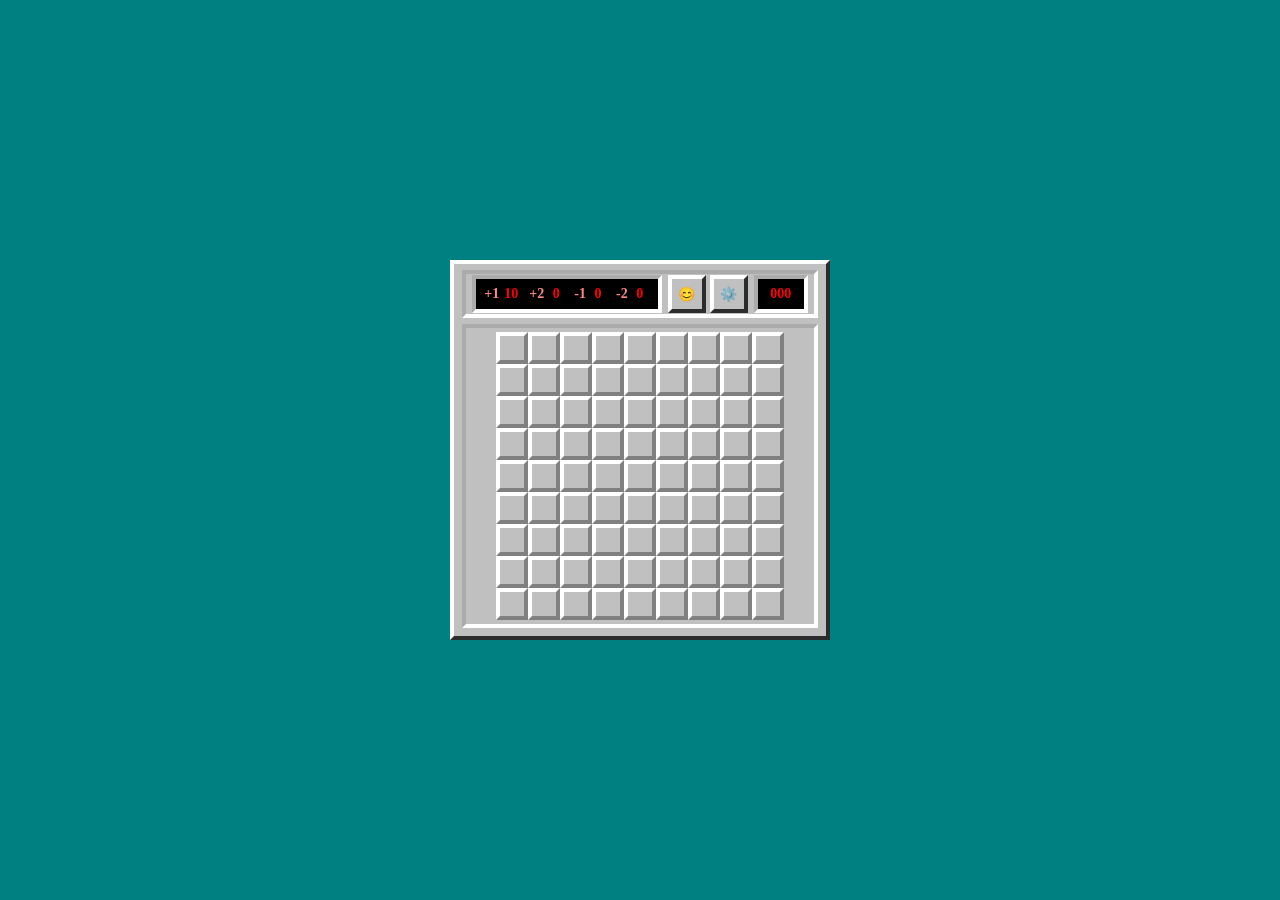
<file: index.html>
<!DOCTYPE html>
<head>
    <meta charset="UTF-8">
    <title>扫雷^</title>
    <link rel="icon" href="favicon.ico" type="image/x-icon">
    <style>
        :root {
            --cell-bg: #c0c0c0;
            --revealed-bg: #d1d5db;
            --num1-color: #0000ff;
            --num2-color: #008000;
            --num3-color: #ff0000;
            --num4-color: #000080;
            --num5-color: #800000;
            --num6-color: #008080;
            --num7-color: #000000;
            --num8-color: #808080;
            --neg-num1-color: #d94b8a;
            --neg-num2-color: #d94b2a;
            --neg-num3-color: #2b8fe7;
            --neg-num4-color: #e7c82b;
            --neg-num5-color: #2be7c8;
            --neg-num6-color: #e72b8f;
            --neg-num7-color: #8f2be7;
            --neg-num8-color: #2b8fe7;
            --zero-color: #ffffff;
            --cell-size: 32px;
            --gap-size: 0px;
            --flag-pos1-color: #ff0000;
            --flag-pos2-color: #ff8800;
            --flag-neg1-color: #0000ff;
            --flag-neg2-color: #800080;
        }

        * {
            box-sizing: border-box;
            margin: 0;
            padding: 0;
            -webkit-tap-highlight-color: transparent;
            user-select: none;
            -webkit-touch-callout: none;
        }

        body {
            background: #008080;
            min-height: 100vh;
            min-height: 100dvh;
            display: flex;
            justify-content: center;
            align-items: center;
            padding: 12px;
            touch-action: pan-y;
        }

        .game-container {
            background: #c0c0c0;
            border-radius: 0px;
            border: 4px outset;
            border-color: #ffffff #808080 #808080 #ffffff;
            padding: 6px 8px 8px;
            box-shadow: none;
            width: fit-content;
            max-width: 100%;
            position: relative;
            display: flex;
            flex-direction: column;
        }

        .game-title {
            display: none;
        }

        .status-bar {
            display: flex;
            justify-content: space-between;
            align-items: center;
            background: #c0c0c0;
            border: 4px inset #ffffff;
            padding: 4px 6px;
            margin-bottom: 6px;
            height: 48px;
            gap: 6px;
            border-radius: 0px;
            flex-shrink: 0;
        }

        .status-mines {
            display: flex;
            background: #000000;
            border: 4px inset #ffffff;
            padding: 2px 8px;
            gap: 8px;
            align-items: center;
            justify-content: center;
            height: 38px;
            flex-shrink: 0;
        }
        .mine-remain-item {
            display: flex;
            align-items: center;
            gap: 2px;
            font-weight: bold;
            color: #ff0000;
            font-size: 14px;
            line-height: 1;
        }
        .mine-remain-item .label {
            font-size: 14px;
            color: #ff8888;
        }
        .mine-remain-item .num {
            font-size: 14px;
            min-width: 20px;
            text-align: center;
        }
        .mine-remain-item .num.negative {
            color: #ff8888;
        }

        .status-buttons {
            display: flex;
            gap: 4px;
            flex-shrink: 0;
        }

        .reset-btn, .settings-btn {
            width: 38px;
            height: 38px;
            border-radius: 0px;
            border: 4px outset;
            border-color: #ffffff #808080 #808080 #ffffff;
            background: #c0c0c0;
            font-size: 14px;
            cursor: pointer;
            box-shadow: none;
            display: flex;
            align-items: center;
            justify-content: center;
            line-height: 1;
            touch-action: manipulation;
            flex-shrink: 0;
            transition: none;
        }
        .reset-btn:active, .settings-btn:active {
            border-style: inset;
            border-color: #808080 #ffffff #ffffff #808080;
            transform: translate(1px, 1px);
        }
        .reset-btn.game-over {
            animation: pulse 0.6s ease 3;
        }
        @keyframes pulse {
            0%, 100% { transform: scale(1); }
            50% { transform: scale(1.1); }
        }

        .settings-btn {
            font-size: 14px;
        }

        .status-timer {
            background: #000000;
            border: 4px inset #ffffff;
            padding: 2px 6px;
            height: 38px;
            display: flex;
            align-items: center;
            font-weight: bold;
            font-size: 14px;
            color: #ff0000;
            letter-spacing: 2px;
            flex-shrink: 0;
            min-width: 54px;
            justify-content: center;
        }
        .status-timer .icon { display: none; }
        .status-timer .number {
            background: transparent;
            color: #ff0000;
            padding: 0;
            border-radius: 0;
            font-size: 14px;
            font-weight: bold;
            letter-spacing: 0;
        }

        .grid-wrapper {
            position: relative;
            touch-action: pan-x pan-y;
            background: #c0c0c0;
            padding: 4px;
            border: 4px inset #ffffff;
            border-radius: 0px;
            overflow: auto;
            flex: 1;
            min-height: 0;
            -webkit-overflow-scrolling: touch;
            scrollbar-width: thin;
            scrollbar-color: #808080 #c0c0c0;
            display: flex;
            justify-content: center;
        }
        .grid-wrapper::-webkit-scrollbar {
            width: 8px;
            height: 8px;
        }
        .grid-wrapper::-webkit-scrollbar-thumb {
            background: #808080;
            border-radius: 0px;
            border: 1px solid #c0c0c0;
        }
        .grid-wrapper::-webkit-scrollbar-track {
            background: #c0c0c0;
        }

        /* ---- 圆柱 / 球形 边框高亮 ---- */
        .grid-wrapper.cyl-mode {
            border-left-color: #ff0000 !important;
            border-right-color: #ff0000 !important;
        }
        .grid-wrapper.sphere-mode {
            border-color: #ff0000 !important;
        }

        .grid {
            display: grid;
            gap: var(--gap-size);
            background: #c0c0c0;
            width: fit-content;
            height: fit-content;
        }

        .cell {
            background: var(--cell-bg);
            border-radius: 0px;
            display: flex;
            align-items: center;
            justify-content: center;
            font-size: calc(var(--cell-size) * 0.6);
            font-weight: 700;
            cursor: pointer;
            transition: none;
            border: 4px solid;
            border-color: #ffffff #808080 #808080 #ffffff;
            box-shadow: none;
            color: #1a1a2e;
            touch-action: none;
            position: relative;
            width: var(--cell-size);
            height: var(--cell-size);
            flex-shrink: 0;
        }
        .cell:active:not(.revealed):not(.flagged) {
            border-style: inset;
            border-color: #808080 #ffffff #ffffff #808080;
            transform: none;
            box-shadow: none;
        }
        .cell.revealed {
            background: var(--revealed-bg);
            border: 1px solid #808080;
            box-shadow: none;
            cursor: default;
        }
        .cell.revealed:active { transform: none; }
        
        .cell.flagged {
            background: var(--cell-bg);
            border: 4px solid;
            border-color: #ffffff #808080 #808080 #ffffff;
            box-shadow: none;
        }
        .cell.flagged .flag-label {
            font-size: 14px;
            font-weight: 700;
            line-height: 1;
            display: block;
            width: 100%;
            height: 100%;
            display: flex;
            align-items: center;
            justify-content: center;
        }
        .cell.flagged .flag-label.pos1 { background: var(--flag-pos1-color); color: #fff; }
        .cell.flagged .flag-label.pos2 { background: var(--flag-pos2-color); color: #fff; }
        .cell.flagged .flag-label.neg1 { background: var(--flag-neg1-color); color: #fff; }
        .cell.flagged .flag-label.neg2 { background: var(--flag-neg2-color); color: #fff; }

        .mine-emoji {
            font-size: calc(var(--cell-size) * 0.6);
            display: flex;
            align-items: center;
            justify-content: center;
            width: 100%;
            height: 100%;
            line-height: 1;
        }

        .cell.mine-exploded {
            background: #ff0000 !important;
            border: 1px solid #808080 !important;
        }
        .cell.mine-shown {
            background: var(--revealed-bg);
            border: 1px solid #808080 !important;
        }

        .cell.flag-wrong {
            background: #ff0000 !important;
            border: 1px solid #808080 !important;
        }
        .cell.flag-wrong .wrong-icon {
            font-size: calc(var(--cell-size) * 0.5);
            color: #ffffff;
            font-weight: bold;
        }
        
        .cell.right-pressed {
            border-style: inset !important;
            border-color: #808080 #ffffff #ffffff #808080 !important;
            transform: translate(1px, 1px) !important;
            box-shadow: none !important;
        }

        .cell.n1 { color: var(--num1-color); }
        .cell.n2 { color: var(--num2-color); }
        .cell.n3 { color: var(--num3-color); }
        .cell.n4 { color: var(--num4-color); }
        .cell.n5 { color: var(--num5-color); }
        .cell.n6 { color: var(--num6-color); }
        .cell.n7 { color: var(--num7-color); }
        .cell.n8 { color: var(--num8-color); }
        .cell.nn1 { color: var(--neg-num1-color); }
        .cell.nn2 { color: var(--neg-num2-color); }
        .cell.nn3 { color: var(--neg-num3-color); }
        .cell.nn4 { color: var(--neg-num4-color); }
        .cell.nn5 { color: var(--neg-num5-color); }
        .cell.nn6 { color: var(--neg-num6-color); }
        .cell.nn7 { color: var(--neg-num7-color); }
        .cell.nn8 { color: var(--neg-num8-color); }
        .cell.zero { color: var(--zero-color); }

        .cell.chord-highlight {
            box-shadow: 0 0 0 2px #ffcc00 !important;
            z-index: 2;
        }
        .cell.revealed.chord-highlight {
            box-shadow: 0 0 0 2px #ffcc00 !important;
        }

        .footer-hint { display: none; }

        .game-overlay {
            position: absolute;
            inset: 0;
            background: rgba(0, 0, 0, 0.6);
            border-radius: 0px;
            display: none;
            flex-direction: column;
            align-items: center;
            justify-content: center;
            gap: 8px;
            z-index: 10;
            animation: fadeIn 0.35s ease;
        }
        .game-overlay.show { display: flex; }
        @keyframes fadeIn {
            from { opacity: 0; transform: scale(0.96); }
            to { opacity: 1; transform: scale(1); }
        }
        .game-overlay .result-icon { font-size: 48px; line-height: 1; }
        .game-overlay .result-text { font-size: 20px; font-weight: 700; color: #ffffff; text-shadow: 0 2px 8px rgba(0,0,0,0.8); }
        .game-overlay .result-sub { font-size: 13px; color: rgba(255,255,255,0.9); margin-top: 4px; }

        .settings-overlay {
            position: fixed;
            inset: 0;
            background: rgba(0, 0, 0, 0.5);
            backdrop-filter: blur(4px);
            display: none;
            justify-content: center;
            align-items: center;
            z-index: 1000;
            padding: 20px;
            animation: fadeIn 0.25s ease;
        }
        .settings-overlay.open { display: flex; }
        .settings-panel {
            background: #c0c0c0;
            border-radius: 0px;
            border: 3px outset #fff;
            border-color: #ffffff #808080 #808080 #ffffff;
            max-width: 420px;
            width: 100%;
            max-height: 85vh;
            padding: 24px 20px 20px;
            display: flex;
            flex-direction: column;
            overflow: hidden;
            animation: slideUp 0.25s ease;
        }
        @keyframes slideUp {
            from { transform: translateY(30px); opacity: 0; }
            to { transform: translateY(0); opacity: 1; }
        }
        .settings-header {
            display: flex;
            justify-content: space-between;
            align-items: center;
            margin-bottom: 16px;
            flex-shrink: 0;
        }
        .settings-header h2 { font-size: 18px; font-weight: 700; color: #1a1a2e; }
        .settings-close {
            width: 38px;
            height: 38px;
            padding: 0;
            display: flex;
            align-items: center;
            justify-content: center;
            font-size: 20px;
            line-height: 1;
            background: #c0c0c0;
            border: 4px outset #fff;
            border-color: #ffffff #808080 #808080 #ffffff;
            cursor: pointer;
            color: #1a1a2e;
            touch-action: manipulation;
            flex-shrink: 0;
        }
        .settings-close:active {
            border-style: inset;
            transform: translate(1px, 1px);
        }
        .settings-tabs {
            display: flex;
            gap: 4px;
            margin-bottom: 16px;
            flex-shrink: 0;
            border-bottom: 2px solid #808080;
            padding-bottom: 4px;
        }
        .settings-tabs button {
            flex: 1;
            padding: 8px 0;
            border: 4px outset #fff;
            border-color: #ffffff #808080 #808080 #ffffff;
            background: #c0c0c0;
            font-size: 14px;
            font-weight: 600;
            color: #1a1a2e;
            cursor: pointer;
            transition: none;
            touch-action: manipulation;
        }
        .settings-tabs button:active {
            border-style: inset;
        }
        .settings-tabs button.active {
            background: #d1d5db;
            border-style: inset;
        }
        .settings-tabs button:active { transform: scale(0.96); }

        .settings-tab-content {
            display: none;
            overflow-y: auto;
            flex: 1;
            padding-right: 4px;
        }
        .settings-tab-content.active { display: block; }

        .settings-group { margin-bottom: 14px; }
        .settings-group label { display: block; font-size: 13px; font-weight: 600; color: #1a1a2e; margin-bottom: 4px; }
        .settings-color-row { display: flex; align-items: center; gap: 12px; }
        .settings-color-row input[type="color"] {
            width: 44px; height: 44px; border: 4px inset #808080; padding: 2px;
            cursor: pointer; background: #fff; flex-shrink: 0;
        }
        .settings-color-row input[type="text"] {
            flex: 1; padding: 8px 10px; border: 4px inset #808080;
            font-size: 14px; font-family: monospace; background: #f8f9fa; color: #1a1a2e;
            outline: none; 
        }

        .config-group { margin-bottom: 16px; }
        .config-group label { display: block; font-size: 13px; font-weight: 600; color: #1a1a2e; margin-bottom: 4px; }
        .config-group input[type="number"] {
            width: 100%; padding: 8px 12px; border: 4px inset #808080;
            font-size: 16px; font-family: monospace; background: #fff; color: #1a1a2e; outline: none;
        }
        .config-hint { font-size: 12px; color: #4a5568; margin-top: 4px; }

        .preset-grid {
            display: grid;
            grid-template-columns: repeat(4, 1fr);
            gap: 4px;
            margin-bottom: 6px;
        }
        .preset-btn {
            padding: 6px 4px;
            border: 4px outset #fff;
            border-color: #ffffff #808080 #808080 #ffffff;
            background: #c0c0c0;
            font-size: 11px;
            font-weight: 600;
            color: #1a1a2e;
            cursor: pointer;
            transition: none;
            touch-action: manipulation;
            text-align: center;
            line-height: 1.3;
            min-height: 32px;
        }
        .preset-btn:active {
            border-style: inset;
            transform: translate(1px, 1px);
        }

        .settings-actions {
            display: flex; gap: 12px; margin-top: 16px; flex-shrink: 0;
            padding-top: 12px; border-top: 2px solid #808080;
        }
        .settings-actions button {
            flex: 1; padding: 10px; border: 4px outset #fff;
            border-color: #ffffff #808080 #808080 #ffffff;
            background: #c0c0c0;
            font-size: 15px; font-weight: 600; cursor: pointer;
            transition: none; touch-action: manipulation;
        }
        .settings-actions button:active {
            border-style: inset;
            transform: translate(1px, 1px);
        }
        .btn-reset-default { background: #c0c0c0; color: #1a1a2e; }
        .btn-save { background: #d1d5db; color: #1a1a2e; }

        @media (max-width: 450px) {
            .game-container { padding: 4px 4px 6px; }
            .status-bar { padding: 4px 4px; height: 42px; gap: 4px; }
            .status-mines { padding: 2px 6px; gap: 4px; height: 32px; }
            .mine-remain-item { font-size: 10px; }
            .mine-remain-item .label { font-size: 8px; }
            .mine-remain-item .num { font-size: 14px; min-width: 14px; }
            .reset-btn, .settings-btn { width: 32px; height: 32px; font-size: 18px; }
            .settings-btn { font-size: 15px; }
            .status-timer { font-size: 18px; height: 32px; min-width: 44px; }
            .status-timer .number { font-size: 18px; }
            :root { --cell-size: 28px; }
            .preset-grid { grid-template-columns: repeat(3, 1fr); }
            .preset-btn { font-size: 10px; padding: 4px 3px; }
        }
        @media (max-width: 380px) {
            .status-mines { padding: 2px 4px; gap: 2px; height: 28px; }
            .mine-remain-item { font-size: 14px; }
            .mine-remain-item .label { font-size: 14px; }
            .mine-remain-item .num { font-size: 14px; min-width: 12px; }
            .reset-btn, .settings-btn { width: 28px; height: 28px; font-size: 15px; }
            .settings-btn { font-size: 14px; }
            .status-timer { font-size: 14px; height: 28px; min-width: 36px; }
            .status-timer .number { font-size: 14px; }
            :root { --cell-size: 24px; }
        }
        @media (max-height: 500px) and (orientation: landscape) {
            .game-container { padding: 4px 8px 6px; max-width: 100%; }
            .status-bar { height: 34px; padding: 2px 6px; margin-bottom: 4px; gap: 4px; }
            .status-mines { padding: 2px 4px; gap: 2px; height: 26px; }
            .mine-remain-item { font-size: 14px; }
            .mine-remain-item .num { font-size: 14px; min-width: 12px; }
            .reset-btn, .settings-btn { width: 26px; height: 26px; font-size: 14px; }
            .settings-btn { font-size: 14px; }
            .status-timer { font-size: 14px; height: 26px; min-width: 34px; }
            .status-timer .number { font-size: 14px; }
            :root { --cell-size: 20px; }
        }
        @supports (padding: max(0px)) {
            .game-container { padding-left: max(8px, env(safe-area-inset-left)); padding-right: max(8px, env(safe-area-inset-right)); }
        }

        input[type="checkbox"] {
            appearance: none;
            -webkit-appearance: none;
            width: 18px;
            height: 18px;
            background: #c0c0c0;
            border: 4px outset;
            border-color: #ffffff #808080 #808080 #ffffff;
            cursor: pointer;
            position: relative;
            flex-shrink: 0;
            margin-right: 4px;
            vertical-align: middle;
        }
        input[type="checkbox"]:checked {
            border-style: inset;
            border-color: #808080 #ffffff #ffffff #808080;
        }
        input[type="checkbox"]:checked::after {
            content: '✓';
            position: absolute;
            top: 50%;
            left: 50%;
            transform: translate(-50%, -50%);
            font-weight: bold;
            color: #000;
            font-size: 16px;
            line-height: 1;
        }
        .config-group label {
            display: flex;
            align-items: center;
            gap: 4px;
            font-weight: 400;
            cursor: pointer;
            margin-bottom: 0;
        }
    </style>
</head>
<body>

<div class="game-container" id="app">
    <div class="status-bar">
        <div class="status-mines" id="statusMines">
            <span class="mine-remain-item"><span class="label">+1</span><span class="num" id="pos1Remain">0</span></span>
            <span class="mine-remain-item"><span class="label">+2</span><span class="num" id="pos2Remain">0</span></span>
            <span class="mine-remain-item"><span class="label">-1</span><span class="num" id="neg1Remain">0</span></span>
            <span class="mine-remain-item"><span class="label">-2</span><span class="num" id="neg2Remain">0</span></span>
        </div>
        <div class="status-buttons">
            <button class="reset-btn" id="resetBtn" aria-label="重新开始">😊</button>
            <button class="settings-btn" id="settingsBtn" aria-label="设置">⚙️</button>
        </div>
        <div class="status-timer">
            <span class="number" id="timerDisplay">000</span>
        </div>
    </div>

    <div class="grid-wrapper" id="gridWrapper">
        <div class="grid" id="grid"></div>
        <div class="game-overlay" id="gameOverlay">
            <div class="result-icon" id="resultIcon">💥</div>
            <div class="result-text" id="resultText">游戏结束</div>
            <div class="result-sub" id="resultSub">点击 😊 重新开始</div>
        </div>
    </div>
</div>

<div class="settings-overlay" id="settingsOverlay">
    <div class="settings-panel">
        <div class="settings-header">
            <h2>⚙️ 设置</h2>
            <button class="settings-close" id="settingsClose">✕</button>
        </div>
        <div class="settings-tabs" id="settingsTabs">
            <button class="active" data-tab="color">🎨 颜色</button>
            <button data-tab="config">⚙️ 配置</button>
        </div>
        <div class="settings-tab-content active" id="tabColor">
            <div id="settingsItems"></div>
        </div>
        <div class="settings-tab-content" id="tabConfig">
            <div class="config-group">
                <label>🌐 连通模式</label>
                <div style="display:flex; gap:16px; margin-top:4px; flex-wrap:wrap;">
                    <label>
                        <input type="checkbox" id="cylindricalCheck"> 圆柱形（左右连通）
                    </label>
                    <label>
                        <input type="checkbox" id="sphericalCheck"> 球形（上下左右连通）
                    </label>
                </div>
                <div class="config-hint">两者互斥，开启一个自动关闭另一个</div>
            </div>

            <div class="config-group" style="margin-bottom: 12px;">
                <span class="preset-label">📌 预设配置</span>
                <div class="preset-grid" id="presetGrid"></div>
            </div>

            <div class="config-group">
                <label for="configCols">宽度（列数）</label>
                <input type="number" id="configCols" min="1" max="72" value="9">
                <div class="config-hint">1 ~ 72，且不能与高度同时为 1</div>
            </div>
            <div class="config-group">
                <label for="configRows">高度（行数）</label>
                <input type="number" id="configRows" min="1" max="48" value="9">
                <div class="config-hint">1 ~ 48</div>
            </div>
            
            <div class="config-group">
                <label for="configMines">总雷数</label>
                <input type="number" id="configMines" min="1" value="10">
                <div class="config-hint" id="mineHint">最大 ≤ floor(行×列/2)</div>
            </div>
            <div class="config-group">
                <label for="configPosDouble">正双雷数量 (+2)</label>
                <input type="number" id="configPosDouble" min="0" value="0">
                <div class="config-hint">≥0，且 ≤ 总雷数</div>
            </div>
            <div class="config-group">
                <label for="configNegTotal">负雷总数 (-1 和 -2)</label>
                <input type="number" id="configNegTotal" min="0" value="0">
                <div class="config-hint" id="negTotalHint">≤ 总雷数 − 正双雷数</div>
            </div>
            <div class="config-group">
                <label for="configNegDouble">负双雷数量 (-2)</label>
                <input type="number" id="configNegDouble" min="0" value="0">
                <div class="config-hint">0 ~ 负雷总数</div>
            </div>
        </div>
        <div class="settings-actions">
            <button class="btn-reset-default" id="resetDefaultColors">重置默认</button>
            <button class="btn-save" id="saveSettings">保存</button>
        </div>
    </div>
</div>

<script>
    (function() {
        'use strict';

        // ---------- 常量 ----------
        const DEFAULT_ROWS = 9;
        const DEFAULT_COLS = 9;
        const DEFAULT_MINES = 10;
        const DEFAULT_POS_DOUBLE = 0;
        const DEFAULT_NEG_TOTAL = 0;
        const DEFAULT_NEG_DOUBLE = 0;
        const LONG_PRESS_MS = 450;

        // ---------- 预设配置数据 ----------
        const PRESET_DATA = [
            { name: '初级', rows: 9, cols: 9, mines: 10, posDouble: 0, negTotal: 0, negDouble: 0 },
            { name: '中级', rows: 16, cols: 16, mines: 40, posDouble: 0, negTotal: 0, negDouble: 0 },
            { name: '专家', rows: 16, cols: 30, mines: 99, posDouble: 0, negTotal: 0, negDouble: 0 },
            { name: '初级-双雷', rows: 9, cols: 9, mines: 10, posDouble: 3, negTotal: 0, negDouble: 0 },
            { name: '中级-双雷', rows: 16, cols: 16, mines: 40, posDouble: 12, negTotal: 0, negDouble: 0 },
            { name: '专家-双雷', rows: 16, cols: 30, mines: 99, posDouble: 39, negTotal: 0, negDouble: 0 },
            { name: '初级-负雷', rows: 9, cols: 9, mines: 10, posDouble: 0, negTotal: 3, negDouble: 0 },
            { name: '中级-负雷', rows: 16, cols: 16, mines: 40, posDouble: 0, negTotal: 12, negDouble: 0 },
            { name: '专家-负雷', rows: 16, cols: 30, mines: 99, posDouble: 0, negTotal: 39, negDouble: 0 },
            { name: '初级-负双雷', rows: 9, cols: 9, mines: 10, posDouble: 1, negTotal: 2, negDouble: 1 },
            { name: '中级-负双雷', rows: 16, cols: 16, mines: 40, posDouble: 5, negTotal: 7, negDouble: 2 },
            { name: '专家-负双雷', rows: 16, cols: 30, mines: 99, posDouble: 15, negTotal: 24, negDouble: 9 },
        ];

        // ---------- DOM 引用 ----------
        const gridEl = document.getElementById('grid');
        const timerDisplayEl = document.getElementById('timerDisplay');
        const resetBtn = document.getElementById('resetBtn');
        const overlay = document.getElementById('gameOverlay');
        const resultIcon = document.getElementById('resultIcon');
        const resultText = document.getElementById('resultText');
        const resultSub = document.getElementById('resultSub');
        const gridWrapper = document.getElementById('gridWrapper');
        const settingsBtn = document.getElementById('settingsBtn');
        const settingsOverlay = document.getElementById('settingsOverlay');
        const settingsClose = document.getElementById('settingsClose');
        const settingsItems = document.getElementById('settingsItems');
        const resetDefaultColorsBtn = document.getElementById('resetDefaultColors');
        const saveSettingsBtn = document.getElementById('saveSettings');
        const configRows = document.getElementById('configRows');
        const configCols = document.getElementById('configCols');
        const configMines = document.getElementById('configMines');
        const configPosDouble = document.getElementById('configPosDouble');
        const configNegTotal = document.getElementById('configNegTotal');
        const configNegDouble = document.getElementById('configNegDouble');
        const mineHint = document.getElementById('mineHint');
        const negTotalHint = document.getElementById('negTotalHint');
        const settingsTabs = document.getElementById('settingsTabs');
        const presetGrid = document.getElementById('presetGrid');
        const cylindricalCheck = document.getElementById('cylindricalCheck');
        const sphericalCheck = document.getElementById('sphericalCheck');

        const pos1RemainEl = document.getElementById('pos1Remain');
        const pos2RemainEl = document.getElementById('pos2Remain');
        const neg1RemainEl = document.getElementById('neg1Remain');
        const neg2RemainEl = document.getElementById('neg2Remain');

        // ---------- 颜色变量 ----------
        const colorVars = {
            '未揭开背景': '--cell-bg',
            '已揭开背景': '--revealed-bg',
            '数字1颜色': '--num1-color',
            '数字2颜色': '--num2-color',
            '数字3颜色': '--num3-color',
            '数字4颜色': '--num4-color',
            '数字5颜色': '--num5-color',
            '数字6颜色': '--num6-color',
            '数字7颜色': '--num7-color',
            '数字8颜色': '--num8-color',
            '负数字1颜色': '--neg-num1-color',
            '负数字2颜色': '--neg-num2-color',
            '负数字3颜色': '--neg-num3-color',
            '负数字4颜色': '--neg-num4-color',
            '负数字5颜色': '--neg-num5-color',
            '负数字6颜色': '--neg-num6-color',
            '负数字7颜色': '--neg-num7-color',
            '负数字8颜色': '--neg-num8-color',
            '数字0颜色': '--zero-color',
            '+1标记颜色': '--flag-pos1-color',
            '+2标记颜色': '--flag-pos2-color',
            '-1标记颜色': '--flag-neg1-color',
            '-2标记颜色': '--flag-neg2-color',
        };

        const defaultColors = {
            '--cell-bg': '#c0c0c0',
            '--revealed-bg': '#d1d5db',
            '--num1-color': '#0000ff',
            '--num2-color': '#008000',
            '--num3-color': '#ff0000',
            '--num4-color': '#000080',
            '--num5-color': '#800000',
            '--num6-color': '#008080',
            '--num7-color': '#000000',
            '--num8-color': '#808080',
            '--neg-num1-color': '#d94b8a',
            '--neg-num2-color': '#d94b2a',
            '--neg-num3-color': '#2b8fe7',
            '--neg-num4-color': '#e7c82b',
            '--neg-num5-color': '#2be7c8',
            '--neg-num6-color': '#e72b8f',
            '--neg-num7-color': '#8f2be7',
            '--neg-num8-color': '#2b8fe7',
            '--zero-color': '#ffffff',
            '--flag-pos1-color': '#ff0000',
            '--flag-pos2-color': '#ff8800',
            '--flag-neg1-color': '#0000ff',
            '--flag-neg2-color': '#800080',
        };

        // ---------- 游戏配置 ----------
        let ROWS = DEFAULT_ROWS;
        let COLS = DEFAULT_COLS;
        let TOTAL_MINES = DEFAULT_MINES;
        let POS_DOUBLE = DEFAULT_POS_DOUBLE;
        let NEG_TOTAL = DEFAULT_NEG_TOTAL;
        let NEG_DOUBLE = DEFAULT_NEG_DOUBLE;
        let CYLINDRICAL = false;
        let SPHERICAL = false;

        let configPos1 = 0;
        let configPos2 = 0;
        let configNeg1 = 0;
        let configNeg2 = 0;

        // ---------- 游戏状态 ----------
        let board = [];
        let gameActive = false;
        let gameOver = false;
        let firstClick = true;
        let flagCount = 0;
        let revealedCount = 0;
        let timerInterval = null;
        let seconds = 0;
        let timerStarted = false;

        let touchState = {
            cell: null,
            row: -1,
            col: -1,
            timer: null,
            startX: 0,
            startY: 0,
            isLongPress: false,
        };

        // ---------- 工具函数 ----------
        function formatTime(sec) {
            return String(Math.min(sec, 999)).padStart(3, '0');
        }

        // ---------- 邻接函数（核心） ----------
        function getNeighbors(row, col) {
            const neighbors = [];
            for (let dr = -1; dr <= 1; dr++) {
                for (let dc = -1; dc <= 1; dc++) {
                    if (dr === 0 && dc === 0) continue;
                    let nr = row + dr;
                    let nc = col + dc;
                    let valid = true;
                    if (SPHERICAL) {
                        nr = ((nr % ROWS) + ROWS) % ROWS;
                        nc = ((nc % COLS) + COLS) % COLS;
                    } else if (CYLINDRICAL) {
                        nc = ((nc % COLS) + COLS) % COLS;
                        if (nr < 0 || nr >= ROWS) valid = false;
                    } else {
                        if (nr < 0 || nr >= ROWS || nc < 0 || nc >= COLS) valid = false;
                    }
                    if (valid) {
                        neighbors.push({ row: nr, col: nc });
                    }
                }
            }
            return neighbors;
        }

        // ---------- 颜色设置 ----------
        function getCurrentColors() {
            const colors = {};
            for (const [label, varName] of Object.entries(colorVars)) {
                const val = getComputedStyle(document.documentElement).getPropertyValue(varName).trim();
                colors[varName] = val || defaultColors[varName];
            }
            return colors;
        }
        function applyColors(colorMap) {
            for (const [varName, hex] of Object.entries(colorMap)) {
                if (hex && hex.startsWith('#')) {
                    document.documentElement.style.setProperty(varName, hex);
                }
            }
        }
        function saveColorsToStorage(colorMap) {
            try { localStorage.setItem('minesweeper-colors', JSON.stringify(colorMap)); } catch (_) {}
        }
        function loadColorsFromStorage() {
            try {
                const data = localStorage.getItem('minesweeper-colors');
                if (data) {
                    const parsed = JSON.parse(data);
                    const valid = {};
                    for (const [key, val] of Object.entries(parsed)) {
                        if (defaultColors.hasOwnProperty(key) && val && val.startsWith('#')) {
                            valid[key] = val;
                        }
                    }
                    if (Object.keys(valid).length > 0) return valid;
                }
            } catch (_) {}
            return null;
        }
        function resetToDefaultColors() {
            applyColors(defaultColors);
            saveColorsToStorage(defaultColors);
            buildSettingsItems();
        }
        function buildSettingsItems() {
            const colors = getCurrentColors();
            let html = '';
            for (const [label, varName] of Object.entries(colorVars)) {
                const hex = colors[varName] || defaultColors[varName];
                html += `
                    <div class="settings-group" data-var="${varName}">
                        <label>${label}</label>
                        <div class="settings-color-row">
                            <input type="color" value="${hex}" data-var="${varName}">
                            <input type="text" value="${hex}" data-var="${varName}" spellcheck="false">
                        </div>
                    </div>
                `;
            }
            settingsItems.innerHTML = html;
            settingsItems.querySelectorAll('.settings-color-row').forEach(row => {
                const colorInput = row.querySelector('input[type="color"]');
                const textInput = row.querySelector('input[type="text"]');
                const varName = colorInput.dataset.var;
                colorInput.addEventListener('input', function() {
                    textInput.value = this.value;
                });
                textInput.addEventListener('input', function() {
                    const val = this.value.trim();
                    if (/^#[0-9a-fA-F]{6}$/.test(val)) {
                        colorInput.value = val;
                    }
                });
                textInput.addEventListener('blur', function() {
                    const val = this.value.trim();
                    if (!/^#[0-9a-fA-F]{6}$/.test(val)) {
                        this.value = colorInput.value;
                    }
                });
            });
        }

        // ---------- 配置存储 ----------
        function loadConfigFromStorage() {
            try {
                const data = localStorage.getItem('minesweeper-config');
                if (data) {
                    const parsed = JSON.parse(data);
                    if (parsed.rows && parsed.cols && parsed.mines !== undefined &&
                        parsed.posDouble !== undefined && parsed.negTotal !== undefined &&
                        parsed.negDouble !== undefined) {
                        return parsed;
                    }
                }
            } catch (_) {}
            return null;
        }
        function saveConfigToStorage(rows, cols, mines, posDouble, negTotal, negDouble, cylindrical, spherical) {
            try {
                localStorage.setItem('minesweeper-config', JSON.stringify({
                    rows, cols, mines, posDouble, negTotal, negDouble,
                    cylindrical: !!cylindrical,
                    spherical: !!spherical
                }));
            } catch (_) {}
        }

        function calcConfigCounts() {
            configPos1 = TOTAL_MINES - POS_DOUBLE - NEG_TOTAL;
            configPos2 = POS_DOUBLE;
            configNeg1 = NEG_TOTAL - NEG_DOUBLE;
            configNeg2 = NEG_DOUBLE;
            if (configPos1 < 0) configPos1 = 0;
            if (configNeg1 < 0) configNeg1 = 0;
        }

        function applyConfig(rows, cols, mines, posDouble, negTotal, negDouble, cylindrical, spherical) {
            ROWS = rows;
            COLS = cols;
            TOTAL_MINES = mines;
            POS_DOUBLE = posDouble;
            NEG_TOTAL = negTotal;
            NEG_DOUBLE = negDouble;
            CYLINDRICAL = !!cylindrical;
            SPHERICAL = !!spherical;
            if (SPHERICAL) CYLINDRICAL = false;
            calcConfigCounts();
            cylindricalCheck.checked = CYLINDRICAL;
            sphericalCheck.checked = SPHERICAL;
            configRows.value = rows;
            configCols.value = cols;
            configMines.value = mines;
            configPosDouble.value = posDouble;
            configNegTotal.value = negTotal;
            configNegDouble.value = negDouble;
            updateHints();

            // 更新边框高亮
            gridWrapper.classList.remove('cyl-mode', 'sphere-mode');
            if (CYLINDRICAL) gridWrapper.classList.add('cyl-mode');
            if (SPHERICAL) gridWrapper.classList.add('sphere-mode');
        }

        function validateConfig() {
            let rows = parseInt(configRows.value, 10);
            let cols = parseInt(configCols.value, 10);
            let mines = parseInt(configMines.value, 10);
            let posDouble = parseInt(configPosDouble.value, 10);
            let negTotal = parseInt(configNegTotal.value, 10);
            let negDouble = parseInt(configNegDouble.value, 10);

            if (isNaN(rows) || rows < 1) rows = 1;
            if (isNaN(cols) || cols < 1) cols = 1;
            if (rows > 48) rows = 48;
            if (cols > 72) cols = 72;
            if (rows === 1 && cols === 1) {
                alert('高度和宽度不能同时为 1，请至少增加一个维度。');
                return null;
            }
            const maxTotal = Math.floor((rows * cols) / 2);
            if (isNaN(mines) || mines < 1) mines = 1;
            if (mines > maxTotal) mines = maxTotal;

            if (isNaN(posDouble) || posDouble < 0) posDouble = 0;
            if (posDouble > mines) posDouble = mines;

            if (isNaN(negTotal) || negTotal < 0) negTotal = 0;
            if (negTotal > (mines - posDouble)) negTotal = mines - posDouble;

            if (isNaN(negDouble) || negDouble < 0) negDouble = 0;
            if (negDouble > negTotal) negDouble = negTotal;

            configRows.value = rows;
            configCols.value = cols;
            configMines.value = mines;
            configPosDouble.value = posDouble;
            configNegTotal.value = negTotal;
            configNegDouble.value = negDouble;
            updateHints();
            return { rows, cols, mines, posDouble, negTotal, negDouble };
        }

        function updateHints() {
            const rows = parseInt(configRows.value) || 1;
            const cols = parseInt(configCols.value) || 1;
            const maxTotal = Math.floor((rows * cols) / 2);
            const current = parseInt(configMines.value) || 1;
            mineHint.textContent = `最大 ≤ ${maxTotal}（当前 ${Math.min(current, maxTotal)}）`;
            if (current > maxTotal) configMines.value = maxTotal;
            if (current < 1) configMines.value = 1;

            const mines = parseInt(configMines.value) || 1;
            const posDouble = parseInt(configPosDouble.value) || 0;
            if (posDouble > mines) configPosDouble.value = mines;
            const negTotal = parseInt(configNegTotal.value) || 0;
            const maxNeg = mines - posDouble;
            if (negTotal > maxNeg) configNegTotal.value = maxNeg;
            if (negTotal < 0) configNegTotal.value = 0;
            negTotalHint.textContent = `≤ 总雷数 − 正双雷数 = ${maxNeg}`;

            const negDouble = parseInt(configNegDouble.value) || 0;
            const negTotalVal = parseInt(configNegTotal.value) || 0;
            if (negDouble > negTotalVal) configNegDouble.value = negTotalVal;
            if (negDouble < 0) configNegDouble.value = 0;
        }

        function saveConfigAndApply() {
            const cfg = validateConfig();
            if (!cfg) return false;
            const cyl = cylindricalCheck.checked;
            const sph = sphericalCheck.checked;
            if (sph) cylindricalCheck.checked = false;
            const finalCyl = cylindricalCheck.checked;
            const finalSph = sphericalCheck.checked;
            saveConfigToStorage(cfg.rows, cfg.cols, cfg.mines, cfg.posDouble, cfg.negTotal, cfg.negDouble, finalCyl, finalSph);
            applyConfig(cfg.rows, cfg.cols, cfg.mines, cfg.posDouble, cfg.negTotal, cfg.negDouble, finalCyl, finalSph);
            resetGame();
            return true;
        }

        // ---------- 预设应用 ----------
        function buildPresetButtons() {
            presetGrid.innerHTML = '';
            PRESET_DATA.forEach((p, idx) => {
                const btn = document.createElement('button');
                btn.className = 'preset-btn';
                btn.dataset.index = idx;
                btn.textContent = p.name;
                presetGrid.appendChild(btn);
            });
        }

        function applyPreset(index) {
            const p = PRESET_DATA[index];
            if (!p) return;

            const maxTotal = Math.floor((p.rows * p.cols) / 2);
            let mines = p.mines;
            if (mines > maxTotal) {
                alert(`预设 "${p.name}" 的雷数 (${mines}) 超过了该棋盘的最大允许值 (${maxTotal})，已自动调整为 ${maxTotal}。`);
                mines = maxTotal;
            }

            let posDouble = p.posDouble;
            let negTotal = p.negTotal;
            let negDouble = p.negDouble;
            if (posDouble > mines) posDouble = mines;
            if (negTotal > (mines - posDouble)) negTotal = mines - posDouble;
            if (negDouble > negTotal) negDouble = negTotal;

            configRows.value = p.rows;
            configCols.value = p.cols;
            configMines.value = mines;
            configPosDouble.value = posDouble;
            configNegTotal.value = negTotal;
            configNegDouble.value = negDouble;
            updateHints();

            const cfg = validateConfig();
            if (cfg) {
                const cyl = cylindricalCheck.checked;
                const sph = sphericalCheck.checked;
                saveConfigToStorage(cfg.rows, cfg.cols, cfg.mines, cfg.posDouble, cfg.negTotal, cfg.negDouble, cyl, sph);
                applyConfig(cfg.rows, cfg.cols, cfg.mines, cfg.posDouble, cfg.negTotal, cfg.negDouble, cyl, sph);
                resetGame();
            }
        }

        // ---------- 生成雷 ----------
        function placeMines(board, safeRow, safeCol) {
            const totalCells = ROWS * COLS;
            const maxTotal = Math.floor(totalCells / 2);
            if (TOTAL_MINES > maxTotal) TOTAL_MINES = maxTotal;
            if (POS_DOUBLE > TOTAL_MINES) POS_DOUBLE = TOTAL_MINES;
            if (NEG_TOTAL > (TOTAL_MINES - POS_DOUBLE)) NEG_TOTAL = TOTAL_MINES - POS_DOUBLE;
            if (NEG_DOUBLE > NEG_TOTAL) NEG_DOUBLE = NEG_TOTAL;
            calcConfigCounts();

            const posSingle = configPos1;
            const negSingle = configNeg1;

            if (posSingle < 0 || negSingle < 0) {
                alert('配置不合理，请调整。');
                return false;
            }

            const positions = [];
            for (let r = 0; r < ROWS; r++) {
                for (let c = 0; c < COLS; c++) {
                    positions.push([r, c]);
                }
            }
            const safeSet = new Set();
            safeSet.add(safeRow * COLS + safeCol);
            const nbrs = getNeighbors(safeRow, safeCol);
            for (const n of nbrs) {
                safeSet.add(n.row * COLS + n.col);
            }
            const candidates = positions.filter(([r, c]) => !safeSet.has(r * COLS + c));

            const weights = [];
            for (let i = 0; i < posSingle; i++) weights.push(1);
            for (let i = 0; i < POS_DOUBLE; i++) weights.push(2);
            for (let i = 0; i < negSingle; i++) weights.push(-1);
            for (let i = 0; i < NEG_DOUBLE; i++) weights.push(-2);

            for (let i = weights.length - 1; i > 0; i--) {
                const j = Math.floor(Math.random() * (i + 1));
                [weights[i], weights[j]] = [weights[j], weights[i]];
            }

            for (let attempt = 0; attempt < 2000; attempt++) {
                const shuffled = [...candidates];
                for (let i = shuffled.length - 1; i > 0; i--) {
                    const j = Math.floor(Math.random() * (i + 1));
                    [shuffled[i], shuffled[j]] = [shuffled[j], shuffled[i]];
                }
                if (shuffled.length < weights.length) continue;

                for (let r = 0; r < ROWS; r++) {
                    for (let c = 0; c < COLS; c++) {
                        board[r][c].weight = 0;
                    }
                }

                for (let i = 0; i < weights.length; i++) {
                    const [r, c] = shuffled[i];
                    board[r][c].weight = weights[i];
                }

                let valid = true;
                for (let r = 0; r < ROWS && valid; r++) {
                    for (let c = 0; c < COLS && valid; c++) {
                        let sum = 0;
                        let hasNeighbor = false;
                        const nbrs2 = getNeighbors(r, c);
                        for (const n of nbrs2) {
                            const w = board[n.row][n.col].weight;
                            if (w !== 0) hasNeighbor = true;
                            sum += w;
                        }
                        if (hasNeighbor && Math.abs(sum) > 8) {
                            valid = false;
                            break;
                        }
                        board[r][c].displayNum = sum;
                        board[r][c].hasNeighbor = hasNeighbor;
                    }
                }
                if (valid) {
                    return true;
                }
            }

            alert('无法生成满足相邻雷数绝对值≤8的布局，请减少雷数或调整正负雷比例。');
            const newTotal = Math.floor(TOTAL_MINES * 0.8);
            if (newTotal < 1) return false;
            TOTAL_MINES = newTotal;
            if (POS_DOUBLE > TOTAL_MINES) POS_DOUBLE = TOTAL_MINES;
            if (NEG_TOTAL > (TOTAL_MINES - POS_DOUBLE)) NEG_TOTAL = TOTAL_MINES - POS_DOUBLE;
            if (NEG_DOUBLE > NEG_TOTAL) NEG_DOUBLE = NEG_TOTAL;
            calcConfigCounts();
            return placeMines(board, safeRow, safeCol);
        }

        // ---------- 初始化棋盘 ----------
        function createEmptyBoard() {
            const b = [];
            for (let r = 0; r < ROWS; r++) {
                b[r] = [];
                for (let c = 0; c < COLS; c++) {
                    b[r][c] = {
                        weight: 0,
                        revealed: false,
                        flagType: 0,
                        displayNum: 0,
                        hasNeighbor: false,
                    };
                }
            }
            return b;
        }

        // ---------- 更新四种雷剩余数量 ----------
        function updateMineRemaining() {
            let markedPos1 = 0, markedPos2 = 0, markedNeg1 = 0, markedNeg2 = 0;
            for (let r = 0; r < ROWS; r++) {
                for (let c = 0; c < COLS; c++) {
                    const ft = board[r][c].flagType;
                    if (ft === 1) markedPos1++;
                    else if (ft === 2) markedPos2++;
                    else if (ft === 3) markedNeg1++;
                    else if (ft === 4) markedNeg2++;
                }
            }

            const remainPos1 = configPos1 - markedPos1;
            const remainPos2 = configPos2 - markedPos2;
            const remainNeg1 = configNeg1 - markedNeg1;
            const remainNeg2 = configNeg2 - markedNeg2;

            pos1RemainEl.textContent = remainPos1;
            pos2RemainEl.textContent = remainPos2;
            neg1RemainEl.textContent = remainNeg1;
            neg2RemainEl.textContent = remainNeg2;

            [pos1RemainEl, pos2RemainEl, neg1RemainEl, neg2RemainEl].forEach(el => {
                const val = parseInt(el.textContent, 10);
                if (val < 0) el.classList.add('negative');
                else el.classList.remove('negative');
            });
        }

        // ---------- 渲染 ----------
        function render() {
            gridEl.innerHTML = '';
            gridEl.style.gridTemplateColumns = `repeat(${COLS}, var(--cell-size))`;
            gridEl.style.gridTemplateRows = `repeat(${ROWS}, var(--cell-size))`;
            gridEl.style.gap = 'var(--gap-size)';

            for (let r = 0; r < ROWS; r++) {
                for (let c = 0; c < COLS; c++) {
                    const cell = document.createElement('div');
                    cell.className = 'cell';
                    cell.dataset.row = r;
                    cell.dataset.col = c;
                    cell.dataset.revealed = 'false';
                    gridEl.appendChild(cell);
                }
            }
            updateUI();
        }

        function getCellEl(row, col) {
            return gridEl.querySelector(`.cell[data-row="${row}"][data-col="${col}"]`);
        }

        function updateUI() {
            timerDisplayEl.textContent = formatTime(seconds);

            for (let r = 0; r < ROWS; r++) {
                for (let c = 0; c < COLS; c++) {
                    const data = board[r][c];
                    const el = getCellEl(r, c);
                    if (!el) continue;

                    el.className = 'cell';
                    el.textContent = '';
                    el.style.color = '';

                    if (data.revealed) {
                        el.classList.add('revealed');
                        if (data.weight !== 0) {
                            el.classList.add('mine-shown');
                            const span = document.createElement('span');
                            span.className = 'mine-emoji';
                            if (data.weight === 1) span.textContent = '💣';
                            else if (data.weight === 2) span.textContent = '💥';
                            else if (data.weight === -1) span.textContent = '❄️';
                            else if (data.weight === -2) span.textContent = '🌀';
                            el.appendChild(span);
                        } else {
                            const num = data.displayNum;
                            if (num !== 0 || data.hasNeighbor) {
                                el.textContent = num;
                                if (num > 0) {
                                    el.classList.add('n' + num);
                                } else if (num < 0) {
                                    el.classList.add('nn' + Math.abs(num));
                                } else {
                                    el.classList.add('zero');
                                }
                            }
                        }
                    } else if (data.flagType > 0) {
                        el.classList.add('flagged');
                        const label = document.createElement('span');
                        label.className = 'flag-label';
                        if (data.flagType === 1) {
                            label.textContent = '+1';
                            label.classList.add('pos1');
                        } else if (data.flagType === 2) {
                            label.textContent = '+2';
                            label.classList.add('pos2');
                        } else if (data.flagType === 3) {
                            label.textContent = '-1';
                            label.classList.add('neg1');
                        } else if (data.flagType === 4) {
                            label.textContent = '-2';
                            label.classList.add('neg2');
                        }
                        el.appendChild(label);
                    }
                }
            }

            updateMineRemaining();

            if (gameOver) {
                const isWin = checkWin();
                resetBtn.textContent = isWin ? '😎' : '😵';
                resetBtn.classList.add('game-over');
            } else {
                resetBtn.textContent = '😊';
                resetBtn.classList.remove('game-over');
            }
        }

        // ---------- chord ----------
        function chord(row, col) {
            const data = board[row][col];
            if (!data.revealed) return;

            let neighbors = [];
            let totalWeight = 0;
            let positiveWeight = 0;
            let negativeWeight = 0;

            const nbrs = getNeighbors(row, col);
            for (const n of nbrs) {
                const neighbor = board[n.row][n.col];
                if (neighbor.flagType > 0) {
                    let weight = 0;
                    if (neighbor.flagType === 1) weight = 1;
                    else if (neighbor.flagType === 2) weight = 2;
                    else if (neighbor.flagType === 3) weight = -1;
                    else if (neighbor.flagType === 4) weight = -2;
                    totalWeight += weight;
                    if (weight > 0) positiveWeight += weight;
                    else if (weight < 0) negativeWeight += Math.abs(weight);
                }
                if (!neighbor.revealed && neighbor.flagType === 0) {
                    neighbors.push({ row: n.row, col: n.col });
                }
            }

            const num = data.displayNum;
            if (num === 0 && data.hasNeighbor) {
                if (positiveWeight === negativeWeight && positiveWeight + negativeWeight >= 2) {
                    for (const n of neighbors) {
                        revealCell(n.row, n.col);
                        if (gameOver) break;
                    }
                    if (!gameOver && neighbors.length > 0) {
                        const highlightEls = [];
                        for (const n of neighbors) {
                            const el = getCellEl(n.row, n.col);
                            if (el) {
                                el.classList.add('chord-highlight');
                                highlightEls.push(el);
                            }
                        }
                        setTimeout(() => {
                            for (const el of highlightEls) {
                                el.classList.remove('chord-highlight');
                            }
                        }, 500);
                    }
                }
            } else if (num !== 0) {
                if (totalWeight === num) {
                    for (const n of neighbors) {
                        revealCell(n.row, n.col);
                        if (gameOver) break;
                    }
                    if (!gameOver && neighbors.length > 0) {
                        const highlightEls = [];
                        for (const n of neighbors) {
                            const el = getCellEl(n.row, n.col);
                            if (el) {
                                el.classList.add('chord-highlight');
                                highlightEls.push(el);
                            }
                        }
                        setTimeout(() => {
                            for (const el of highlightEls) {
                                el.classList.remove('chord-highlight');
                            }
                        }, 500);
                    }
                }
            }
        }

        // ---------- 游戏逻辑 ----------
        function revealCell(row, col) {
            if (!gameActive || gameOver) return;
            if (row < 0 || row >= ROWS || col < 0 || col >= COLS) return;

            const data = board[row][col];
            if (data.revealed || data.flagType > 0) return;

            if (data.weight !== 0) {
                data.revealed = true;
                const el = getCellEl(row, col);
                if (el) el.classList.add('mine-exploded');
                gameOver = true;
                gameActive = false;
                stopTimer();
                revealAllMines(row, col);
                const msg = data.weight > 0 ? (data.weight === 1 ? '踩到正雷！' : '踩到正双雷！') :
                    (data.weight === -1 ? '踩到负雷！' : '踩到负双雷！');
                showOverlay(false, '💥', msg, '点击 😊 重新开始');
                updateUI();
                return;
            }

            data.revealed = true;
            revealedCount++;

            if (data.displayNum === 0 && !data.hasNeighbor) {
                const queue = [[row, col]];
                const visited = new Set();
                visited.add(row * COLS + col);

                while (queue.length > 0) {
                    const [r, c] = queue.shift();
                    const nbrs = getNeighbors(r, c);
                    for (const n of nbrs) {
                        const key = n.row * COLS + n.col;
                        if (visited.has(key)) continue;
                        const neighbor = board[n.row][n.col];
                        if (neighbor.revealed || neighbor.flagType > 0 || neighbor.weight !== 0) continue;
                        neighbor.revealed = true;
                        revealedCount++;
                        visited.add(key);
                        if (neighbor.displayNum === 0 && !neighbor.hasNeighbor) {
                            queue.push([n.row, n.col]);
                        }
                    }
                }
            }

            updateUI();

            if (checkWin()) {
                gameOver = true;
                gameActive = false;
                stopTimer();
                updateUI();
                showOverlay(true, '🎉', '恭喜你赢了！', '点击 😊 再来一局');
            }
        }

        function toggleFlag(row, col) {
            if (!gameActive || gameOver) return;
            if (row < 0 || row >= ROWS || col < 0 || col >= COLS) return;

            const data = board[row][col];
            if (data.revealed) return;

            const oldType = data.flagType;
            let newType;
            if (oldType === 0) newType = 1;
            else if (oldType === 1) newType = 2;
            else if (oldType === 2) newType = 3;
            else if (oldType === 3) newType = 4;
            else newType = 0;

            if (newType === 0 && oldType !== 0) flagCount--;
            else if (newType !== 0 && oldType === 0) flagCount++;

            data.flagType = newType;
            updateUI();
        }

        function revealAllMines(explodedRow, explodedCol) {
            for (let r = 0; r < ROWS; r++) {
                for (let c = 0; c < COLS; c++) {
                    const data = board[r][c];
                    const el = getCellEl(r, c);
                    if (!el) continue;

                    if (data.weight !== 0) {
                        if (!data.revealed) {
                            if (data.flagType === 0) {
                                data.revealed = true;
                                el.className = 'cell revealed mine-shown';
                                const span = document.createElement('span');
                                span.className = 'mine-emoji';
                                if (data.weight === 1) span.textContent = '💣';
                                else if (data.weight === 2) span.textContent = '💥';
                                else if (data.weight === -1) span.textContent = '❄️';
                                else if (data.weight === -2) span.textContent = '🌀';
                                el.appendChild(span);
                            } else {
                                el.className = 'cell flagged';
                                const label = document.createElement('span');
                                label.className = 'flag-label';
                                if (data.flagType === 1) {
                                    label.textContent = '+1'; label.classList.add('pos1');
                                } else if (data.flagType === 2) {
                                    label.textContent = '+2'; label.classList.add('pos2');
                                } else if (data.flagType === 3) {
                                    label.textContent = '-1'; label.classList.add('neg1');
                                } else if (data.flagType === 4) {
                                    label.textContent = '-2'; label.classList.add('neg2');
                                }
                                el.appendChild(label);
                            }
                        }
                    } else {
                        if (data.flagType > 0 && !data.revealed) {
                            el.className = 'cell flag-wrong';
                            const span = document.createElement('span');
                            span.className = 'wrong-icon';
                            span.textContent = '❌';
                            el.appendChild(span);
                        }
                    }
                }
            }

            if (explodedRow !== undefined && explodedCol !== undefined) {
                const el = getCellEl(explodedRow, explodedCol);
                if (el) {
                    el.className = 'cell revealed mine-exploded';
                    el.textContent = '';
                    const span = document.createElement('span');
                    span.className = 'mine-emoji';
                    const data = board[explodedRow][explodedCol];
                    if (data.weight === 1) span.textContent = '💣';
                    else if (data.weight === 2) span.textContent = '💥';
                    else if (data.weight === -1) span.textContent = '❄️';
                    else if (data.weight === -2) span.textContent = '🌀';
                    el.appendChild(span);
                }
            }
            updateUI();
        }

        function checkWin() {
            for (let r = 0; r < ROWS; r++) {
                for (let c = 0; c < COLS; c++) {
                    const data = board[r][c];
                    if (data.weight === 0 && !data.revealed) return false;
                }
            }
            return true;
        }

        // ---------- 计时器 ----------
        function startTimer() {
            if (timerStarted) return;
            timerStarted = true;
            seconds = 0;
            timerDisplayEl.textContent = formatTime(0);
            timerInterval = setInterval(() => {
                seconds++;
                if (seconds > 999) seconds = 999;
                timerDisplayEl.textContent = formatTime(seconds);
            }, 1000);
        }
        function stopTimer() {
            if (timerInterval) {
                clearInterval(timerInterval);
                timerInterval = null;
            }
            timerStarted = false;
        }
        function resetTimer() {
            stopTimer();
            seconds = 0;
            timerDisplayEl.textContent = formatTime(0);
            timerStarted = false;
        }

        // ---------- 遮罩 ----------
        function showOverlay(isWin, icon, text, sub) {
            resultIcon.textContent = icon;
            resultText.textContent = text;
            resultSub.textContent = sub;
            overlay.classList.add('show');
            overlay.style.animation = 'none';
            requestAnimationFrame(() => {
                overlay.style.animation = 'fadeIn 0.35s ease';
            });
        }
        function hideOverlay() {
            overlay.classList.remove('show');
        }

        // ---------- 重置游戏 ----------
        function resetGame() {
            stopTimer();
            resetTimer();
            hideOverlay();
            gameActive = true;
            gameOver = false;
            firstClick = true;
            flagCount = 0;
            revealedCount = 0;
            board = createEmptyBoard();
            render();
            updateUI();
            resetBtn.textContent = '😊';
            resetBtn.classList.remove('game-over');
            clearTouchState();
            gridWrapper.scrollTop = 0;
            gridWrapper.scrollLeft = 0;
        }

        // ---------- 首次点击 ----------
        function handleFirstClick(row, col) {
            if (!firstClick) return;
            firstClick = false;
            placeMines(board, row, col);
            for (let r = 0; r < ROWS; r++) {
                for (let c = 0; c < COLS; c++) {
                    if (board[r][c].weight !== 0) continue;
                    let sum = 0;
                    let has = false;
                    const nbrs = getNeighbors(r, c);
                    for (const n of nbrs) {
                        const w = board[n.row][n.col].weight;
                        if (w !== 0) has = true;
                        sum += w;
                    }
                    board[r][c].displayNum = sum;
                    board[r][c].hasNeighbor = has;
                }
            }
            updateUI();
            startTimer();
            revealCell(row, col);
        }

        // ---------- 事件辅助 ----------
        function getCellFromEvent(e) {
            let target = e.target;
            while (target && !target.classList.contains('cell')) {
                target = target.parentElement;
            }
            if (!target || !target.classList.contains('cell')) return null;
            const row = parseInt(target.dataset.row, 10);
            const col = parseInt(target.dataset.col, 10);
            if (isNaN(row) || isNaN(col)) return null;
            return { el: target, row, col };
        }

        // ---------- 触摸事件 ----------
        function onTouchStart(e) {
            if (!gameActive || gameOver) return;
            const touch = e.touches[0];
            if (!touch) return;

            const result = getCellFromEvent({ target: document.elementFromPoint(touch.clientX, touch.clientY) });
            if (!result) return;

            e.preventDefault();

            const { el, row, col } = result;
            const data = board[row][col];
            if (data.revealed && data.displayNum === 0 && !data.hasNeighbor) return;

            touchState.cell = el;
            touchState.row = row;
            touchState.col = col;
            touchState.startX = touch.clientX;
            touchState.startY = touch.clientY;
            touchState.isLongPress = false;

            touchState.timer = setTimeout(() => {
                if (touchState.cell && gameActive && !gameOver) {
                    touchState.isLongPress = true;
                    if (navigator.vibrate) navigator.vibrate(12);

                    const currentData = board[touchState.row][touchState.col];
                    if (currentData.revealed) {
                        chord(touchState.row, touchState.col);
                    } else {
                        toggleFlag(touchState.row, touchState.col);
                    }
                    clearTimeout(touchState.timer);
                    touchState.timer = null;
                }
            }, LONG_PRESS_MS);
        }

        function onTouchMove(e) {
            if (!gameActive || gameOver) return;
            if (!touchState.cell) return;

            const touch = e.touches[0];
            if (!touch) return;

            const dx = touch.clientX - touchState.startX;
            const dy = touch.clientY - touchState.startY;
            if (Math.abs(dx) > 15 || Math.abs(dy) > 15) {
                clearTimeout(touchState.timer);
                touchState.timer = null;
                touchState.cell = null;
                e.preventDefault();
                return;
            }

            const el = document.elementFromPoint(touch.clientX, touch.clientY);
            if (el !== touchState.cell && !touchState.cell.contains(el)) {
                clearTimeout(touchState.timer);
                touchState.timer = null;
                touchState.cell = null;
                e.preventDefault();
                return;
            }
            e.preventDefault();
        }

        function onTouchEnd(e) {
            if (touchState.timer) {
                clearTimeout(touchState.timer);
                touchState.timer = null;
            }
            if (touchState.isLongPress) {
                touchState.cell = null;
                touchState.isLongPress = false;
                if (e.cancelable) e.preventDefault();
                return;
            }

            if (touchState.cell && gameActive && !gameOver) {
                const { row, col } = touchState;
                const data = board[row][col];
                if (!data.revealed && data.flagType === 0) {
                    if (firstClick) {
                        handleFirstClick(row, col);
                    } else {
                        revealCell(row, col);
                    }
                }
            }
            touchState.cell = null;
            if (e.cancelable) e.preventDefault();
        }

        function onTouchCancel(e) {
            clearTimeout(touchState.timer);
            touchState.timer = null;
            touchState.cell = null;
            touchState.isLongPress = false;
            if (e.cancelable) e.preventDefault();
        }

        function clearTouchState() {
            clearTimeout(touchState.timer);
            touchState.timer = null;
            touchState.cell = null;
            touchState.isLongPress = false;
        }

        // ---------- 鼠标事件 (PC) ----------
        function onCellClick(e) {
            if (!gameActive || gameOver) return;
            const result = getCellFromEvent(e);
            if (!result) return;
            const { row, col } = result;
            const data = board[row][col];
            if (data.revealed || data.flagType > 0) return;

            if (firstClick) {
                handleFirstClick(row, col);
            } else {
                revealCell(row, col);
            }
            e.preventDefault();
        }

        function onCellRightClick(e) {
            e.preventDefault();
            if (!gameActive || gameOver) return;
            const result = getCellFromEvent(e);
            if (!result) return;
            const { row, col } = result;
            const data = board[row][col];
            if (data.revealed) return;
            toggleFlag(row, col);
        }

        function onCellDoubleClick(e) {
            if (!gameActive || gameOver) return;
            const result = getCellFromEvent(e);
            if (!result) return;
            const { row, col } = result;
            const data = board[row][col];
            if (data.revealed && (data.displayNum !== 0 || data.hasNeighbor)) {
                chord(row, col);
            }
            e.preventDefault();
        }

        function onResetClick(e) {
            e.preventDefault();
            resetGame();
        }

        // ---------- 设置面板事件 ----------
        function initSettings() {
            buildPresetButtons();
            presetGrid.addEventListener('click', function(e) {
                const btn = e.target.closest('.preset-btn');
                if (!btn) return;
                const idx = parseInt(btn.dataset.index, 10);
                if (!isNaN(idx)) {
                    applyPreset(idx);
                }
            });

            settingsTabs.addEventListener('click', function(e) {
                const btn = e.target.closest('button');
                if (!btn) return;
                const tab = btn.dataset.tab;
                if (!tab) return;
                settingsTabs.querySelectorAll('button').forEach(b => b.classList.remove('active'));
                btn.classList.add('active');
                document.querySelectorAll('.settings-tab-content').forEach(el => el.classList.remove('active'));
                document.getElementById('tab' + tab.charAt(0).toUpperCase() + tab.slice(1)).classList.add('active');
            });

            settingsBtn.addEventListener('click', function() {
                buildSettingsItems();
                configRows.value = ROWS;
                configCols.value = COLS;
                configMines.value = TOTAL_MINES;
                configPosDouble.value = POS_DOUBLE;
                configNegTotal.value = NEG_TOTAL;
                configNegDouble.value = NEG_DOUBLE;
                cylindricalCheck.checked = CYLINDRICAL;
                sphericalCheck.checked = SPHERICAL;
                updateHints();
                settingsOverlay.classList.add('open');
            });

            settingsClose.addEventListener('click', function() {
                settingsOverlay.classList.remove('open');
            });

            settingsOverlay.addEventListener('click', function(e) {
                if (e.target === this) settingsOverlay.classList.remove('open');
            });

            resetDefaultColorsBtn.addEventListener('click', function() {
                resetToDefaultColors();
            });

            saveSettingsBtn.addEventListener('click', function() {
                const colorMap = {};
                settingsItems.querySelectorAll('.settings-group').forEach(group => {
                    const varName = group.dataset.var;
                    const textInput = group.querySelector('input[type="text"]');
                    let val = textInput.value.trim();
                    if (!/^#[0-9a-fA-F]{6}$/.test(val)) {
                        const colorInput = group.querySelector('input[type="color"]');
                        val = colorInput.value;
                    }
                    colorMap[varName] = val;
                });
                applyColors(colorMap);
                saveColorsToStorage(colorMap);

                saveConfigAndApply();
                settingsOverlay.classList.remove('open');
            });

            configRows.addEventListener('change', updateHints);
            configCols.addEventListener('change', updateHints);
            configMines.addEventListener('input', updateHints);
            configPosDouble.addEventListener('input', updateHints);
            configNegTotal.addEventListener('input', updateHints);
            configNegDouble.addEventListener('input', updateHints);

            cylindricalCheck.addEventListener('change', function() {
                if (this.checked) sphericalCheck.checked = false;
            });
            sphericalCheck.addEventListener('change', function() {
                if (this.checked) cylindricalCheck.checked = false;
            });
        }

        // ---------- 初始化 ----------
        function initEvents() {
            gridWrapper.addEventListener('touchstart', onTouchStart, { passive: false });
            gridWrapper.addEventListener('touchmove', onTouchMove, { passive: false });
            gridWrapper.addEventListener('touchend', onTouchEnd, { passive: false });
            gridWrapper.addEventListener('touchcancel', onTouchCancel, { passive: false });

            gridEl.addEventListener('click', onCellClick);
            gridEl.addEventListener('contextmenu', onCellRightClick);
            gridEl.addEventListener('dblclick', onCellDoubleClick);

            // ===== 右键按下与抬起效果 =====
            gridEl.addEventListener('mousedown', function(e) {
                if (e.button !== 2) return; // 仅处理右键
                const result = getCellFromEvent(e);
                if (!result) return;
                result.el.classList.add('right-pressed');
            });
            gridEl.addEventListener('mouseup', function(e) {
                if (e.button !== 2) return;
                const result = getCellFromEvent(e);
                if (!result) return;
                result.el.classList.remove('right-pressed');
            });
            gridEl.addEventListener('mouseleave', function(e) {
                document.querySelectorAll('.cell.right-pressed').forEach(el => {
                    el.classList.remove('right-pressed');
                });
            });

            resetBtn.addEventListener('click', onResetClick);
            resetBtn.addEventListener('touchstart', function(e) {
                e.stopPropagation();
            }, { passive: true });

            initSettings();
        }

        function init() {
            const savedColors = loadColorsFromStorage();
            if (savedColors) {
                applyColors(savedColors);
            } else {
                applyColors(defaultColors);
            }

            const savedConfig = loadConfigFromStorage();
            if (savedConfig) {
                applyConfig(savedConfig.rows, savedConfig.cols, savedConfig.mines,
                    savedConfig.posDouble, savedConfig.negTotal, savedConfig.negDouble,
                    savedConfig.cylindrical || false,
                    savedConfig.spherical || false);
            } else {
                applyConfig(DEFAULT_ROWS, DEFAULT_COLS, DEFAULT_MINES,
                    DEFAULT_POS_DOUBLE, DEFAULT_NEG_TOTAL, DEFAULT_NEG_DOUBLE,
                    false, false);
            }

            resetGame();
            initEvents();
        }

        if (document.readyState === 'loading') {
            document.addEventListener('DOMContentLoaded', init);
        } else {
            init();
        }

    })();
</script>
</body>
</html>
</file>
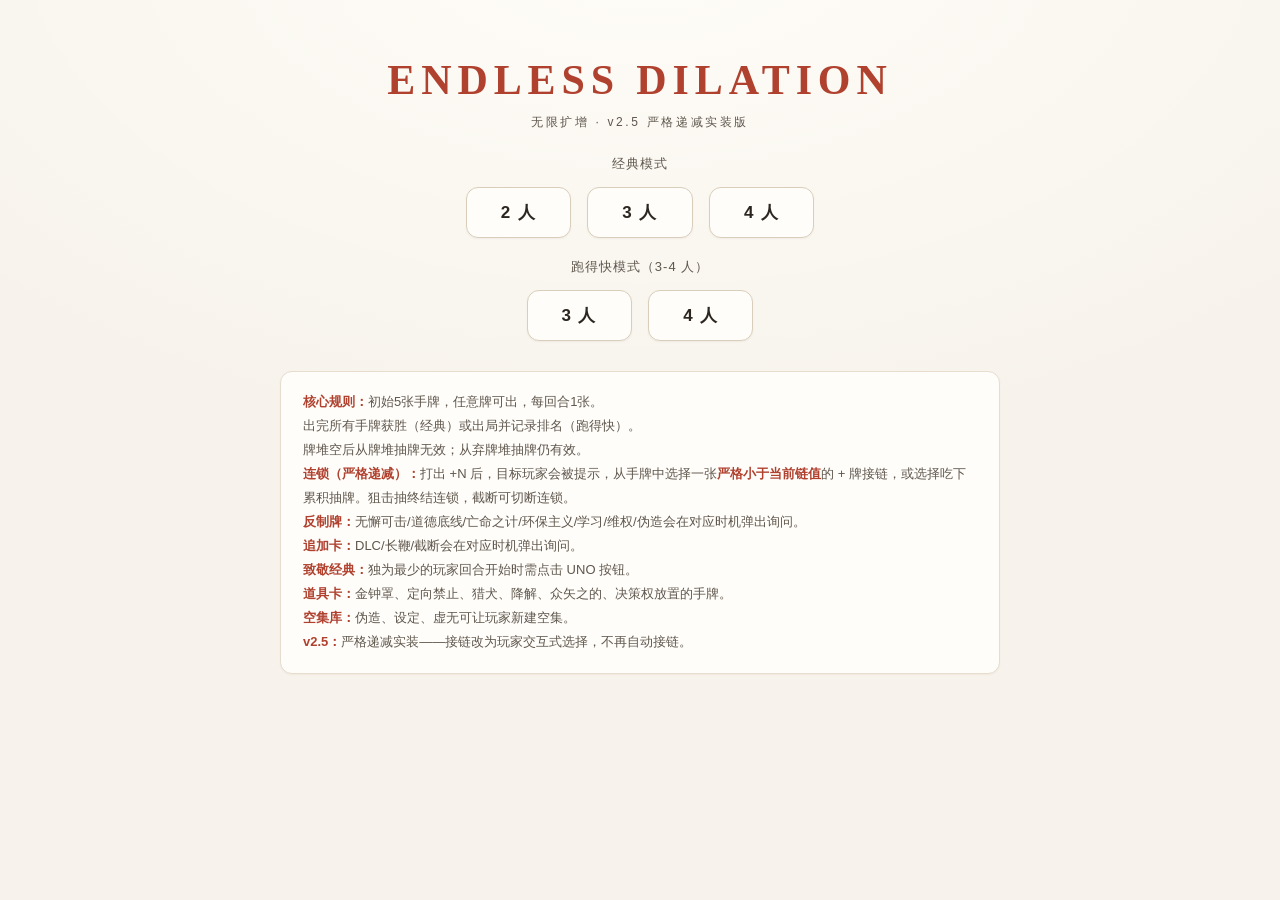
<file: ED/index.html>
<!DOCTYPE html>
<html lang="zh-CN">
<head>
<meta charset="UTF-8">
<meta name="viewport" content="width=device-width, initial-scale=1.0">
<title>Endless Dilation v2.5 严格递减实装版</title>
<style>
  * { box-sizing: border-box; margin: 0; padding: 0; }
  :root {
    --paper:#f7f3ec; --surface:#fffdf9; --surface-2:#f3ede2;
    --line:#e6ddce; --line-2:#d9cebb;
    --ink:#2b2620; --ink-2:#5f574d; --ink-3:#8a7f72;
    --accent:#b0412f; --accent-hi:#c9553f; --accent-tint:#f8e9e3;
    --ok:#35705f; --amber:#8f5a17;
    --r-sm:8px; --r-md:12px; --r-lg:16px;
    --sh-1:0 1px 2px rgba(94,74,54,.06);
    --sh-2:0 6px 20px rgba(94,74,54,.09);
    --sh-3:0 20px 54px rgba(94,74,54,.16);
  }
  body { font-family:-apple-system,BlinkMacSystemFont,"PingFang SC","Hiragino Sans GB","Microsoft YaHei",sans-serif;
    background:radial-gradient(900px 520px at 50% -8%,#fffdf8,rgba(255,253,248,0)),var(--paper);
    background-attachment:fixed; color:var(--ink); padding:16px; min-height:100dvh;
    -webkit-font-smoothing:antialiased; text-rendering:optimizeLegibility; }
  #setup { text-align:center; margin-top:40px; }
  #setup h1 { font-family:ui-serif,Georgia,"Songti SC","SimSun",serif; font-size:42px; font-weight:600;
    letter-spacing:.14em; color:var(--accent); margin-bottom:10px; }
  #setup p { color:var(--ink-2); letter-spacing:.22em; font-size:12px; margin-bottom:24px; }
  .mode-label { color:var(--ink-2); font-size:13px; margin:14px 0 8px; letter-spacing:.08em; }
  #setup button { font-family:inherit; font-size:17px; font-weight:600; letter-spacing:.08em;
    padding:13px 34px; margin:6px; cursor:pointer; background:var(--surface);
    border:1px solid var(--line-2); border-radius:var(--r-md); color:var(--ink);
    box-shadow:var(--sh-1); transition:transform .2s cubic-bezier(.16,1,.3,1),border-color .2s,color .2s,background .2s,box-shadow .2s; }
  #setup button:hover { background:var(--accent); border-color:var(--accent); color:#fffdf9;
    transform:translateY(-2px); box-shadow:0 8px 22px rgba(176,65,47,.24); }
  #setup button:active { transform:translateY(0) scale(.98); }
  .rules { max-width:720px; margin:24px auto 0; text-align:left; color:var(--ink-2);
    font-size:13px; line-height:1.85; background:var(--surface); border:1px solid var(--line);
    padding:18px 22px; border-radius:var(--r-md); box-shadow:var(--sh-1); }
  .rules b { color:var(--accent); font-weight:600; }
  #game { display:none; max-width:1100px; margin:0 auto; }
  .header { display:flex; justify-content:space-between; flex-wrap:wrap; gap:8px;
    padding:14px 20px; background:var(--surface); border:1px solid var(--line);
    border-radius:var(--r-md); margin-bottom:14px; font-size:15px; color:var(--ink-2); box-shadow:var(--sh-1); }
  .header strong { color:var(--ink); font-weight:600; font-variant-numeric:tabular-nums; }
  #direction { color:var(--accent); font-weight:700; }
  .discard-clickable { cursor:pointer; border-bottom:1px dashed var(--line-2); transition:color .18s,border-color .18s; }
  .discard-clickable:hover { color:var(--accent); border-color:var(--accent); }
  .discard-clickable:hover strong { color:var(--accent); }
  .phase-final { color:var(--accent); font-weight:700; letter-spacing:.06em; }
  .chain-info { color:var(--accent); font-weight:700; letter-spacing:.02em; font-variant-numeric:tabular-nums; }
  .players { display:flex; gap:8px; flex-wrap:wrap; margin-bottom:14px; }
  .player { padding:11px 18px; background:var(--surface); border:1px solid var(--line);
    border-radius:var(--r-md); font-size:14px; color:var(--ink-2); box-shadow:var(--sh-1);
    transition:border-color .2s,background .2s,box-shadow .2s,transform .2s; }
  .player.protected { border-color:rgba(53,112,95,.5); }
  .player.current { border-color:var(--accent); background:var(--accent-tint); color:var(--ink);
    box-shadow:0 0 0 3px rgba(176,65,47,.10),var(--sh-1); transform:translateY(-1px); }
  .player.out { opacity:.45; text-decoration:line-through; }
  .player .count { color:var(--ink); font-weight:700; font-variant-numeric:tabular-nums; }
  .player.current .count { color:var(--accent); }
  .player .tags { font-size:11px; margin-left:6px; opacity:.85; }
  .hand-section { background:var(--surface); border:1px solid var(--line);
    border-radius:var(--r-md); padding:16px; margin-bottom:14px; box-shadow:var(--sh-1); }
  .hand-section h3 { margin-bottom:12px; color:var(--ink); font-size:14px; font-weight:600; letter-spacing:.04em; }
  .hand { display:flex; flex-wrap:wrap; gap:8px; }
  .card { font-family:inherit; padding:11px 15px; min-width:68px; background:var(--surface);
    border:1px solid var(--line-2); border-radius:var(--r-sm); color:var(--ink);
    font-size:13px; font-weight:600; cursor:pointer; box-shadow:var(--sh-1);
    transition:transform .18s cubic-bezier(.16,1,.3,1),border-color .18s,color .18s,background .18s,box-shadow .18s; }
  .card:hover { border-color:var(--accent); background:var(--accent-tint); color:var(--accent);
    transform:translateY(-3px); box-shadow:0 8px 18px rgba(176,65,47,.16); }
  .card:active { transform:translateY(-1px) scale(.98); }
  .card.disabled-card { opacity:.45; cursor:not-allowed; }
  .card.disabled-card:hover { border-color:var(--line-2); background:var(--surface); color:var(--ink);
    transform:none; box-shadow:var(--sh-1); }
  .winner-banner { color:var(--accent); padding:28px; font-size:22px; font-weight:600; letter-spacing:.06em; }
  .log { height:240px; overflow-y:auto; background:var(--surface-2); border:1px solid var(--line);
    padding:14px 16px; border-radius:var(--r-md); font-size:13px; line-height:1.8;
    color:var(--ink-2); font-variant-numeric:tabular-nums; }
  .log div:last-child { color:var(--ink); font-weight:500; }
  .log::-webkit-scrollbar { width:8px; }
  .log::-webkit-scrollbar-track { background:transparent; }
  .log::-webkit-scrollbar-thumb { background:var(--line-2); border-radius:99px; border:2px solid var(--surface-2); }
  .restart { font-family:inherit; margin-top:14px; padding:9px 20px; background:transparent;
    border:1px solid var(--line-2); border-radius:var(--r-sm); color:var(--ink-2);
    font-size:13px; cursor:pointer; transition:color .18s,border-color .18s,background .18s; }
  .restart:hover { color:var(--accent); border-color:var(--accent); background:var(--accent-tint); }
  .overlay { position:fixed; inset:0; background:rgba(43,38,32,.42); backdrop-filter:blur(3px);
    -webkit-backdrop-filter:blur(3px); display:flex; justify-content:center; align-items:center;
    padding:16px; z-index:100; }
  .modal { background:var(--surface); border:1px solid var(--line); padding:26px 28px;
    border-radius:var(--r-lg); min-width:min(320px,90vw); max-width:90vw; max-height:85vh;
    overflow-y:auto; box-shadow:var(--sh-3); }
  .modal h3 { margin-bottom:16px; color:var(--ink); font-size:16px; font-weight:600; letter-spacing:.02em; line-height:1.6; }
  .modal .hint { color:var(--ink-2); font-size:12.5px; margin-bottom:12px; letter-spacing:.02em; }
  .modal button { display:block; width:100%; padding:12px; margin:6px 0; font-family:inherit;
    font-size:14px; font-weight:500; background:var(--surface); border:1px solid var(--line-2);
    border-radius:var(--r-sm); color:var(--ink); cursor:pointer;
    transition:border-color .16s,color .16s,background .16s,transform .16s; }
  .modal button:hover { border-color:var(--accent); background:var(--accent-tint); color:var(--accent); }
  .modal button:active { transform:scale(.99); }
  .modal button.cancel { color:var(--ink-2); border-color:var(--line); }
  .modal button.cancel:hover { color:var(--ink); border-color:var(--line-2); background:var(--surface-2); }
  .modal button.disabled { opacity:.6; cursor:not-allowed; color:var(--ink-3); background:var(--surface-2); border-color:var(--line); }
  .modal button.disabled:hover { border-color:var(--line); background:var(--surface-2); color:var(--ink-3); }
  .modal .cards-grid { display:flex; flex-wrap:wrap; gap:6px; margin:12px 0; }
  .modal .cards-grid button { width:auto; display:inline-block; padding:8px 13px; margin:0; font-size:13px; }
  .modal button.selected,.modal button.primary { background:var(--accent); border-color:var(--accent); color:#fffdf9; font-weight:600; }
  .modal button.selected:hover,.modal button.primary:hover { background:var(--accent-hi); border-color:var(--accent-hi); color:#fffdf9; }
  .modal input[type="text"] { width:100%; padding:11px 13px; margin-bottom:12px; font-family:inherit;
    font-size:14px; background:var(--surface); border:1px solid var(--line-2);
    border-radius:var(--r-sm); color:var(--ink); transition:border-color .18s,box-shadow .18s; }
  .modal input[type="text"]::placeholder { color:var(--ink-3); }
  .modal input[type="text"]:focus { outline:none; border-color:var(--accent); box-shadow:0 0 0 3px rgba(176,65,47,.14); }
  .log2-table { width:100%; border-collapse:collapse; margin:12px 0; font-size:13px; }
  .log2-table th,.log2-table td { padding:6px 10px; border:1px solid var(--line-2); text-align:center; }
  .log2-table th { background:var(--accent-tint); color:var(--accent); font-weight:600; }
  .log2-table tr.highlight { background:var(--accent); color:#fffdf9; font-weight:700; }
  .log2-table tr.highlight td { border-color:var(--accent); }
  .shop-display { position:fixed; top:12px; right:12px; padding:9px 16px; background:var(--amber);
    color:#fffdf9; border-radius:var(--r-sm); font-size:13px; font-weight:600; letter-spacing:.02em;
    z-index:50; box-shadow:0 6px 18px rgba(143,90,23,.28); }
  .sorting-warning { position:fixed; top:12px; left:12px; padding:9px 16px; background:var(--accent);
    color:#fffdf9; border-radius:var(--r-sm); font-size:13px; font-weight:600; letter-spacing:.02em;
    z-index:50; box-shadow:0 6px 18px rgba(176,65,47,.28); }
  .pile-card { display:inline-block; padding:6px 11px; margin:3px; background:var(--surface-2);
    border:1px solid var(--line); border-radius:6px; font-size:12px; font-weight:500; color:var(--ink-2); }
  .pile-card-top { background:var(--accent); border-color:var(--accent); color:#fffdf9; font-weight:600;
    box-shadow:0 4px 12px rgba(176,65,47,.25); }
  #unoBtn { display:none; position:fixed; top:90px; right:20px; padding:16px 32px; font-family:inherit;
    font-size:20px; font-weight:800; letter-spacing:.1em; background:var(--accent); color:#fffdf9;
    border:none; border-radius:var(--r-md); cursor:pointer; z-index:60;
    box-shadow:0 8px 28px rgba(176,65,47,.36); animation:pulse 1.6s ease-in-out infinite; }
  #unoBtn:active { transform:scale(.96); }
  @keyframes pulse {
    0%,100% { transform:scale(1); box-shadow:0 8px 28px rgba(176,65,47,.36); }
    50% { transform:scale(1.05); box-shadow:0 10px 36px rgba(176,65,47,.52); }
  }
  @media (prefers-reduced-motion: reduce) {
    *,*::before,*::after { animation-duration:.01ms!important; animation-iteration-count:1!important; transition-duration:.01ms!important; }
  }
</style>
</head>
<body>

<button id="unoBtn" onclick="clickUno()">UNO!</button>

<div id="setup">
  <h1>ENDLESS DILATION</h1>
  <p>无限扩增 · v2.5 严格递减实装版</p>
  <div class="mode-label">经典模式</div>
  <button onclick="startGame(2,'classic')">2 人</button>
  <button onclick="startGame(3,'classic')">3 人</button>
  <button onclick="startGame(4,'classic')">4 人</button>
  <div class="mode-label">跑得快模式（3-4 人）</div>
  <button onclick="startGame(3,'runfast')">3 人</button>
  <button onclick="startGame(4,'runfast')">4 人</button>
  <div class="rules">
    <b>核心规则：</b>初始5张手牌，任意牌可出，每回合1张。<br>
    出完所有手牌获胜（经典）或出局并记录排名（跑得快）。<br>
    牌堆空后从牌堆抽牌无效；从弃牌堆抽牌仍有效。<br>
    <b>连锁（严格递减）：</b>打出 +N 后，目标玩家会被提示，从手牌中选择一张<b>严格小于当前链值</b>的 + 牌接链，或选择吃下累积抽牌。狙击抽终结连锁，截断可切断连锁。<br>
    <b>反制牌：</b>无懈可击/道德底线/亡命之计/环保主义/学习/维权/伪造会在对应时机弹出询问。<br>
    <b>追加卡：</b>DLC/长鞭/截断会在对应时机弹出询问。<br>
    <b>致敬经典：</b>独为最少的玩家回合开始时需点击 UNO 按钮。<br>
    <b>道具卡：</b>金钟罩、定向禁止、猎犬、降解、众矢之的、决策权放置的手牌。<br>
    <b>空集库：</b>伪造、设定、虚无可让玩家新建空集。<br>
    <b>v2.5：</b>严格递减实装——接链改为玩家交互式选择，不再自动接链。
  </div>
</div>

<div id="game">
  <div class="header">
    <span>牌堆: <strong id="deckCount">0</strong></span>
    <span class="discard-clickable" onclick="showDiscardPile()" title="点击查看完整弃牌堆">弃牌堆: <strong id="discardCount">0</strong> (顶: <span id="discardTop">无</span>) [查看]</span>
    <span>当前: <strong id="currentName">-</strong></span>
    <span>方向: <strong id="direction">→</strong></span>
    <span id="chainInfo"></span>
    <span id="phaseInfo"></span>
  </div>
  <div class="players" id="players"></div>
  <div class="hand-section">
    <h3 id="handLabel">手牌</h3>
    <div class="hand" id="hand"></div>
  </div>
  <div class="log" id="log"></div>
  <button class="restart" onclick="location.reload()">重新开始</button>
</div>

<script>
// ==================== 卡牌定义 ====================
const ALL_CARDS = [];
function C(name, type, value) { return { name, type, value: value || 0 }; }

ALL_CARDS.push(C('空集','empty'));
ALL_CARDS.push(C('反转','reverse'));
ALL_CARDS.push(C('禁止','skip'));
ALL_CARDS.push(C('双禁止','skip2'));
ALL_CARDS.push(C('再来一次','again'));
ALL_CARDS.push(C('冰霜','frost'));
for (let i=1;i<=9;i++) ALL_CARDS.push(C('+'+i,'plus',i));
for (let i=1;i<=3;i++) ALL_CARDS.push(C('大众抽 '+i,'mass',i));
for (let i=1;i<=9;i++) ALL_CARDS.push(C('狙击抽 '+i,'snipe',i));
for (let i=1;i<=9;i++) ALL_CARDS.push(C('制衡 '+i,'balance',i));
ALL_CARDS.push(C('原木','log'));
ALL_CARDS.push(C('剃刀','razor'));
[
  ['贸易','trade'],['转移','transfer'],['计划经济','planned'],['罗宾汉','robin'],
  ['抵抗','resist'],['超级抵抗','superResist'],['控制','control'],
  ['真理之眼','eye'],['碎片整理','sort'],['分解者','decompose'],['复制','copy'],
  ['拾荒','scavenge'],['偷梁换柱','swap'],
  ['无懈可击','negate'],['道德底线','moral'],['亡命之计','doom'],
  ['环保主义','eco'],['学习','learn'],['维权','rights'],['推土机','bulldozer'],
  ['致敬经典','uno'],['金钟罩','shield'],['商店','shop'],
  ['定向禁止','targetBan'],['决策权','decision'],['降解','degrade'],
  ['竞速','race'],['投票','vote'],['博弈','gamble'],['猜拳','rps'],
  ['最后一舞','lastDance'],['缩小劣势','reduceGap'],['互惠共赢','mutual'],
  ['土地改革','landReform'],['新启程','newStart'],['明示','reveal'],
  ['DLC','dlc'],['质疑','doubt'],['重复执行','repeat']
].forEach(([n,t]) => ALL_CARDS.push(C(n,t)));
[
  ['伪造','forge'],['设定','setup'],['长鞭','whip'],['截断','cut'],
  ['猎犬','hound'],['虚无','void'],['归中','center'],
  ['囚徒困境','prisoner'],['RNG','rng'],['众矢之的','target'],
  ['诸葛连弩','crossbow'],['后备军','reserve']
].forEach(([n,t]) => ALL_CARDS.push(C(n,t)));

const NEEDS_TARGET = new Set([
  'snipe','trade','resist','control','eye','sort','swap','targetBan','decision',
  'degrade','gamble','rps','reveal','doubt','repeat','setup','target'
]);
const COUNTER_TYPES = new Set(['negate','moral','doom','eco','learn','rights','bulldozer','forge']);
const NO_ADDITIVE_TYPES = new Set([
  'negate','moral','doom','eco','learn','rights','bulldozer','forge',
  'dlc','whip','cut','uno','shield','shop','crossbow'
]);

// ==================== 游戏状态 ====================
const state = {
  players: [], deck: [], discard: [],
  currentPlayer: 0, direction: 1,
  log: [], winner: null, extraTurn: false,
  chain: null,
  shopCard: null, unoActive: false,
  turnCount: 0, startPlayer: 0,
  finalRound: false, finalRoundEnd: -1,
  unoPending: false, unoClicked: false,
  sortingInProgress: false,
  mode: 'classic',
  emptyPool: 20,
  ranking: [],
  lastPlayedBy: -1,
  lastPlayedCard: null,
  pendingSkip: 0,
};

// ==================== 基础工具 ====================
function shuffle(a){for(let i=a.length-1;i>0;i--){const j=Math.floor(Math.random()*(i+1));[a[i],a[j]]=[a[j],a[i]];}return a;}
function log(m){state.log.push(m); if(state.log.length>200)state.log.shift();}
function isOnlyOneLeft(){ return state.players.filter(p=>!p.out).length <= 1; }
function activePlayers(){ return state.players.filter(p=>!p.out); }
function activeIndices(){ return state.players.map((p,i)=>p.out?-1:i).filter(i=>i>=0); }

function nextPlayer(){
  let safety = 0;
  do {
    state.currentPlayer = (state.currentPlayer + state.direction + state.players.length) % state.players.length;
    safety++;
    if (safety > state.players.length * 2) break;
  } while (state.players[state.currentPlayer].out && !isOnlyOneLeft());
}

function nextActiveIndex(fromIdx){
  let nx = (fromIdx + state.direction + state.players.length) % state.players.length;
  let safety = 0;
  while (state.players[nx].out && safety < state.players.length * 2) {
    nx = (nx + state.direction + state.players.length) % state.players.length;
    safety++;
  }
  return nx;
}

function normalizeName(name){
  return (name||'').trim().toLowerCase().replace(/\s+/g,'').replace(/[（）()【】\[\]]/g,'');
}

// ==================== 手牌重分配工具 ====================
function redistributeByCounts() {
  const activeIdx = activeIndices();
  const counts = {};
  activeIdx.forEach(i => { counts[i] = state.players[i].hand.length; });
  const all = [];
  activeIdx.forEach(i => { for (const c of state.players[i].hand) all.push(c); });
  shuffle(all);
  state.players.forEach(p => { p.hand = []; });
  let idx = 0;
  activeIdx.forEach(i => {
    state.players[i].hand = all.slice(idx, idx + counts[i]);
    idx += counts[i];
  });
}

// ==================== 抽牌（含反制窗口） ====================
async function drawCards(pi, count, fromDiscard){
  const p = state.players[pi];
  if (!p || p.out) return 0;
  if (count <= 0) return 0;

  if (count > 1) {
    const used = await askMoral(pi);
    if (used) { count = 1; log(p.name + ' 的抽牌数量被「道德底线」变为 1。'); }
  }

  let drawn = 0;
  if (fromDiscard) {
    for (let i = 0; i < count; i++) {
      if (state.discard.length === 0) break;
      p.hand.push(state.discard.pop());
      drawn++;
    }
  } else {
    if (state.finalRound) { log(p.name + ' 从牌堆抽牌无效（终局）。'); return 0; }
    for (let i = 0; i < count; i++) {
      if (state.deck.length === 0) {
        if (!state.finalRound) {
          state.finalRound = true;
          state.finalRoundEnd = (state.startPlayer - 1 + state.players.length) % state.players.length;
          log('[注意] 牌堆已空，进入终局阶段。');
        }
        break;
      }
      p.hand.push(state.deck.pop()); drawn++;
    }
  }
  if (drawn > 0) log(p.name + ' 抽了 ' + drawn + ' 张。');

  if (drawn > 0) await askAfterDraw(pi, drawn);
  return drawn;
}

// ==================== 反制牌询问 ====================
async function askMoral(pi) {
  const p = state.players[pi];
  const idx = p.hand.findIndex(c => c.type === 'moral');
  if (idx < 0) return false;
  const choice = await chooseOption(p.name + '：即将抽牌，是否打出「道德底线」？（抽牌变 1）', [
    { label: '打出道德底线' }, { label: '不打出' }
  ]);
  if (choice === 0) {
    const card = p.hand.splice(idx, 1)[0];
    state.discard.push(card);
    log('[反制] ' + p.name + ' 打出「道德底线」。');
    render();
    return true;
  }
  return false;
}

async function askAfterDraw(pi, drawnCount) {
  const p = state.players[pi];
  const learnIdx = p.hand.findIndex(c => c.type === 'learn');
  const rightsIdx = p.hand.findIndex(c => c.type === 'rights');
  const opts = [];
  if (learnIdx >= 0) opts.push('学习');
  if (rightsIdx >= 0) opts.push('维权');
  if (opts.length === 0) return;

  const choice = await chooseOption(p.name + '：抽牌后是否打出反制牌？', [
    ...opts.map(o => ({ label: o })), { label: '跳过' }
  ]);
  if (choice === opts.length) return;
  const chosen = opts[choice];
  if (chosen === '学习') {
    const card = p.hand.splice(learnIdx, 1)[0];
    state.discard.push(card);
    log('[反制] ' + p.name + ' 打出「学习」。');
    if (state.lastPlayedCard && state.lastPlayedBy !== pi) {
      const src = state.lastPlayedCard;
      const di = state.discard.lastIndexOf(src);
      if (di >= 0) {
        state.discard.splice(di, 1);
        p.hand.push(src);
        log(p.name + ' 学习获得了 ' + src.name + '。');
      }
    }
  } else if (chosen === '维权') {
    const card = p.hand.splice(rightsIdx, 1)[0];
    state.discard.push(card);
    log('[反制] ' + p.name + ' 打出「维权」。');
    if (state.lastPlayedBy >= 0 && state.lastPlayedBy !== pi) {
      const src = state.players[state.lastPlayedBy];
      log(src.name + ' 被维权，抽 3 张。');
      await drawCards(state.lastPlayedBy, 3);
    }
  }
  render();
}

async function askEco(pi) {
  const p = state.players[pi];
  const idx = p.hand.findIndex(c => c.type === 'eco');
  if (idx < 0) return false;
  const choice = await chooseOption(p.name + '：即将弃牌，是否打出「环保主义」？（阻止弃牌）', [
    { label: '打出环保主义' }, { label: '不打出' }
  ]);
  if (choice === 0) {
    const card = p.hand.splice(idx, 1)[0];
    state.discard.push(card);
    log('[反制] ' + p.name + ' 打出「环保主义」，阻止弃牌。');
    render();
    return true;
  }
  return false;
}

async function askTargetCounter(targetIdx, sourceOwner) {
  const p = state.players[targetIdx];
  if (!p || p.out) return null;
  const negIdx = p.hand.findIndex(c => c.type === 'negate');
  const doomIdx = p.hand.findIndex(c => c.type === 'doom');
  const opts = [];
  if (negIdx >= 0) opts.push('无懈可击');
  if (doomIdx >= 0) opts.push('亡命之计');
  if (opts.length === 0) return null;

  const choice = await chooseOption(p.name + '：你被指定为目标，是否打出反制牌？', [
    ...opts.map(o => ({ label: o })), { label: '不打出' }
  ]);
  if (choice === opts.length) return null;
  const chosen = opts[choice];
  const idx = chosen === '无懈可击' ? negIdx : doomIdx;
  const card = p.hand.splice(idx, 1)[0];
  state.discard.push(card);
  log('[反制] ' + p.name + ' 打出「' + card.name + '」。');
  render();
  return card.type;
}

async function askForge(gainerIdx, count) {
  const active = state.players.map((pp,i)=>({pp,i})).filter(o=>!o.pp.out && o.i!==gainerIdx);
  for (const {pp} of active) {
    const idx = pp.hand.findIndex(c => c.type === 'forge');
    if (idx < 0) continue;
    const choice = await chooseOption(pp.name + '：' + state.players[gainerIdx].name + ' 从非牌堆获得了 ' + count + ' 张牌，是否打出「伪造」？', [
      { label: '打出伪造' }, { label: '跳过' }
    ]);
    if (choice === 0) {
      const card = pp.hand.splice(idx, 1)[0];
      state.discard.push(card);
      log('[反制] ' + pp.name + ' 打出「伪造」。');
      const gainer = state.players[gainerIdx];
      const toDiscard = Math.min(count, gainer.hand.length);
      for (let k = 0; k < toDiscard; k++) state.discard.push(gainer.hand.pop());
      log(gainer.name + ' 的 ' + toDiscard + ' 张牌被伪造弃掉。');
      newEmptyMulti(gainer, toDiscard);
      render();
      return true;
    }
  }
  return false;
}

async function askForgeMulti(gainerAmounts) {
  if (!gainerAmounts || gainerAmounts.length === 0) return false;
  const gainerSet = new Set(gainerAmounts.map(g => g.idx));
  for (let i = 0; i < state.players.length; i++) {
    if (gainerSet.has(i)) continue;
    const pp = state.players[i];
    if (pp.out) continue;
    const idx = pp.hand.findIndex(c => c.type === 'forge');
    if (idx < 0) continue;
    const names = gainerAmounts
      .map(g => state.players[g.idx].name + '（+' + g.amount + '）')
      .join('、');
    const choice = await chooseOption(pp.name + '：' + names + ' 获得了牌，是否打出「伪造」？', [
      { label: '打出伪造' }, { label: '跳过' }
    ]);
    if (choice === 0) {
      const card = pp.hand.splice(idx, 1)[0];
      state.discard.push(card);
      log('[反制] ' + pp.name + ' 打出「伪造」。');
      for (const g of gainerAmounts) {
        const gainer = state.players[g.idx];
        const toDiscard = Math.min(g.amount, gainer.hand.length);
        for (let k = 0; k < toDiscard; k++) state.discard.push(gainer.hand.pop());
        log(gainer.name + ' 的 ' + toDiscard + ' 张牌被伪造弃掉。');
        newEmptyMulti(gainer, toDiscard);
      }
      render();
      return true;
    }
  }
  return false;
}

// ==================== 追加卡询问 ====================
async function askAdditive(ownerIdx, originalCard, originalTarget) {
  if (originalTarget === null || originalTarget === undefined || originalTarget < 0) return;
  const p = state.players[ownerIdx];
  const dlcIdx = p.hand.findIndex(c => c.type === 'dlc');
  const whipIdx = p.hand.findIndex(c => c.type === 'whip');
  const opts = [];
  if (dlcIdx >= 0) opts.push('DLC');
  if (whipIdx >= 0) opts.push('长鞭');
  if (opts.length === 0) return;

  const choice = await chooseOption(p.name + '：' + originalCard.name + ' 结算完毕，是否打出追加卡？', [
    ...opts.map(o => ({ label: o })), { label: '跳过' }
  ]);
  if (choice === opts.length) return;
  const chosen = opts[choice];
  if (chosen === 'DLC') {
    const card = p.hand.splice(dlcIdx, 1)[0];
    state.discard.push(card);
    log('[追加] ' + p.name + ' 打出「DLC」，目标额外抽 3 张。');
    await drawCards(originalTarget, 3);
  } else {
    const card = p.hand.splice(whipIdx, 1)[0];
    state.discard.push(card);
    log('[追加] ' + p.name + ' 打出「长鞭」，对目标再结算一次 ' + originalCard.name + '。');
    const val = originalCard.value || 0;
    if (val > 0) await drawCards(originalTarget, val);
  }
  render();
}

async function askCut(ownerIdx) {
  const p = state.players[ownerIdx];
  const idx = p.hand.findIndex(c => c.type === 'cut');
  if (idx < 0) return false;
  const choice = await chooseOption(p.name + '：你打出了加牌，是否追加「截断」？（切断连锁）', [
    { label: '打出截断' }, { label: '跳过' }
  ]);
  if (choice === 0) {
    const card = p.hand.splice(idx, 1)[0];
    state.discard.push(card);
    log('[追加] ' + p.name + ' 打出「截断」，连锁被切断。');
    render();
    return true;
  }
  return false;
}

// ==================== 降解触发 ====================
async function tryTriggerDegrade(playerIdx) {
  const p = state.players[playerIdx];
  if (!p || !p.degradeActive) return false;
  p.degradeActive = false;
  state.discard.push(C('降解','degrade'));
  log('[降解] 触发，' + p.name + ' 需额外弃 1 张牌。');
  if (p.hand.length === 0) {
    log(p.name + ' 没有手牌可弃。');
    return true;
  }
  const di = await chooseCardFromHand(p, p.name + '：降解触发，选择 1 张额外弃掉');
  if (di >= 0) {
    state.discard.push(p.hand.splice(di, 1)[0]);
    log(p.name + ' 因降解额外弃了 1 张。');
    if (p.hand.length === 0) checkWin(playerIdx);
  }
  return true;
}

// ==================== 空集库 ====================
function newEmpty(p){
  if (state.emptyPool <= 0) return 0;
  state.emptyPool--;
  p.hand.push(C('空集','empty'));
  log(p.name + ' 新建了 1 个空集。空集库剩余：' + state.emptyPool);
  return 1;
}
function newEmptyMulti(p, count){
  const cnt = Math.min(count, state.emptyPool);
  if (cnt === 0) return 0;
  state.emptyPool -= cnt;
  for (let i = 0; i < cnt; i++) p.hand.push(C('空集','empty'));
  log(p.name + ' 新建了 ' + cnt + ' 个空集。空集库剩余：' + state.emptyPool);
  return cnt;
}

// ==================== 通用选择器 ====================
function chooseCardFromHand(player, promptText){
  return new Promise(resolve=>{
    if(player.hand.length===0){resolve(-1);return;}
    const ov=document.createElement('div');ov.className='overlay';
    const md=document.createElement('div');md.className='modal';
    md.innerHTML='<h3>'+promptText+'</h3>';
    const grid=document.createElement('div');grid.className='cards-grid';
    player.hand.forEach((c,i)=>{
      const b=document.createElement('button');b.textContent=c.name;
      b.onclick=()=>{ov.remove();resolve(i);};grid.appendChild(b);
    });
    md.appendChild(grid);
    const cancel=document.createElement('button');cancel.className='cancel';cancel.textContent='取消';
    cancel.onclick=()=>{ov.remove();resolve(-1);};md.appendChild(cancel);
    ov.appendChild(md);document.body.appendChild(ov);
  });
}
function chooseHandCards(player, maxCount, promptText){
  return new Promise(resolve=>{
    const selected = [];
    const ov=document.createElement('div');ov.className='overlay';
    const md=document.createElement('div');md.className='modal';
    const actualMax = Math.min(maxCount, player.hand.length);
    if (actualMax === 0) { resolve([]); return; }
    const updateUI = () => {
      let html = '<h3>'+promptText+'</h3>';
      html += '<p class="hint">已选 '+selected.length+' / '+actualMax+' 张</p>';
      md.innerHTML = html;
      const grid=document.createElement('div');grid.className='cards-grid';
      player.hand.forEach((c,i)=>{
        const b=document.createElement('button');
        b.textContent=c.name;
        if(selected.includes(i)) b.classList.add('selected');
        b.onclick=()=>{
          if(selected.includes(i)) selected.splice(selected.indexOf(i),1);
          else if(selected.length < actualMax) selected.push(i);
          updateUI();
        };
        grid.appendChild(b);
      });
      md.appendChild(grid);
      if(selected.length === actualMax){
        const confirm=document.createElement('button');confirm.className='primary';
        confirm.textContent='确认选择这 '+actualMax+' 张';
        confirm.onclick=()=>{ov.remove();resolve([...selected]);};md.appendChild(confirm);
      } else {
        const hint=document.createElement('button');hint.className='disabled';
        hint.textContent='还需选 '+(actualMax-selected.length)+' 张';hint.disabled=true;md.appendChild(hint);
      }
    };
    updateUI();
    ov.appendChild(md);document.body.appendChild(ov);
  });
}
function discardSelected(player, indices){
  const toDiscard = [], newHand = [];
  player.hand.forEach((c,i)=>{ if(indices.includes(i)) toDiscard.push(c); else newHand.push(c); });
  player.hand = newHand;
  for(const c of toDiscard) state.discard.push(c);
  return toDiscard;
}
function returnSelected(player, indices){
  const toReturn = [], newHand = [];
  player.hand.forEach((c,i)=>{ if(indices.includes(i)) toReturn.push(c); else newHand.push(c); });
  player.hand = newHand;
  for(const c of toReturn) state.deck.push(c);
  return toReturn;
}
function chooseOption(promptText, options){
  return new Promise(resolve=>{
    const ov=document.createElement('div');ov.className='overlay';
    const md=document.createElement('div');md.className='modal';
    md.innerHTML='<h3>'+promptText+'</h3>';
    options.forEach((opt,i)=>{
      const b=document.createElement('button');b.textContent=opt.label;
      b.onclick=()=>{ov.remove();resolve(i);};md.appendChild(b);
    });
    ov.appendChild(md);document.body.appendChild(ov);
  });
}
function showMessage(text){
  return new Promise(resolve=>{
    const ov=document.createElement('div');ov.className='overlay';
    const md=document.createElement('div');md.className='modal';
    md.innerHTML='<h3>提示</h3><p style="margin-bottom:16px;white-space:pre-line;color:var(--ink-2);line-height:1.75;">'+text+'</p>';
    const b=document.createElement('button');b.className='primary';b.textContent='确定';
    b.onclick=()=>{ov.remove();resolve();};md.appendChild(b);
    ov.appendChild(md);document.body.appendChild(ov);
  });
}
function showInput(promptText, placeholder){
  return new Promise(resolve=>{
    const ov=document.createElement('div');ov.className='overlay';
    const md=document.createElement('div');md.className='modal';
    md.innerHTML='<h3>'+promptText+'</h3>';
    const input=document.createElement('input');input.type='text';input.placeholder=placeholder||'';
    md.appendChild(input);
    const b=document.createElement('button');b.className='primary';b.textContent='确定';
    b.onclick=()=>{ov.remove();resolve(input.value);};md.appendChild(b);
    ov.appendChild(md);document.body.appendChild(ov);
    setTimeout(()=>input.focus(),100);
    input.addEventListener('keydown',e=>{if(e.key==='Enter'){ov.remove();resolve(input.value);}});
  });
}
function showLogTable(currentH, drawAmount){
  return new Promise(resolve=>{
    const ov=document.createElement('div');ov.className='overlay';
    const md=document.createElement('div');md.className='modal';
    md.style.minWidth='380px';
    const tableData=[
      {range:'0',amount:1},{range:'1',amount:2},{range:'2 – 3',amount:3},
      {range:'4 – 7',amount:4},{range:'8 – 15',amount:5},{range:'16 – 31',amount:6},
      {range:'32 – 63',amount:7},{range:'64 – 127',amount:8},{range:'128 – 255',amount:9}
    ];
    let html='<h3>原木 · 对数数值表</h3>';
    html+='<p class="hint">公式：下家抽 <b>ceil(log2(手牌数+1)) + 1</b> 张</p>';
    html+='<p style="color:var(--accent);font-size:14px;margin-bottom:14px;">当前你的手牌数：<b>'+currentH+'</b> → 下家抽 <b>'+drawAmount+'</b> 张</p>';
    html+='<table class="log2-table"><tr><th>你的手牌数 H</th><th>下家抽牌数</th></tr>';
    for(const row of tableData){
      const isHighlight=(row.range===String(currentH))||(row.range.includes('–')&&(()=>{
        const parts=row.range.split('–').map(s=>parseInt(s.trim()));
        return currentH>=parts[0]&&currentH<=parts[1];
      })());
      html+='<tr'+(isHighlight?' class="highlight"':'')+'><td>'+row.range+'</td><td>'+row.amount+'</td></tr>';
    }
    html+='</table><p class="hint">规律：手牌数每翻一倍，下家多抽 1 张。</p>';
    md.innerHTML=html;
    const b=document.createElement('button');b.className='primary';b.textContent='确定并结算';
    b.onclick=()=>{ov.remove();resolve(true);};md.appendChild(b);
    const cancel=document.createElement('button');cancel.className='cancel';cancel.textContent='取消（不出此牌）';
    cancel.onclick=()=>{ov.remove();resolve(false);};md.appendChild(cancel);
    ov.appendChild(md);document.body.appendChild(ov);
  });
}

// ==================== 弃牌堆查看 ====================
function showDiscardPile(){
  if(state.sortingInProgress){ showMessage('「碎片整理」结算中，任何人不得查看弃牌堆。'); return; }
  if(state.discard.length===0){ showMessage('弃牌堆为空。'); return; }
  const ov=document.createElement('div');ov.className='overlay';
  const md=document.createElement('div');md.className='modal';
  let html='<h3>弃牌堆 ('+state.discard.length+' 张)</h3>';
  html+='<p class="hint">从上到下（最新 → 最早）</p><div style="margin-bottom:16px;">';
  for(let i=state.discard.length-1;i>=0;i--){
    const c=state.discard[i];
    const cls=i===state.discard.length-1?'pile-card pile-card-top':'pile-card';
    html+='<span class="'+cls+'">'+c.name+'</span>';
  }
  html+='</div>';
  md.innerHTML=html;
  const closeBtn=document.createElement('button');closeBtn.textContent='关闭';
  closeBtn.onclick=()=>ov.remove();md.appendChild(closeBtn);
  ov.appendChild(md);document.body.appendChild(ov);
}

// ==================== 游戏启动 ====================
async function startGame(pc, mode){
  state.mode = mode || 'classic';
  document.getElementById('setup').style.display='none';
  document.getElementById('game').style.display='block';
  state.players=[];
  for(let i=0;i<pc;i++) state.players.push({
    name:'玩家 '+String.fromCharCode(65+i), hand:[],
    shield:false, targetBanned:false, forcedCard:null, degradeActive:false,
    houndActive:false, targetActive:false, out:false
  });
  state.deck=shuffle([...ALL_CARDS]);
  state.discard=[]; state.currentPlayer=0; state.startPlayer=0; state.direction=1;
  state.log=[]; state.winner=null; state.extraTurn=false;
  state.chain=null; state.shopCard=null; state.unoActive=false;
  state.turnCount=0; state.finalRound=false; state.finalRoundEnd=-1;
  state.unoPending=false; state.unoClicked=false; state.sortingInProgress=false;
  state.emptyPool = 20; state.ranking = [];
  state.lastPlayedBy = -1; state.lastPlayedCard = null;
  state.pendingSkip = 0;
  for(let i=0;i<5;i++) for(let p=0;p<pc;p++) state.players[p].hand.push(state.deck.pop());
  log('游戏开始（'+(mode==='runfast'?'跑得快':'经典')+'模式），每人抽 5 张。');
  render();
  await startTurn();
}

// ==================== 回合开始 ====================
async function startTurn(){
  if(state.winner!==null) return;
  if(state.players[state.currentPlayer].out){ nextPlayer(); return startTurn(); }
  state.turnCount++;
  const cur=state.currentPlayer;
  const p=state.players[cur];

  if(state.finalRound){
    if(cur===state.finalRoundEnd){
      log('终局回合结束，开始结算。');
      findWinnerByRemaining(); render(); return;
    }
  }

  if(p.shield){ p.shield=false; state.discard.push(C('金钟罩','shield')); log(p.name+' 的金钟罩到期，放入弃牌堆。'); }

  if(p.targetBanned){
    p.targetBanned=false; state.discard.push(C('定向禁止','targetBan'));
    log(p.name+' 被定向禁止跳过回合。');
    nextPlayer(); render(); return startTurn();
  }

  if(p.houndActive){
    log('[猎犬] ' + p.name + ' 的猎犬生效，本回合无法指定其他玩家为目标。');
  }

  state.unoPending=false; state.unoClicked=false;
  if(state.unoActive && state.winner===null){
    const active = activePlayers();
    const counts = active.map(pp=>pp.hand.length);
    const minC = Math.min(...counts);
    const minCount = counts.filter(c=>c===minC).length;
    if(minCount===1 && p.hand.length===minC && p.hand.length>0){
      state.unoPending=true;
      log(p.name+' 手牌独为最少，需在出牌前点击 UNO。');
      render();
    }
  }

  if(state.shopCard && state.winner===null){
    const use=await chooseOption(p.name+'：是否使用商店？（商品：'+state.shopCard.name+'，需弃1张）',[{label:'使用'},{label:'跳过'}]);
    if(use===0 && p.hand.length>0){
      const di=await chooseCardFromHand(p,'弃一张牌换取商店商品');
      if(di>=0){
        const ecoUsed = await askEco(cur);
        if (!ecoUsed) {
          state.discard.push(p.hand.splice(di,1)[0]);
          p.hand.push(state.shopCard);
          state.shopCard=state.deck.length>0?state.deck.pop():null;
          log(p.name+' 使用商店，获得商品。新商品：'+(state.shopCard?state.shopCard.name:'无')+'。');
          await askForge(cur, 1);
          await tryTriggerDegrade(cur);
          if(checkWin(cur)){ render(); return; }
          render();
        } else {
          log(p.name+' 使用商店的弃牌被环保主义阻止。');
        }
      }
    }
  }

  if(p.forcedCard){
    const forced=p.forcedCard; p.forcedCard=null;
    const idx=p.hand.indexOf(forced);
    if(idx>=0){
      p.hand.splice(idx,1); state.discard.push(forced);
      log(p.name+' 被决策权强制打出 '+forced.name+'。');
      if(checkWin(cur)){ render(); return; }
      render();
      await applyEffect(forced,null);
      endTurn(consumePendingSkip());
      return;
    }
  }

  render();
}

function consumePendingSkip(){
  const s = state.pendingSkip || 0;
  state.pendingSkip = 0;
  return s;
}

// ==================== 渲染 ====================
function render(){
  document.getElementById('deckCount').textContent=state.deck.length;
  document.getElementById('discardCount').textContent=state.discard.length;
  document.getElementById('discardTop').textContent=state.discard.length>0?state.discard[state.discard.length-1].name:'无';
  document.getElementById('currentName').textContent=state.players[state.currentPlayer]?.name||'-';
  document.getElementById('direction').textContent=state.direction===1?'→':'←';
  document.getElementById('phaseInfo').innerHTML=state.finalRound?'<span class="phase-final">终局</span>':'';

  // v2.5：连锁状态可视化
  const chainEl = document.getElementById('chainInfo');
  if (chainEl) {
    if (state.chain && state.chain.history && state.chain.history.length > 0) {
      const hist = state.chain.history.join(' → ');
      chainEl.innerHTML = '<span class="chain-info">连锁 ' + hist + '（累积' + state.chain.accumulated + '，须 &lt; ' + state.chain.lastValue + '）</span>';
    } else {
      chainEl.textContent = '';
    }
  }

  const pDiv=document.getElementById('players'); pDiv.innerHTML='';
  state.players.forEach((p,i)=>{
    const d=document.createElement('div');
    d.className='player'+(i===state.currentPlayer?' current':'')+(p.shield?' protected':'')+(p.out?' out':'');
    let tags='';
    if(p.shield) tags+='[护]';
    if(p.targetBanned) tags+='[禁]';
    if(p.forcedCard) tags+='[钉]';
    if(p.degradeActive) tags+='[降]';
    if(p.houndActive) tags+='[犬]';
    if(p.targetActive) tags+='[矢]';
    if(p.out) tags+='[出局]';
    d.innerHTML=p.name+': <span class="count">'+p.hand.length+'</span> 张 <span class="tags">'+tags+'</span>';
    pDiv.appendChild(d);
  });

  const hDiv=document.getElementById('hand'); const hLbl=document.getElementById('handLabel'); hDiv.innerHTML='';
  if(state.winner!==null){
    hLbl.textContent='游戏结束';
    if (state.mode === 'runfast') {
      const rankText = state.ranking.map((idx,i)=>'第'+(i+1)+'名：'+state.players[idx].name).join('<br>');
      hDiv.innerHTML='<h2 class="winner-banner">最终排名</h2><p style="padding:0 28px 20px;line-height:2;color:var(--ink-2);">'+rankText+'</p>';
    } else {
      hDiv.innerHTML='<h2 class="winner-banner">'+state.players[state.winner].name+' 获胜！</h2>';
    }
    document.getElementById('unoBtn').style.display='none';
    return;
  }
  const cp = state.players[state.currentPlayer];
  if (!cp) return;
  hLbl.textContent=cp.name+' 的手牌（点击出牌）';
  cp.hand.forEach((c,i)=>{
    const b=document.createElement('button');
    b.className='card';
    const blockedByHound = cp.houndActive && NEEDS_TARGET.has(c.type);
    if (blockedByHound) b.classList.add('disabled-card');
    b.textContent=c.name;
    if(c.type==='log') b.title='下家抽 ceil(log2(你的手牌数+1))+1 张';
    if(COUNTER_TYPES.has(c.type)) b.title='反制牌：主动打出无效果';
    if(blockedByHound) b.title='猎犬生效：本回合无法指定其他玩家为目标';
    b.onclick=()=>selectCard(i);
    hDiv.appendChild(b);
  });

  const lDiv=document.getElementById('log');
  lDiv.innerHTML=state.log.slice(-40).map(l=>'<div>'+l+'</div>').join('');
  lDiv.scrollTop=lDiv.scrollHeight;

  let shopEl=document.getElementById('shopDisplay');
  if(state.shopCard){
    if(!shopEl){ shopEl=document.createElement('div'); shopEl.id='shopDisplay'; shopEl.className='shop-display'; document.body.appendChild(shopEl); }
    shopEl.textContent='商店：'+state.shopCard.name;
  } else if(shopEl) shopEl.remove();

  let sortEl=document.getElementById('sortingWarning');
  if(state.sortingInProgress){
    if(!sortEl){ sortEl=document.createElement('div'); sortEl.id='sortingWarning'; sortEl.className='sorting-warning'; document.body.appendChild(sortEl); }
    sortEl.textContent='碎片整理结算中，禁止查看弃牌堆';
  } else if(sortEl) sortEl.remove();

  const unoBtn=document.getElementById('unoBtn');
  unoBtn.style.display = (state.unoActive && state.winner===null) ? 'block' : 'none';
}

function clickUno(){
  if(!state.unoPending || state.unoClicked || state.winner!==null) return;
  state.unoClicked=true;
  log(state.players[state.currentPlayer].name+' 喊了 UNO。');
  render();
}

// ==================== 出牌 ====================
async function selectCard(ci){
  if(state.winner!==null) return;
  const p = state.players[state.currentPlayer];
  const card = p.hand[ci];

  if (p.houndActive && NEEDS_TARGET.has(card.type)) {
    await showMessage('猎犬生效：本回合无法指定其他玩家为目标，无法打出「' + card.name + '」。');
    return;
  }

  if(card.type === 'crossbow'){
    await playCard(ci, 'multi');
    return;
  }
  if(NEEDS_TARGET.has(card.type)){
    const opts=state.players.map((pp,i)=>({label:pp.name+'（'+pp.hand.length+' 张）'+(pp.shield?' [护]':''),idx:i}))
      .filter(o=>o.idx!==state.currentPlayer && !state.players[o.idx].out);
    if (opts.length === 0) {
      await showMessage('没有可指定的合法目标。');
      return;
    }
    const choice=await chooseOption('选择目标',opts.concat([{label:'取消'}]));
    if(choice===opts.length) return;
    const ti=opts[choice].idx;
    await playCard(ci,ti);
  } else {
    await playCard(ci,null);
  }
}

async function playCard(ci,ti){
  const p=state.players[state.currentPlayer];
  const owner = state.currentPlayer;
  const cardPreview = p.hand[ci];

  // 原木：先弹对数表，取消则完全不消耗卡牌
  if (cardPreview.type === 'log') {
    const hAfter = p.hand.length - 1;
    const amt = Math.ceil(Math.log2(hAfter + 1)) + 1;
    const confirmed = await showLogTable(hAfter, amt);
    if (!confirmed) {
      log(p.name+' 取消了「原木」。');
      render();
      return;
    }
  }

  if(state.unoPending && !state.unoClicked){
    if(state.finalRound){
      log(p.name+' 出牌前未点击 UNO，终局阶段跳过本回合。');
      state.unoPending=false; state.unoClicked=false;
      endTurn(); return;
    } else {
      log(p.name+' 出牌前未点击 UNO，罚抽 1 张。');
      await drawCards(state.currentPlayer, 1);
      render();
    }
  }
  state.unoPending=false; state.unoClicked=false;

  const card=p.hand.splice(ci,1)[0];
  state.discard.push(card);
  state.lastPlayedBy = owner;
  state.lastPlayedCard = card;
  log(p.name+' 打出 '+card.name+'。');

  if(checkWin(state.currentPlayer)){
    render();
    if (state.winner !== null) return;
    endTurn();
    return;
  }

  let extraTarget = null;
  if (ti !== null && ti !== undefined && ti !== 'multi' && ti >= 0) {
    const counter = await askTargetCounter(ti, owner);
    if (counter === 'negate') {
      const eligible = state.players.map((pp,i)=>({pp,i}))
        .filter(o=>o.i!==ti && o.i!==owner && !o.pp.out && !o.pp.shield);
      if (eligible.length === 0) {
        log('无懈可击后无合法目标，原效果无效。');
        endTurn(); return;
      }
      const choice = await chooseOption('无懈可击！请重新选择目标', eligible.map(o=>({label:o.pp.name})));
      ti = eligible[choice].i;
      log('目标重新指定为 ' + state.players[ti].name + '。');
    } else if (counter === 'doom') {
      const eligible = state.players.map((pp,i)=>({pp,i}))
        .filter(o=>o.i!==ti && o.i!==owner && !o.pp.out && !o.pp.shield);
      if (eligible.length > 0) {
        const choice = await chooseOption('亡命之计！选择一个追加目标', eligible.map(o=>({label:o.pp.name})));
        extraTarget = eligible[choice].i;
        log('亡命之计：' + state.players[extraTarget].name + ' 也将承受同结果。');
      }
    }
  }

  if (card.type === 'crossbow') {
    await applyCrossbow();
  } else {
    await applyEffect(card, ti);
    if (ti !== null && ti !== undefined && ti !== 'multi' && ti >= 0 &&
        !NO_ADDITIVE_TYPES.has(card.type)) {
      await askAdditive(owner, card, ti);
    }
  }

  if (extraTarget !== null) {
    await applyEffect(card, extraTarget);
    if (!NO_ADDITIVE_TYPES.has(card.type)) {
      await askAdditive(owner, card, extraTarget);
    }
  }

  render();
  endTurn(consumePendingSkip());
}

// ==================== 诸葛连弩 ====================
async function applyCrossbow(){
  const p = state.players[state.currentPlayer];
  const eligible = state.players.map((pp,i)=>({pp,i})).filter(o=>!o.pp.out && !o.pp.shield && o.i !== state.currentPlayer);
  const maxTargets = Math.min(3, eligible.length);
  if (maxTargets === 0) { log('诸葛连弩：无合法目标。'); return; }

  const selected = [];
  const ov=document.createElement('div');ov.className='overlay';
  const md=document.createElement('div');md.className='modal';
  const updateUI = () => {
    md.innerHTML='<h3>诸葛连弩：选择 1–'+maxTargets+' 个目标</h3><p class="hint">已选 '+selected.length+' 个。当前抽牌数：'+(4-Math.max(1,selected.length))+' 张/人</p>';
    const grid=document.createElement('div');grid.className='cards-grid';
    eligible.forEach(({pp,i})=>{
      const b=document.createElement('button');
      b.textContent=pp.name+'（'+pp.hand.length+' 张）';
      if(selected.includes(i)) b.classList.add('selected');
      b.onclick=()=>{
        if(selected.includes(i)) selected.splice(selected.indexOf(i),1);
        else if(selected.length < maxTargets) selected.push(i);
        updateUI();
      };
      grid.appendChild(b);
    });
    md.appendChild(grid);
    if(selected.length >= 1){
      const confirm=document.createElement('button');confirm.className='primary';
      confirm.textContent='确认（每人抽 '+(4-selected.length)+' 张）';
      confirm.onclick=()=>{ov.remove();resolveTargets([...selected]);};md.appendChild(confirm);
    } else {
      const hint=document.createElement('button');hint.className='disabled';
      hint.textContent='至少选 1 个目标';hint.disabled=true;md.appendChild(hint);
    }
  };
  const resolveTargets = async (targets) => {
    const amt = 4 - targets.length;
    log('诸葛连弩：选择 '+targets.length+' 个目标，每人抽 '+amt+' 张。');
    for(const ti of targets){
      if(state.players[ti].targetActive){
        state.players[ti].targetActive=false;
        state.discard.push(C('众矢之的','target'));
        log(state.players[ti].name+' 的众矢之的触发，额外抽 3 张。');
        await drawCards(ti,3);
      }
      await drawCards(ti,amt);
    }
  };
  updateUI();
  ov.appendChild(md);document.body.appendChild(ov);
}

// ==================== 效果实现 ====================
async function applyEffect(card,ti){
  const cur=state.currentPlayer; const p=state.players[cur]; const n=state.players.length;
  const t= (ti!==null && ti!==undefined && ti>=0) ? state.players[ti] : null;

  const triggerTarget = async (playerIdx) => {
    const pp = state.players[playerIdx];
    if(pp && pp.targetActive){
      pp.targetActive=false;
      state.discard.push(C('众矢之的','target'));
      log(pp.name+' 的众矢之的触发，额外抽 3 张。');
      await drawCards(playerIdx, 3);
    }
  };

  switch(card.type){
    case 'empty': log('空集：无效果。'); break;
    case 'reverse':
      if(n===2){ log('反转：双人无效果。'); } else { state.direction*=-1; log('反转：方向改变。'); }
      break;
    case 'skip': log('禁止：跳过下家。'); state.pendingSkip = Math.max(state.pendingSkip, 1); break;
    case 'skip2':
      if(n===2){ log('双禁止：双人无效果。'); }
      else { log('双禁止：跳过下家和下下家。'); state.pendingSkip = Math.max(state.pendingSkip, 2); }
      break;
    case 'again': state.extraTurn=true; log('再来一次：获得额外出牌机会。'); break;
    case 'frost': {
      if(p.hand.length===0){ log('冰霜：没有手牌可弃。'); break; }
      const cnt = Math.min(2, p.hand.length);
      const selected = await chooseHandCards(p, cnt, p.name+'：选择 '+cnt+' 张手牌弃掉（冰霜）');
      const ecoUsed = await askEco(cur);
      if (!ecoUsed) {
        const discarded = discardSelected(p, selected);
        log(p.name+' 弃了 '+discarded.length+' 张牌。');
        await tryTriggerDegrade(cur);
      } else {
        log(p.name+' 的弃牌被环保主义阻止。');
      }
      if(checkWin(cur)){ return; }
      break;
    }
    case 'plus': await handlePlus(card,ti); break;
    case 'mass': {
      for(let i=0;i<n;i++) if(i!==cur && !state.players[i].out){ await triggerTarget(i); await drawCards(i,card.value); }
      log('大众抽 '+card.value+'：所有其他玩家抽 '+card.value+' 张。');
      break;
    }
    case 'snipe': {
      const acc = state.chain ? state.chain.accumulated : 0;
      const total = acc + card.value;
      log('狙击抽 '+card.value+'：'+(t?t.name:'目标')+' 抽 '+total+' 张。');
      if(t){ await triggerTarget(ti); await drawCards(ti,total); }
      if (state.chain) { log('狙击抽终结连锁。'); }
      state.chain=null; break;
    }
    case 'balance': {
      const drawn = await drawCards(cur, card.value);
      if(drawn > 0 && p.hand.length > 0){
        const actualCount = Math.min(drawn, p.hand.length);
        const selected = await chooseHandCards(p, actualCount, p.name+'：选择 '+actualCount+' 张手牌洗回牌堆（制衡 '+card.value+'）');
        const returned = returnSelected(p, selected);
        shuffle(state.deck);
        log('制衡 '+card.value+'：抽 '+drawn+' 张，洗回 '+returned.length+' 张。');
      } else log('制衡 '+card.value+'：抽 '+drawn+' 张，无手牌可洗回。');
      break;
    }
    case 'log': {
      const h=p.hand.length;
      const amt=Math.ceil(Math.log2(h+1))+1;
      const nx = nextActiveIndex(cur);
      log('原木：手牌 '+h+'，'+state.players[nx].name+' 抽 '+amt+' 张。');
      await triggerTarget(nx); await drawCards(nx,amt);
      break;
    }
    case 'razor': {
      if(p.hand.length>=10){
        const toD=p.hand.length-9;
        const selected = await chooseHandCards(p, toD, p.name+'：剃刀需弃 '+toD+' 张（保留 9 张）');
        const ecoUsed = await askEco(cur);
        if (!ecoUsed) {
          const discarded = discardSelected(p, selected);
          log('剃刀：弃 '+discarded.length+' 张至 9 张。');
          await tryTriggerDegrade(cur);
        } else {
          log('剃刀的弃牌被环保主义阻止。');
        }
      } else log('剃刀：手牌不足 10，无效果。');
      break;
    }
    case 'trade': {
      const tmp = [...p.hand];
      p.hand = [...t.hand];
      t.hand = tmp;
      log(p.name+' 与 '+t.name+' 交换所有手牌。');
      if(checkWin(cur)||checkWin(ti)){ return; }
      break;
    }
    case 'transfer': {
      const activeIdx = activeIndices();
      const handsBackup = {};
      activeIdx.forEach(i => { handsBackup[i] = [...state.players[i].hand]; });
      const nextIdxMap = {};
      activeIdx.forEach(i => { nextIdxMap[i] = nextActiveIndex(i); });
      activeIdx.forEach(i => { state.players[i].hand = []; });
      activeIdx.forEach(i => { state.players[nextIdxMap[i]].hand = handsBackup[i]; });
      log('所有玩家手牌转移给下家。');
      for(let i=0;i<n;i++) if(checkWin(i)){ return; }
      break;
    }
    case 'planned': {
      redistributeByCounts();
      log('计划经济：所有手牌洗混后按原数量重新分配。');
      break;
    }
    case 'robin': {
      const activeIdx = activeIndices();
      const all = [];
      activeIdx.forEach(i => { for (const c of state.players[i].hand) all.push(c); });
      shuffle(all);
      const T = all.length;
      const per = Math.floor(T / activeIdx.length);
      const rem = T % activeIdx.length;
      activeIdx.forEach(i => { state.players[i].hand = []; });
      let idx = 0;
      activeIdx.forEach(i => {
        state.players[i].hand = all.slice(idx, idx + per);
        idx += per;
      });
      if (rem > 0) {
        const startOffset = Math.max(0, activeIdx.indexOf(state.startPlayer));
        for (let r = 0; r < rem; r++) {
          const target = activeIdx[(startOffset + r) % activeIdx.length];
          state.players[target].hand.push(all[idx + r]);
        }
        log('罗宾汉：平均分配，余数 '+rem+' 张按起始玩家顺序分配。');
      } else {
        log('罗宾汉：所有手牌平均分配。');
      }
      break;
    }
    case 'resist': {
      if(p.hand.length===0){ log('没有手牌可给。'); break; }
      const di = await chooseCardFromHand(p,'选择一张手牌给 '+t.name);
      if(di<0){ log('取消。'); break; }
      t.hand.push(p.hand.splice(di,1)[0]);
      log(p.name+' 给 '+t.name+' 一张牌。');
      if(checkWin(cur)){ return; }
      break;
    }
    case 'superResist': {
      let given=0;
      const others = state.players.map((pp,i)=>({pp,i})).filter(o=>o.i!==cur && !o.pp.out);
      for(const {pp} of others){
        if(p.hand.length===0) break;
        const di = await chooseCardFromHand(p,'选择一张给 '+pp.name);
        if(di<0) continue;
        pp.hand.push(p.hand.splice(di,1)[0]); given++;
      }
      log('超级抵抗：给出 '+given+' 张。');
      await triggerTarget(cur); await drawCards(cur,given);
      if(checkWin(cur)){ return; }
      break;
    }
    case 'control': {
      if(t.hand.length===0){ log('目标无手牌。'); break; }
      const ri = Math.floor(Math.random()*t.hand.length);
      const taken = t.hand.splice(ri,1)[0];
      log(p.name+' 从 '+t.name+' 随机抽到 '+taken.name+' 并打出。');
      state.discard.push(taken);
      if(checkWin(ti)){ return; }
      const realType = getType(taken.name);
      // v2.5：+牌自动选下家为目标，避免崩溃
      let autoTarget = null;
      if (realType === 'plus') {
        autoTarget = nextActiveIndex(state.currentPlayer);
        if (autoTarget === state.currentPlayer) autoTarget = null;
      }
      await applyEffect({name:taken.name,type:realType,value:getValue(taken.name)},autoTarget);
      break;
    }
    case 'eye': {
      await showMessage(t.name+' 的手牌：\n'+(t.hand.map(c=>c.name).join('、')||'(空)'));
      log(p.name+' 查看了 '+t.name+' 的手牌。');
      break;
    }
    case 'sort': {
      state.sortingInProgress=true;
      log('碎片整理：打出后至结算结束，任何人不得查看弃牌堆。');
      render();
      const actualTop=[];
      for(let i=state.discard.length-1;i>=0 && actualTop.length<3;i--) actualTop.push(state.discard[i].name);
      if(actualTop.length===0){ log('弃牌堆为空，碎片整理无效果。'); }
      else {
        log(t.name+' 需说出弃牌堆从上到下的前 '+actualTop.length+' 张牌名称。');
        let wrongCount=0;
        for(let i=0;i<actualTop.length;i++){
          const guess = await showInput(t.name+'：弃牌堆从上往下第 '+(i+1)+' 张是？','输入卡牌名称（或输入"跳过"放弃剩余）');
          if(guess.trim()==='跳过'){ wrongCount+=actualTop.length-i; log(t.name+' 选择跳过剩余回答。'); break; }
          if(normalizeName(guess)!==normalizeName(actualTop[i])) wrongCount++;
        }
        log('碎片整理：实际前 '+actualTop.length+' 张（从上到下）：'+actualTop.join('、'));
        if(wrongCount>0){ log(t.name+' 说错/说漏 '+wrongCount+' 张，抽 '+wrongCount+' 张。'); await drawCards(ti,wrongCount); }
        else log(t.name+' 全部说对，不用抽牌。');
      }
      state.sortingInProgress=false; render(); break;
    }
    case 'decompose': {
      shuffle(state.discard);
      const nx = nextActiveIndex(cur);
      if(state.discard.length>0){
        state.players[nx].hand.push(state.discard.pop());
        log('分解者：'+state.players[nx].name+' 从弃牌堆抽 1 张。');
      }
      if(p.hand.length>0){
        const c = await chooseOption('是否自己也从弃牌堆抽 1 张？',[{label:'抽'},{label:'跳过'}]);
        if(c===0 && state.discard.length>0){ p.hand.push(state.discard.pop()); log(p.name+' 从弃牌堆抽 1 张。'); }
      }
      break;
    }
    case 'copy': {
      if(state.discard.length<2){ log('弃牌堆无上一张。'); break; }
      const prev = state.discard[state.discard.length-2];
      log('复制：执行 '+prev.name+' 的效果。');
      const rt = getType(prev.name);
      if(rt!=='copy' && rt!=='empty') {
        // v2.5：+牌自动选下家为目标
        let autoTarget = null;
        if (rt === 'plus') {
          autoTarget = nextActiveIndex(state.currentPlayer);
          if (autoTarget === state.currentPlayer) autoTarget = null;
        }
        await applyEffect({name:prev.name,type:rt,value:getValue(prev.name)},autoTarget);
      }
      break;
    }
    case 'scavenge': {
      if(state.discard.length===0){ log('弃牌堆为空。'); break; }
      const opts = state.discard.map((c,i)=>({label:c.name,idx:i}));
      const pick = await chooseOption('从弃牌堆选一张',opts.concat([{label:'取消'}]));
      if(pick<opts.length){
        const taken = state.discard.splice(opts[pick].idx,1)[0];
        p.hand.push(taken); log(p.name+' 拾荒获得 '+taken.name+'。');
        await askForge(cur, 1);
        if(p.hand.length>0){
          const di = await chooseCardFromHand(p,'弃一张牌');
          if(di>=0){
            state.discard.push(p.hand.splice(di,1)[0]);
            await tryTriggerDegrade(cur);
          }
        }
      }
      break;
    }
    case 'swap': {
      if(t.hand.length===0){ log('目标无手牌。'); break; }
      const ri = Math.floor(Math.random()*t.hand.length);
      const peeked = t.hand[ri];
      await showMessage('你随机看到了：'+peeked.name);
      const get = await chooseOption('是否获取这张牌？',[{label:'获取'},{label:'不获取'}]);
      if(get===0){
        const taken = t.hand.splice(ri,1)[0]; p.hand.push(taken);
        if(p.hand.length>0){
          const gi = await chooseCardFromHand(p,'给 '+t.name+' 一张牌');
          if(gi>=0) t.hand.push(p.hand.splice(gi,1)[0]);
        }
        log(p.name+' 与 '+t.name+' 交换了一张牌。');
      } else log('选择不获取。');
      break;
    }
    case 'negate': case 'moral': case 'doom': case 'eco': case 'learn': case 'rights':
      log(card.name+'：主动打出无效果。'); break;
    case 'bulldozer': {
      log('推土机：所有其他玩家弃掉所有反制牌。');
      for(let i=0;i<n;i++){
        if(i===cur || state.players[i].out) continue;
        const pp=state.players[i]; let cnt=0;
        pp.hand=pp.hand.filter(c=>{ if(COUNTER_TYPES.has(c.type)){ state.discard.push(c); cnt++; return false; } return true; });
        if(cnt>0){
          await tryTriggerDegrade(i);
          await triggerTarget(i);
          await drawCards(i,cnt*2);
          log(pp.name+' 弃 '+cnt+' 张反制牌，抽 '+cnt*2+' 张。');
        }
      }
      break;
    }
    case 'uno': {
      state.unoActive=true;
      log('致敬经典打出。此后手牌独为最少的玩家回合开始须点击 UNO。');
      break;
    }
    case 'shield': {
      p.shield=true; log(p.name+' 打出金钟罩，保护至下回合开始。');
      break;
    }
    case 'shop': {
      if(state.deck.length>0) state.shopCard=state.deck.pop();
      log('商店开设，商品：'+(state.shopCard?state.shopCard.name:'无')+'。');
      if(state.shopCard && p.hand.length>0){
        const use = await chooseOption('是否立即使用商店？',[{label:'使用（弃1张）'},{label:'跳过'}]);
        if(use===0){
          const di = await chooseCardFromHand(p,'弃一张牌换取商品');
          if(di>=0){
            const ecoUsed = await askEco(cur);
            if (!ecoUsed) {
              state.discard.push(p.hand.splice(di,1)[0]);
              p.hand.push(state.shopCard);
              state.shopCard = state.deck.length>0 ? state.deck.pop() : null;
              log(p.name+' 使用商店，获得商品。新商品：'+(state.shopCard?state.shopCard.name:'无')+'。');
              await askForge(cur, 1);
              await tryTriggerDegrade(cur);
            } else {
              log('商店使用的弃牌被环保主义阻止。');
            }
          }
        }
      }
      break;
    }
    case 'targetBan': {
      t.targetBanned=true;
      log('定向禁止放置在 '+t.name+' 面前。');
      break;
    }
    case 'decision': {
      if(t.hand.length===0){ log('目标无手牌。'); break; }
      const ri = Math.floor(Math.random()*t.hand.length);
      const peeked = t.hand[ri];
      await showMessage('你随机看到了：'+peeked.name);
      const place = await chooseOption('是否放置在目标面前（下回合只能出这张）？',[{label:'放置'},{label:'不放置'}]);
      if(place===0){ t.forcedCard=t.hand.splice(ri,1)[0]; log(p.name+' 将 '+t.forcedCard.name+' 放在 '+t.name+' 面前。'); }
      else log('选择不放置。');
      break;
    }
    case 'degrade': {
      t.degradeActive=true;
      log('降解放置在 '+t.name+' 面前，下次有人弃牌时触发。');
      break;
    }
    case 'race': {
      const active = state.players.map((pp,i)=>({pp,i})).filter(o=>!o.pp.out);
      const order = active.map(o=>o.i); shuffle(order);
      for(let r=0;r<order.length;r++){ const pi=order[order.length-1-r]; const amt=order.length-1-r; if(amt>0){ await triggerTarget(pi); await drawCards(pi,amt); } }
      log('竞速（简化）：随机排名，最慢抽最多。');
      break;
    }
    case 'vote': {
      const active = state.players.map((pp,i)=>({pp,i})).filter(o=>!o.pp.out);
      const votes = new Array(n).fill(0);
      for(const {pp} of active){
        const opts = active.map(o=>({label:o.pp.name}));
        const v = await chooseOption(pp.name+' 投票给谁？',opts);
        votes[active[v].i]++;
      }
      for(let i=0;i<n;i++){
        if(votes[i]>=2){ await triggerTarget(i); await drawCards(i,votes[i]-1); log(state.players[i].name+' 被投 '+votes[i]+' 票，抽 '+(votes[i]-1)+' 张。'); }
      }
      break;
    }
    case 'gamble': {
      const coin = Math.random()<0.5?'正面':'反面';
      log('博弈：'+t.name+' 投出 '+coin+'。');
      if(coin==='正面'){
        if(t.hand.length === 0){ log(t.name+' 没有手牌可弃。'); }
        else {
          const cnt = Math.min(3, t.hand.length);
          const selected = await chooseHandCards(t, cnt, t.name+'：选择 '+cnt+' 张手牌弃掉（博弈正面）');
          const ecoUsed = await askEco(ti);
          if (!ecoUsed) {
            const discarded = discardSelected(t, selected);
            log(t.name+' 弃 '+discarded.length+' 张。');
            await tryTriggerDegrade(ti);
          } else {
            log(t.name+' 的弃牌被环保主义阻止。');
          }
        }
        if(checkWin(ti)){ return; }
      } else { await triggerTarget(ti); await drawCards(ti,3); }
      break;
    }
    case 'rps': {
      const ch = ['石头','剪刀','布'];
      const pc = await chooseOption('你出什么？',[{label:'石头'},{label:'剪刀'},{label:'布'}]);
      const tc = Math.floor(Math.random()*3);
      log('猜拳：你出'+ch[pc]+'，对手出'+ch[tc]+'。');
      if(pc===tc){ log('平局。'); await triggerTarget(ti); await drawCards(ti,1); }
      else if((pc-tc+3)%3===2){ log('你赢了。目标抽 3 张。'); await triggerTarget(ti); await drawCards(ti,3); }
      else log('你输了，无效果。');
      break;
    }
    case 'lastDance':
      log('最后一舞：终局平手时若持有则获胜。'); break;
    case 'reduceGap': {
      const active = state.players.map((pp,i)=>({pp,i})).filter(o=>!o.pp.out);
      const sorted = active.map(o=>o.i).sort((a,b)=>state.players[a].hand.length - state.players[b].hand.length);
      const ranks = {};
      for(let i=0;i<sorted.length;i++){
        if(i>0 && state.players[sorted[i]].hand.length!==state.players[sorted[i-1]].hand.length) ranks[sorted[i]] = i;
        else if(i===0) ranks[sorted[0]] = 0;
        else ranks[sorted[i]] = ranks[sorted[i-1]];
      }
      for(const idx of sorted){
        const dc = sorted.length - 1 - ranks[idx];
        if(dc>0){ await triggerTarget(idx); await drawCards(idx,dc); }
      }
      log('缩小劣势结算完毕。'); break;
    }
    case 'mutual': {
      let total = 0;
      const others = state.players.map((pp,i)=>({pp,i})).filter(o=>o.i!==cur && !o.pp.out);
      for(const {pp,i} of others){
        if(pp.hand.length===0) continue;
        const c = await chooseOption(pp.name+'：是否弃一张？',[{label:'弃'},{label:'不弃'}]);
        if(c===0){
          const di = await chooseCardFromHand(pp,'选择要弃的牌');
          if(di>=0){
            const ecoUsed = await askEco(i);
            if (!ecoUsed) {
              state.discard.push(pp.hand.splice(di,1)[0]); total++;
              await tryTriggerDegrade(i);
              if(checkWin(i)){ return; }
            }
          }
        }
      }
      log('互惠共赢：其他玩家共弃 '+total+' 张。');
      for(let i=0;i<total;i++){
        if(p.hand.length===0) break;
        const c = await chooseOption('是否弃一张？（还可弃 '+(total-i)+' 张）',[{label:'弃'},{label:'停止'}]);
        if(c!==0) break;
        const di = await chooseCardFromHand(p,'选择要弃的牌');
        if(di>=0){
          const ecoUsed = await askEco(cur);
          if (!ecoUsed) {
            state.discard.push(p.hand.splice(di,1)[0]);
            await tryTriggerDegrade(cur);
            if(checkWin(cur)){ return; }
          } else { break; }
        }
      }
      break;
    }
    case 'landReform': {
      const active = state.players.map((pp,i)=>({pp,i})).filter(o=>!o.pp.out);
      const counts = active.map(o=>o.pp.hand.length);
      const minC = Math.min(...counts);
      const minP = active.filter(o=>o.pp.hand.length===minC).map(o=>o.i);
      if(minP.length===1){
        const target = minP[0];
        for(const {pp,i} of active){
          if(i===target) continue;
          if(pp.hand.length===0) continue;
          const di = await chooseCardFromHand(pp,'选一张给 '+state.players[target].name);
          if(di>=0) state.players[target].hand.push(pp.hand.splice(di,1)[0]);
        }
        log('土地改革：所有人给 '+state.players[target].name+' 一张。');
      } else {
        for(const mp of minP){ await triggerTarget(mp); await drawCards(mp,1); }
        log('土地改革：并列最少，各抽 1 张。');
      }
      break;
    }
    case 'newStart': {
      const all = [];
      state.players.forEach(pp => { for (const c of pp.hand) all.push(c); });
      state.players.forEach(pp => { pp.hand = []; });
      state.deck.push(...all); shuffle(state.deck);
      log('新启程：所有手牌洗回牌堆。');
      if(state.finalRound){ state.finalRound=false; log('终局被打断。'); }
      const active = state.players.map((pp,i)=>({pp,i})).filter(o=>!o.pp.out);
      const need = active.length*5;
      if(state.deck.length>=need){ for(const {i} of active) await drawCards(i,5); }
      else {
        const T=state.deck.length; const per=Math.floor(T/active.length); const rem=T%active.length;
        for(const {i} of active) await drawCards(i,per);
        for(let i=0;i<rem;i++){ if(state.deck.length>0){ const {i:idx} = active[i%active.length]; state.players[idx].hand.push(state.deck.pop()); } }
      }
      break;
    }
    case 'reveal': {
      if(p.hand.length===0){ log('你没有手牌。'); break; }
      await showMessage(t.name+' 观看你的手牌：\n'+p.hand.map(c=>c.name).join('、'));
      const cnt = Math.min(2,p.hand.length);
      for(let i=0;i<cnt;i++){
        const di = await chooseCardFromHand(p,'选择第 '+(i+1)+' 张给 '+t.name);
        if(di>=0) t.hand.push(p.hand.splice(di,1)[0]);
      }
      log(t.name+' 从 '+p.name+' 处获得 '+cnt+' 张。');
      await askForge(ti, cnt);
      if(checkWin(cur)){ return; }
      break;
    }
    case 'dlc':
      log('DLC：主动打出视为空集。'); break;
    case 'doubt': {
      const choice = await chooseOption(t.name+'：是否质疑？',[{label:'不质疑（抽3）'},{label:'质疑'}]);
      if(choice===0){ log('不质疑，目标抽 3 张。'); await triggerTarget(ti); await drawCards(ti,3); }
      else {
        const hasStrong = p.hand.some(c=>(c.type==='plus'&&c.value>=4)||(c.type==='snipe'&&c.value>=4));
        if(hasStrong){ log('质疑成功，你抽 3 张。'); await triggerTarget(cur); await drawCards(cur,3); }
        else { log('质疑失败，目标抽 6 张。'); await triggerTarget(ti); await drawCards(ti,6); }
      }
      break;
    }
    case 'repeat': {
      let total=0;
      for(let i=0;i<20;i++){
        if(state.deck.length===0) break;
        const drawn = state.deck.pop(); t.hand.push(drawn); total++;
        log(t.name+' 抽到 '+drawn.name+'。');
        const net = getNetHandChange(getType(drawn.name),getValue(drawn.name));
        if(net>0){ log('抽到能增加总手牌的牌，停止。'); break; }
      }
      log('重复执行：共抽 '+total+' 张。');
      break;
    }
    case 'forge':
      log('伪造：主动打出无效果。'); break;
    case 'setup': {
      if(t.hand.length===0){ log('目标无手牌。'); break; }
      const ri = Math.floor(Math.random()*t.hand.length);
      const peeked = t.hand[ri];
      await showMessage('你随机看到了：'+peeked.name);
      const place = await chooseOption('是否弃掉这张牌？',[{label:'弃掉（目标新建 1 个空集）'},{label:'不弃'}]);
      if(place===0){
        const discarded = t.hand.splice(ri,1)[0];
        state.discard.push(discarded);
        log(p.name+' 弃掉了 '+t.name+' 的一张牌（'+discarded.name+'）。');
        newEmptyMulti(t, 1);
        await askForge(ti, 1);
        await tryTriggerDegrade(ti);
      } else log('选择不弃。');
      break;
    }
    case 'whip':
      log('长鞭：主动打出视为空集。'); break;
    case 'cut':
      log('截断：主动打出视为空集。'); break;
    case 'hound': {
      t.houndActive = true;
      log('猎犬放置在 '+t.name+' 面前。该玩家下回合无法指定其他玩家为目标。');
      break;
    }
    case 'void': {
      if(p.hand.length===0){ log('虚无：没有手牌可弃。'); break; }
      const di = await chooseCardFromHand(p,'选择一张手牌弃掉（虚无）');
      if(di<0){ log('取消。'); break; }
      const ecoUsed = await askEco(cur);
      if (ecoUsed) { log('虚无的弃牌被环保主义阻止。'); break; }
      const discarded = p.hand.splice(di,1)[0];
      state.discard.push(discarded);
      log(p.name+' 弃掉了 '+discarded.name+'。');
      await tryTriggerDegrade(cur);
      if(discarded.name === '空集'){
        const others = state.players.map((pp,i)=>({pp,i})).filter(o=>o.i!==cur && !o.pp.out);
        for(const {pp} of others) newEmptyMulti(pp, 1);
        log('虚无：所有其他玩家各新建 1 个空集。');
        await askForgeMulti(others.map(o => ({ idx: o.i, amount: 1 })));
      }
      break;
    }
    case 'center': {
      const active = state.players.map((pp,i)=>({pp,i})).filter(o=>!o.pp.out);
      const counts = active.map(o=>o.pp.hand.length);
      const minC = Math.min(...counts);
      const minP = active.filter(o=>o.pp.hand.length===minC).map(o=>o.i);
      if(minP.length===1){
        const target = minP[0];
        log('归中：'+state.players[target].name+' 手牌独为最少，抽 3 张。');
        await triggerTarget(target); await drawCards(target,3);
      } else log('归中：无独为最少者，无效果。');
      break;
    }
    case 'prisoner': {
      const active = state.players.map((pp,i)=>({pp,i})).filter(o=>!o.pp.out);
      const choices = [];
      for(const {pp} of active){
        const c = await chooseOption(pp.name+'：选择 1 或 2',[{label:'选 1'},{label:'选 2'}]);
        choices.push({i: state.players.indexOf(pp), val: c+1});
      }
      const count1 = choices.filter(c=>c.val===1).length;
      const count2 = choices.filter(c=>c.val===2).length;
      log('囚徒困境：选 1 的有 '+count1+' 人，选 2 的有 '+count2+' 人。');
      if(count1 > count2){
        for(const {i,val} of choices) if(val===1){ await triggerTarget(i); await drawCards(i,1); }
        log('选 1 者多数，选 1 的玩家各抽 1 张。');
      } else if(count2 > count1){
        for(const {i,val} of choices) if(val===2){ await triggerTarget(i); await drawCards(i,2); }
        log('选 2 者多数，选 2 的玩家各抽 2 张。');
      } else {
        for(const {i,val} of choices){ await triggerTarget(i); await drawCards(i,val); }
        log('平局，所有玩家抽自己选的数字。');
      }
      break;
    }
    case 'rng': {
      const roll = Math.floor(Math.random()*6)+1;
      const nx = nextActiveIndex(cur);
      log('RNG：掷出 '+roll+' 点，'+state.players[nx].name+' 抽 '+roll+' 张。');
      await triggerTarget(nx); await drawCards(nx,roll);
      break;
    }
    case 'target': {
      t.targetActive = true;
      log('众矢之的放置在 '+t.name+' 面前。下次该玩家被增加卡牌时触发。');
      break;
    }
    case 'crossbow':
      break;
    case 'reserve': {
      const check = state.discard.length >= p.hand.length + 1;
      if(!check){
        log('后备军：弃牌堆不足 '+ (p.hand.length+1) +' 张，无效果。');
        break;
      }
      const pileCard = state.discard.pop();
      const all = [...p.hand, pileCard];
      p.hand = [];
      state.deck.push(...all); shuffle(state.deck);
      log('后备军：洗入 '+all.length+' 张，从弃牌堆抽 '+all.length+' 张。');
      for(let i=0;i<all.length;i++){
        if(state.discard.length>0) p.hand.push(state.discard.pop());
      }
      break;
    }
    default:
      log(card.name+'：效果未实现，视为空集。');
  }
}

// ==================== 连锁（v2.5：严格递减 · 交互式接链） ====================

// 构造连锁的人类可读描述（用于弹窗）
function buildChainInfoHTML(chain){
  const hist = chain.history && chain.history.length > 0 ? chain.history.join(' → ') : '(无)';
  return '连锁：<b>' + hist + '</b><br>累积：<b>' + chain.accumulated + '</b> 张' +
         '<br>下一张必须 <b>&lt; ' + chain.lastValue + '</b>';
}

async function handlePlus(card, ti){
  // v2.5：目标无效时自动指定下家（兼容「复制 / 控制」打出的 + 牌）
  if (ti === null || ti === undefined || ti < 0 || !state.players[ti] || state.players[ti].out) {
    ti = nextActiveIndex(state.currentPlayer);
    if (ti === state.currentPlayer) {
      log('+' + card.value + '：无合法目标，无效果。');
      return;
    }
    log('+' + card.value + ' 自动指定目标 ' + state.players[ti].name + '。');
  }

  // 新建连锁
  if (!state.chain) {
    state.chain = {
      accumulated: 0,
      lastValue: Infinity,
      target: ti,
      history: []
    };
  }
  if (!state.chain.history) state.chain.history = [];

  // v2.5：严格递减强制校验（理论上在正常出牌流程不会触发，作为防御层）
  if (card.value >= state.chain.lastValue) {
    log('[错误] +' + card.value + ' 不满足严格递减（需 < ' + state.chain.lastValue + '），出牌被拒绝。');
    return;
  }

  state.chain.accumulated += card.value;
  state.chain.lastValue = card.value;
  state.chain.target = ti;
  state.chain.history.push('+' + card.value);
  log('[连锁] +' + card.value + ' 打出，累积 ' + state.chain.accumulated + '，目标 ' + state.players[ti].name + '。');

  // 截断询问（拥有者可以立刻切断连锁）
  const cutUsed = await askCut(state.currentPlayer);
  if (cutUsed) {
    const target = state.players[state.chain.target];
    await drawCards(state.chain.target, state.chain.accumulated);
    log(target.name + ' 因截断无法接链，抽 ' + state.chain.accumulated + ' 张。');
    state.chain = null;
    return;
  }

  await resolveChain();
}

async function resolveChain(){
  const chain = state.chain;
  if (!chain) return;

  // 跳过出局的玩家
  let safety = 0;
  while (state.players[chain.target] && state.players[chain.target].out && safety < state.players.length * 2) {
    chain.target = nextActiveIndex(chain.target);
    safety++;
  }

  const targetIdx = chain.target;
  const target = state.players[targetIdx];
  if (!target || target.out) {
    log('连锁无法继续：目标无效。');
    state.chain = null;
    return;
  }

  // v2.5：严格筛选——只有严格小于 lastValue 的 + 牌才能接链
  const valid = target.hand
    .map((c, i) => ({ card: c, index: i }))
    .filter(o => o.card.type === 'plus' && o.card.value < chain.lastValue);

  // 没有可用 + 牌 → 自动吃下累积抽牌
  if (valid.length === 0) {
    log(target.name + ' 无严格递减的 + 牌可接链。');
    if (target.targetActive) {
      target.targetActive = false;
      state.discard.push(C('众矢之的','target'));
      log(target.name + ' 的众矢之的触发，额外抽 3 张。');
      await drawCards(targetIdx, 3);
    }
    await drawCards(targetIdx, chain.accumulated);
    log(target.name + ' 无法接链，抽 ' + chain.accumulated + ' 张。');
    state.chain = null;
    return;
  }

  // v2.5：交互式选择——列出所有严格更小的 + 牌 + 「不接链」选项
  const opts = valid.map(({ card, value }) => ({
    label: '打出 ' + card.name + '（累积 → ' + (chain.accumulated + card.value) + '）'
  }));
  opts.push({ label: '不接链（吃下 ' + chain.accumulated + ' 张）' });

  const prompt = buildChainInfoHTML(chain) + '<br><br>' + target.name + '，请选择响应：';
  const choice = await chooseOption(prompt, opts);

  if (choice === opts.length - 1) {
    // 玩家选择不接链
    if (target.targetActive) {
      target.targetActive = false;
      state.discard.push(C('众矢之的','target'));
      log(target.name + ' 的众矢之的触发，额外抽 3 张。');
      await drawCards(targetIdx, 3);
    }
    await drawCards(targetIdx, chain.accumulated);
    log(target.name + ' 不接链，抽 ' + chain.accumulated + ' 张。');
    state.chain = null;
    return;
  }

  // 玩家选择了某张 + 牌接链
  const picked = valid[choice];
  log(target.name + ' 接链，打出 ' + picked.card.name + '。');
  target.hand.splice(picked.index, 1);
  state.discard.push(picked.card);
  chain.accumulated += picked.card.value;
  chain.lastValue = picked.card.value;
  chain.history.push('+' + picked.card.value);

  if (checkWin(targetIdx)) { state.chain = null; render(); return; }

  // 前进到下一个目标
  let next = nextActiveIndex(targetIdx);
  if (next === state.currentPlayer) next = nextActiveIndex(next);
  chain.target = next;
  render();

  // 截断询问
  const cutUsed = await askCut(state.currentPlayer);
  if (cutUsed) {
    const t2 = state.players[chain.target];
    await drawCards(chain.target, chain.accumulated);
    log(t2.name + ' 因截断无法接链，抽 ' + chain.accumulated + ' 张。');
    state.chain = null;
    return;
  }

  await resolveChain();
}

// ==================== 辅助 ====================
function getType(name){
  if(/^\+[1-9]$/.test(name)) return 'plus';
  if(/^大众抽 [1-3]$/.test(name)) return 'mass';
  if(/^狙击抽 [1-9]$/.test(name)) return 'snipe';
  if(/^制衡 [1-9]$/.test(name)) return 'balance';
  const map = {
    '空集':'empty','反转':'reverse','禁止':'skip','双禁止':'skip2','再来一次':'again','冰霜':'frost',
    '原木':'log','剃刀':'razor','贸易':'trade','转移':'transfer','计划经济':'planned','罗宾汉':'robin',
    '抵抗':'resist','超级抵抗':'superResist','控制':'control','真理之眼':'eye','碎片整理':'sort',
    '分解者':'decompose','复制':'copy','拾荒':'scavenge','偷梁换柱':'swap','无懈可击':'negate',
    '道德底线':'moral','亡命之计':'doom','环保主义':'eco','学习':'learn','维权':'rights',
    '推土机':'bulldozer','致敬经典':'uno','金钟罩':'shield','商店':'shop','定向禁止':'targetBan',
    '决策权':'decision','降解':'degrade','竞速':'race','投票':'vote','博弈':'gamble','猜拳':'rps',
    '最后一舞':'lastDance','缩小劣势':'reduceGap','互惠共赢':'mutual','土地改革':'landReform',
    '新启程':'newStart','明示':'reveal','DLC':'dlc','质疑':'doubt','重复执行':'repeat',
    '伪造':'forge','设定':'setup','长鞭':'whip','截断':'cut','猎犬':'hound','虚无':'void',
    '归中':'center','囚徒困境':'prisoner','RNG':'rng','众矢之的':'target','诸葛连弩':'crossbow',
    '后备军':'reserve'
  };
  return map[name]||'empty';
}
function getValue(name){
  const m = name.match(/[0-9]/); return m ? parseInt(m[0]) : 0;
}
function getNetHandChange(type,value){
  switch(type){
    case 'plus': return value-1;
    case 'mass': return (state.players.filter(p=>!p.out).length-1)*value-1;
    case 'snipe': return value-1;
    case 'balance': return -1;
    case 'empty': case 'reverse': case 'skip': case 'skip2': case 'again': return -1;
    case 'frost': return -3;
    case 'log': return 0;
    case 'razor': return -1;
    case 'trade': return -1;
    case 'transfer': return -1;
    case 'planned': return -1;
    case 'robin': return -1;
    case 'resist': return -2;
    case 'superResist': return -1;
    case 'mutual': return -1;
    default: return -1;
  }
}

// ==================== 胜利检查 ====================
function checkWin(pi){
  if (state.winner !== null) return true;
  const p = state.players[pi];
  if (!p) return false;
  if (p.hand.length === 0) {
    if (state.mode === 'runfast') {
      if (p.out) return false;
      p.out = true;
      state.ranking.push(pi);
      log(p.name + ' 出完手牌，获得第 ' + state.ranking.length + ' 名。');
      if (activePlayers().length <= 1) {
        const last = activePlayers()[0];
        if (last) state.ranking.push(state.players.indexOf(last));
        state.winner = state.ranking[0];
        log('游戏结束。最终排名：' + state.ranking.map((idx,i)=>'第'+(i+1)+'名 '+state.players[idx].name).join('，'));
      }
      return true;
    } else {
      state.winner = pi;
      log(p.name + ' 手牌为 0，获胜。');
      return true;
    }
  }
  return false;
}

function findWinnerByRemaining(){
  if (state.mode === 'runfast') {
    const remaining = state.players.map((p,i)=>({p,i})).filter(o=>!o.p.out);
    remaining.sort((a,b)=>a.p.hand.length - b.p.hand.length);
    for (const o of remaining) state.ranking.push(o.i);
    state.winner = state.ranking[0];
    log('终局结算：' + state.ranking.map((idx,i)=>'第'+(i+1)+'名 '+state.players[idx].name).join('，'));
    return;
  }
  let min = Infinity, winners = [];
  state.players.forEach((p,i)=>{ if(p.hand.length<min){min=p.hand.length;winners=[i];} else if(p.hand.length===min) winners.push(i); });
  let idx = winners.reduce((best,w)=>{
    const diff=(w-state.startPlayer+state.players.length)%state.players.length;
    const bestDiff=(best-state.startPlayer+state.players.length)%state.players.length;
    return diff>bestDiff?w:best;
  }, winners[0]);
  state.winner = idx;
  log('终局结算：' + state.players[idx].name + ' 剩牌最少，获胜。');
}

// ==================== 回合结束 ====================
async function endTurn(skipCount){
  skipCount = skipCount || 0;
  if(state.winner!==null){ render(); return; }

  const prevPlayer = state.players[state.currentPlayer];
  if (prevPlayer && prevPlayer.houndActive) {
    prevPlayer.houndActive = false;
    state.discard.push(C('猎犬','hound'));
  }

  if(state.extraTurn){
    state.extraTurn=false;
    log(prevPlayer.name+' 继续出牌。');
    render();
    return;
  }

  nextPlayer();
  for(let i=0;i<skipCount;i++){
    if (state.winner !== null) break;
    const cp = state.players[state.currentPlayer];
    if (!cp) break;
    log(cp.name+' 的回合被跳过。');
    nextPlayer();
  }
  state.chain=null;
  render();
  await startTurn();
}
</script>
</body>
</html>
</file>
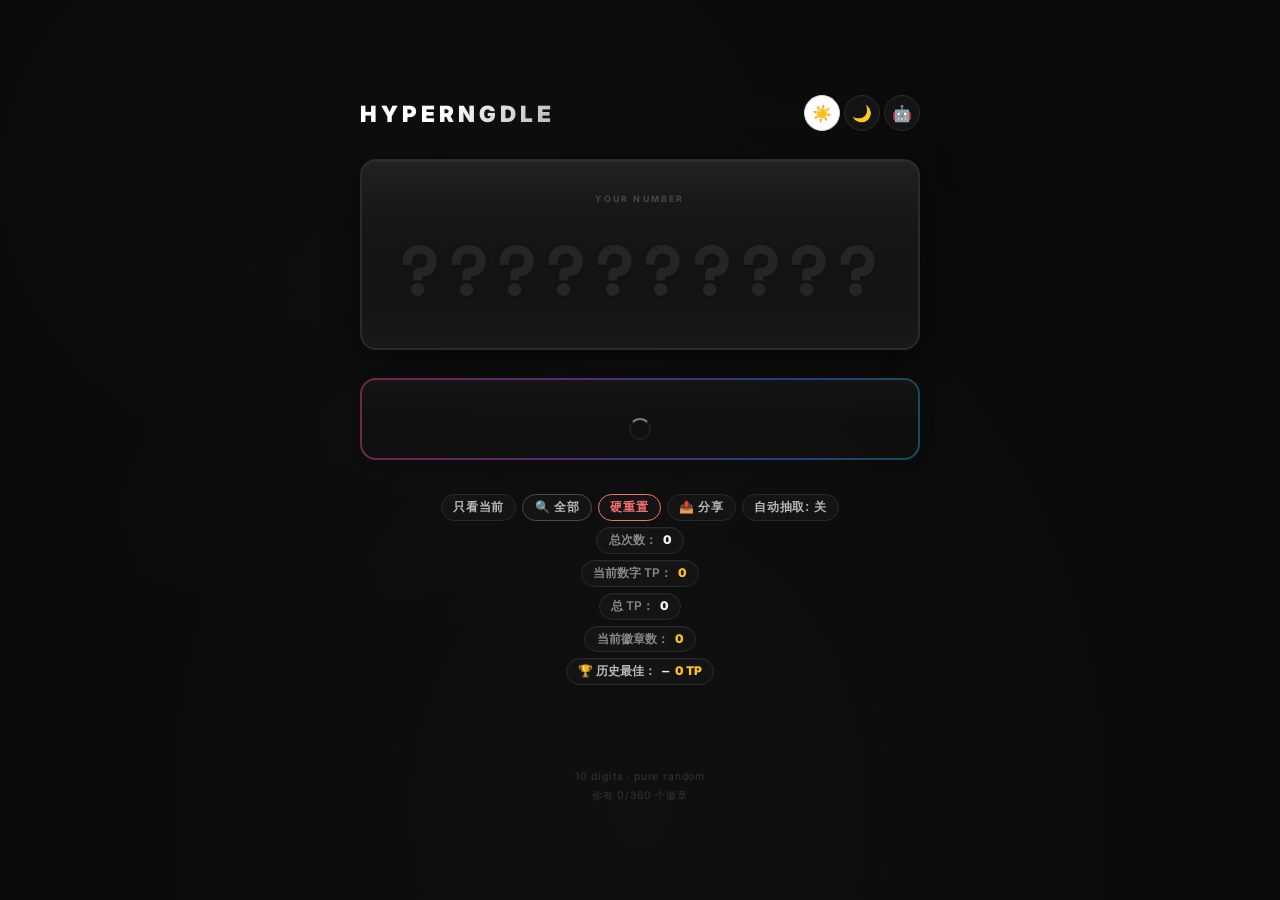
<file: HYPERNGdle/index.html>
<!DOCTYPE html>
<head>
    <meta charset="UTF-8" />
    <title>HYPERNGdle</title>

    <link rel="preconnect" href="https://fonts.googleapis.com" />
    <link rel="preconnect" href="https://fonts.gstatic.com" crossorigin />
    <link href="https://fonts.googleapis.com/css2?family=Inter:opsz,wght@14..32,400;14..32,700;14..32,900&family=Space+Mono:wght@400;700&display=swap" rel="stylesheet" />
    <link rel="stylesheet" href="style.css" />
    <link rel="icon" href="favicon.ico" type="image/x-icon" />
</head>
<body>

    <div class="app" role="main">
        <div class="app-header">
            <h1 class="title">HYPERNGdle</h1>
            <div class="theme-switcher" id="themeSwitcher">
                <button class="theme-btn" data-theme="light" aria-label="亮色主题">☀️</button>
                <button class="theme-btn" data-theme="dark" aria-label="暗色主题">🌙</button>
                <button class="theme-btn" data-theme="auto" aria-label="跟随系统">🤖</button>
            </div>
        </div>

        <div class="number-card" id="numberCard">
            <div class="number-card__label">Your Number</div>
            <div class="number-card__digits" id="digitsContainer">
                <!-- 10 个占位符，JS 会填充 -->
            </div>
        </div>

        <button class="btn-generate" id="generateBtn" aria-label="生成新的10位随机数">
            <span class="btn__text">Generate</span>
            <span class="btn__spinner"></span>
        </button>


        <!-- 徽章 & 得分区域 -->
        <div class="badge-area" id="badgeArea">
            <div class="badge-area__scores">
                <div class="badge-controls">
                    <button id="toggleBadgeDisplay" class="btn-toggle-badges">隐藏未获得徽章</button>
                    <button id="filterBtn" class="btn-toggle-badges btn-filter">🔍 全部</button>
                    <button id="hardResetBtn" class="btn-toggle-badges btn-reset" style="color: #f87171; border-color: #f87171;">硬重置</button>
                    <button class="btn-share" id="shareBtn" aria-label="分享当前数字"><span>📤 分享</span></button>
                    <button id="autoGenerateBtn" class="btn-toggle-badges">自动抽取: 关</button>
                </div>
                <div class="badge-score-item">
                    <span class="badge-score-label">总次数：</span>
                    <span class="badge-score-value" id="totalGenerations">0</span>
                </div>
                <div class="badge-score-item">
                    <span class="badge-score-label">当前数字 TP：</span>
                    <span class="badge-score-value" id="currentScore">0</span>
                </div>
                <div class="badge-score-item">
                    <span class="badge-score-label">总 TP：</span>
                    <span class="badge-score-value" id="totalScore">0</span>
                </div>
                <!-- 新增 -->
                <div class="badge-score-item">
                    <span class="badge-score-label">当前徽章数：</span>
                    <span class="badge-score-value" id="currentBadgeCount">0</span>
                </div>
                <div class="badge-score-item best-record" id="bestRecord">
                    <span class="best-label">🏆 历史最佳：</span>
                    <span class="best-number" id="bestNumber">—</span>
                    <span class="best-score" id="bestScore">0 TP</span>
                </div>
            </div>
            <div class="badge-list" id="badgeList"></div>
        </div>

        <div class="footer">
            <div>10 digits · pure random</div>
            <div class="badge-progress" id="badgeProgress">你有 0/0 个徽章</div>
        </div>
    </div>

    <!-- 按顺序加载 JS -->
    <script src="badge-utils.js"></script>
    <script src="badge-defs.js"></script>
    <script src="badges.js"></script>
    <script src="app.js"></script>
</body>
</html>
</file>
<file: HYPERNGdle/style.css>
/* ===== RNGdle 完美复刻（极致优化版，接近原版） ===== */
*,
*::before,
*::after {
    margin: 0;
    padding: 0;
    box-sizing: border-box;
}

/* ===== 基础变量（暗色主题） ===== */
:root {
    /* 背景与表面 */
    --background: #0a0a0a;
    --surface: #141414;
    --surface-raised: #1e1e1e;
    --surface-dim: #0f0f0f;
    --outline: #2a2a2a;
    --outline-strong: #4a4a4a;
    --outline-mid: #3a3a3a;
    --prose: #f0f0f0;
    --prose-2: #b8b8b8;
    --prose-3: #5a5a5a;
    --prose-body: #d0d0d0;
    --muted: #6a6a6a;

    /* 字体 */
    --font-ui: 'Inter', -apple-system, BlinkMacSystemFont, 'Segoe UI', Roboto, sans-serif;
    --font-mono: 'Space Mono', 'Courier New', monospace;

    /* 半径 */
    --radius: 16px;
    --radius-lg: 12px;
    --radius-md: 8px;

    /* 稀有度颜色（原版风格） */
    --rarity-平庸: #b0b0b0;
    --rarity-普通: #6ee7b7;
    --rarity-罕见: #93c5fd;
    --rarity-稀有: #a78bfa;
    --rarity-史诗: #fbbf24;
    --rarity-传说: #f472b6;
    --rarity-神话: #34d399;
    --rarity-超越: #60a5fa;
    --rarity-终结: #f87171;
    --rarity-无尽: #ff6b6b; /* 会被彩虹覆盖 */

    /* 内部阴影 & 发光 */
    --card-glow: 0 8px 32px rgba(0, 0, 0, 0.6), inset 0 1px 0 rgba(255, 255, 255, 0.05);
    --card-glow-light: 0 8px 32px rgba(0, 0, 0, 0.08), inset 0 1px 0 rgba(255, 255, 255, 0.8);
}

/* ===== 亮色主题覆盖 ===== */
[data-theme="light"] {
    --background: #f8f9fa;
    --surface: #ffffff;
    --surface-raised: #f1f3f5;
    --surface-dim: #e9ecef;
    --outline: #d1d5db;
    --outline-strong: #9ca3af;
    --outline-mid: #b0b8c0;
    --prose: #111827;
    --prose-2: #4b5563;
    --prose-3: #9ca3af;
    --prose-body: #374151;
    --muted: #6b7280;
}

/* ===== 全局样式 ===== */
html {
    font-size: 16px;
    -webkit-font-smoothing: antialiased;
    -moz-osx-font-smoothing: grayscale;
}

body {
    background: var(--background);
    color: var(--prose);
    font-family: var(--font-ui);
    min-height: 100dvh;
    display: flex;
    align-items: center;
    justify-content: center;
    padding: 20px;
    background-image:
        radial-gradient(ellipse at 50% 90%, rgba(255, 255, 255, 0.025) 0%, transparent 70%),
        radial-gradient(ellipse at 30% 20%, rgba(255, 255, 255, 0.015) 0%, transparent 50%);
}

.app {
    width: 100%;
    max-width: 560px;
    display: flex;
    flex-direction: column;
    align-items: center;
    gap: 28px;
}

/* ===== 顶部标题 & 主题切换 ===== */
.app-header {
    width: 100%;
    display: flex;
    align-items: center;
    justify-content: space-between;
    gap: 12px;
}

.title {
    font-size: 1.4rem;
    font-weight: 900;
    letter-spacing: 0.18em;
    text-transform: uppercase;
    color: var(--prose);
    background: linear-gradient(135deg, #ffffff 40%, var(--prose-2) 100%);
    -webkit-background-clip: text;
    -webkit-text-fill-color: transparent;
    background-clip: text;
    filter: drop-shadow(0 0 30px rgba(255, 255, 255, 0.04));
    margin: 0;
}

[data-theme="light"] .title {
    background: linear-gradient(135deg, #1f2937 40%, #4b5563 100%);
    -webkit-background-clip: text;
    -webkit-text-fill-color: transparent;
    background-clip: text;
}

.theme-switcher {
    display: flex;
    gap: 4px;
    flex-shrink: 0;
}

.theme-btn {
    background: var(--surface);
    border: 1px solid var(--outline);
    color: var(--prose-2);
    width: 36px;
    height: 36px;
    border-radius: 50%;
    font-size: 1rem;
    cursor: pointer;
    display: flex;
    align-items: center;
    justify-content: center;
    transition: all 0.2s ease;
    padding: 0;
}

.theme-btn:hover {
    border-color: var(--outline-strong);
    color: var(--prose);
    background: var(--surface-raised);
    transform: scale(1.05);
}

.theme-btn:active {
    transform: scale(0.92);
}

.theme-btn.active {
    border-color: var(--outline-strong);
    color: var(--prose);
    background: var(--surface-raised);
    box-shadow: 0 0 0 2px var(--outline-strong);
}

/* ===== 数字卡片（完全复刻原版ShinyNumberArtifact） ===== */
.number-card {
    width: 100%;
    background: var(--surface);
    border: 2px solid var(--outline);
    border-radius: var(--radius);
    padding: 32px 20px 28px;
    display: flex;
    flex-direction: column;
    align-items: center;
    gap: 6px;
    position: relative;
    overflow: hidden;
    transition: border-color 0.4s ease, box-shadow 0.4s ease;
    box-shadow: var(--card-glow);
}
[data-theme="light"] .number-card {
    box-shadow: var(--card-glow-light);
}

/* 顶部高光 */
.number-card::before {
    content: '';
    position: absolute;
    inset: -1px -1px auto -1px;
    height: 55%;
    background: linear-gradient(180deg,
            rgba(255, 255, 255, 0.06) 0%,
            rgba(255, 255, 255, 0.02) 40%,
            transparent 100%);
    pointer-events: none;
    border-radius: var(--radius) var(--radius) 0 0;
}

/* 底部柔光 */
.number-card::after {
    content: '';
    position: absolute;
    inset: auto -1px -1px -1px;
    height: 30%;
    background: linear-gradient(0deg, rgba(255, 255, 255, 0.02) 0%, transparent 100%);
    pointer-events: none;
    border-radius: 0 0 var(--radius) var(--radius);
}

.number-card--glow {
    border-color: var(--outline-strong);
    box-shadow: 0 8px 40px rgba(255, 255, 255, 0.05), inset 0 0 40px rgba(255, 255, 255, 0.02);
}
[data-theme="light"] .number-card--glow {
    box-shadow: 0 8px 40px rgba(0, 0, 0, 0.08), inset 0 0 40px rgba(0, 0, 0, 0.02);
}

.number-card__label {
    font-size: 0.55rem;
    font-weight: 700;
    letter-spacing: 0.25em;
    text-transform: uppercase;
    color: var(--prose-3);
    position: relative;
    z-index: 1;
    margin-bottom: 6px;
    opacity: 0.7;
}

.number-card__digits {
    display: flex;
    justify-content: center;
    align-items: center;
    gap: 0.04em;
    font-family: var(--font-mono);
    font-weight: 700;
    font-size: clamp(2.4rem, 10vw, 4.4rem);
    letter-spacing: 0.04em;
    color: var(--prose);
    text-shadow: 0 1px 4px rgba(0, 0, 0, 0.6);
    position: relative;
    z-index: 1;
    min-height: 1.4em;
    filter: drop-shadow(0 0 10px rgba(255, 255, 255, 0.04));
}
[data-theme="light"] .number-card__digits {
    text-shadow: 0 1px 4px rgba(0, 0, 0, 0.05);
}

/* 单个数字动画（原版风格） */
.digit {
    display: inline-block;
    transition: color 0.15s ease, transform 0.25s cubic-bezier(0.34, 1.56, 0.64, 1), opacity 0.2s ease;
    min-width: 0.5em;
    text-align: center;
    color: var(--prose-3);
    opacity: 0.25;
    font-weight: 700;
}

.digit--active {
    color: var(--prose);
    opacity: 1;
    transform: scale(1.12);
    text-shadow: 0 0 24px rgba(255, 255, 255, 0.10);
}

.digit--revealed {
    color: var(--prose);
    opacity: 1;
    transform: scale(1);
    text-shadow: 0 0 16px rgba(255, 255, 255, 0.06);
}

.digit--leading-zero {
    opacity: 0.18 !important;
    color: var(--prose-3) !important;
    transform: scale(0.92) !important;
}

/* ===== 生成按钮（原版彩虹边框 + 呼吸） ===== */
.btn-generate {
    width: 100%;
    padding: 18px 12px;
    background: linear-gradient(180deg, #1e1e1e 0%, #0e0e0e 100%);
    color: #fff;
    font-family: var(--font-ui);
    font-size: 1.05rem;
    font-weight: 900;
    letter-spacing: 0.22em;
    text-transform: uppercase;
    border: 2px solid transparent;
    border-radius: var(--radius);
    cursor: pointer;
    transition: all 0.2s cubic-bezier(0.34, 1.56, 0.64, 1);
    position: relative;
    overflow: hidden;
    user-select: none;
    box-shadow: 0 4px 20px rgba(0, 0, 0, 0.5), inset 0 1px 0 rgba(255, 255, 255, 0.05);
    /* 原版彩虹边框效果 */
    background: linear-gradient(var(--surface), var(--surface)) padding-box,
                linear-gradient(100deg, #ec4899, #a855f7, #3b82f6, #10b981, #f97316, #ec4899) border-box;
    background-size: 200% 200%;
    animation: cta-rarity-cycle 14s linear infinite, cta-breathe 2.8s ease-in-out infinite;
}
[data-theme="light"] .btn-generate {
    background: linear-gradient(#ffffff, #f1f3f5) padding-box,
                linear-gradient(100deg, #ec4899, #a855f7, #3b82f6, #10b981, #f97316, #ec4899) border-box;
    background-size: 200% 200%;
    color: #1f2937;
    box-shadow: 0 4px 20px rgba(0, 0, 0, 0.05);
}

/* 按钮内发光层 */
.btn-generate::before {
    content: '';
    position: absolute;
    inset: 0;
    background: linear-gradient(180deg, rgba(255, 255, 255, 0.05) 0%, transparent 60%);
    pointer-events: none;
    border-radius: var(--radius);
}

.btn-generate:hover:not(:disabled) {
    transform: scale(1.015);
    box-shadow: 0 8px 32px rgba(0, 0, 0, 0.6), inset 0 1px 0 rgba(255, 255, 255, 0.08);
    animation-play-state: running, paused;
}
[data-theme="light"] .btn-generate:hover:not(:disabled) {
    box-shadow: 0 8px 32px rgba(0, 0, 0, 0.08);
}

.btn-generate:active:not(:disabled) {
    transform: scale(0.97);
    box-shadow: 0 2px 8px rgba(0, 0, 0, 0.3);
    transition-duration: 0.06s;
}

.btn-generate:disabled {
    opacity: 0.45;
    cursor: not-allowed;
    transform: none;
    box-shadow: 0 4px 16px rgba(0, 0, 0, 0.3);
    animation-play-state: paused, paused;
}

.btn-generate .btn__text {
    transition: opacity 0.2s ease;
    position: relative;
    z-index: 1;
}

.btn-generate .btn__spinner {
    display: none;
    width: 22px;
    height: 22px;
    border: 2.5px solid rgba(255, 255, 255, 0.12);
    border-top-color: #fff;
    border-radius: 50%;
    animation: spin 0.7s linear infinite;
    margin: 0 auto;
    position: relative;
    z-index: 1;
}

.btn-generate.is-loading .btn__text {
    opacity: 0;
}
.btn-generate.is-loading .btn__spinner {
    display: block;
}

@keyframes spin {
    to { transform: rotate(360deg); }
}

/* 彩虹渐变边框动画 */
@keyframes cta-rarity-cycle {
    0%   { background-position: 0% 50%; }
    50%  { background-position: 100% 50%; }
    100% { background-position: 0% 50%; }
}
@keyframes cta-breathe {
    0%, 100% { opacity: 0.9; transform: scale(1); }
    50%     { opacity: 1;   transform: scale(1.01); }
}

/* ===== 徽章区域 ===== */
.badge-area {
    width: 100%;
    display: flex;
    flex-direction: column;
    align-items: center;
    gap: 14px;
    margin-top: 2px;
}

.badge-area__scores {
    display: flex;
    flex-direction: column;
    align-items: center;
    gap: 6px;
    width: 100%;
}

.badge-score-item {
    display: flex;
    align-items: center;
    gap: 6px;
    font-size: 0.75rem;
    font-weight: 600;
    color: var(--prose-2);
    background: var(--surface);
    padding: 0.25rem 0.7rem;
    line-height: 1.4;
    border-radius: 9999px;
    border: 1px solid var(--outline);
    box-shadow: inset 0 1px 0 rgba(255, 255, 255, 0.03);
}

.badge-score-label {
    opacity: 0.7;
}

.badge-score-value {
    color: var(--prose);
    font-weight: 900;
}

/* 得分金色高亮（原版风格） */
#currentScore {
    color: #fbbf24;
}
#currentBadgeCount {
    color: #fbbf24;
}

.badge-list {
    display: flex;
    flex-wrap: wrap;
    justify-content: center;
    gap: 8px;
    min-height: 38px;
    padding: 2px 0;
}

/* ===== 徽章 Pill（完全复刻原版） ===== */
.badge-pill {
    display: inline-flex;
    align-items: center;
    gap: 0.3rem;
    padding: 0.25rem 0.7rem 0.25rem 0.5rem;
    border-radius: 9999px;
    font-family: var(--font-ui);
    font-size: 0.75rem;
    font-weight: 600;
    background: var(--surface-raised);
    border: 1px solid var(--outline);
    color: var(--prose-2);
    transition: transform 0.15s ease, border-color 0.2s ease, box-shadow 0.2s ease;
    box-shadow: inset 0 1px 0 rgba(255, 255, 255, 0.03);
    background-image: radial-gradient(circle at 30% 30%, rgba(255, 255, 255, 0.04) 0%, transparent 70%);
    cursor: default;
}

.badge-pill:hover {
    transform: translateY(-1px) scale(1.02);
    box-shadow: 0 6px 16px rgba(0, 0, 0, 0.4);
}

.badge-pill .badge-emoji {
    font-size: 1rem;
    line-height: 1;
    filter: drop-shadow(0 1px 2px rgba(0, 0, 0, 0.3));
}

.badge-pill .badge-name {
    color: var(--prose);
    font-weight: 600;
}

.badge-pill .badge-rarity,
.badge-pill .badge-new {
    font-size: 0.5rem;
    padding: 2px 10px;
    border-radius: 20px;
    line-height: 1.4;
    font-weight: 700;
    letter-spacing: 0.08em;
    text-transform: uppercase;
}
.badge-pill .badge-rarity {
    background: rgba(255,255,255,0.05);
    border: 1px solid currentColor;
    color: inherit; /* 由父级控制 */
}
.badge-pill .badge-new {
    background: rgba(251,191,36,0.15);
    border: 1px solid #fbbf24;
    color: #fbbf24;
}

.badge-pill .badge-score {
    font-size: 0.55rem;
    font-weight: 700;
    letter-spacing: 0.04em;
    padding: 2px 10px;
    border-radius: 20px;
    background: rgba(255, 255, 255, 0.05);
    border: 1px solid rgba(255, 255, 255, 0.12);
    color: var(--prose-2);
    line-height: 1.4;
    white-space: nowrap;
}

/* 稀有度颜色变体（与原版 badge-pill--xxx 一致） */
.badge-pill--平庸 {
    border-color: var(--rarity-平庸);
    color: var(--rarity-平庸);
    background: rgba(176, 176, 176, 0.07);
    box-shadow: 0 0 6px rgba(176, 176, 176, 0.1);
}
.badge-pill--平庸 .badge-rarity {
    color: var(--rarity-平庸);
    border-color: var(--rarity-平庸);
}

.badge-pill--普通 {
    border-color: var(--rarity-普通);
    color: var(--rarity-普通);
    background: rgba(110, 231, 183, 0.07);
    box-shadow: 0 0 8px rgba(110, 231, 183, 0.15);
}
.badge-pill--普通 .badge-rarity {
    color: var(--rarity-普通);
    border-color: var(--rarity-普通);
}

.badge-pill--罕见 {
    border-color: var(--rarity-罕见);
    color: var(--rarity-罕见);
    background: rgba(147, 197, 253, 0.07);
    box-shadow: 0 0 10px rgba(147, 197, 253, 0.2);
}
.badge-pill--罕见 .badge-rarity {
    color: var(--rarity-罕见);
    border-color: var(--rarity-罕见);
}

.badge-pill--稀有 {
    border-color: var(--rarity-稀有);
    color: var(--rarity-稀有);
    background: rgba(167, 139, 250, 0.07);
    box-shadow: 0 0 12px rgba(167, 139, 250, 0.25);
}
.badge-pill--稀有 .badge-rarity {
    color: var(--rarity-稀有);
    border-color: var(--rarity-稀有);
}

.badge-pill--史诗 {
    border-color: var(--rarity-史诗);
    color: var(--rarity-史诗);
    background: rgba(251, 191, 36, 0.07);
    box-shadow: 0 0 14px rgba(251, 191, 36, 0.3);
}
.badge-pill--史诗 .badge-rarity {
    color: var(--rarity-史诗);
    border-color: var(--rarity-史诗);
}

.badge-pill--传说 {
    border-color: var(--rarity-传说);
    color: var(--rarity-传说);
    background: rgba(244, 114, 182, 0.07);
    box-shadow: 0 0 16px rgba(244, 114, 182, 0.35);
}
.badge-pill--传说 .badge-rarity {
    color: var(--rarity-传说);
    border-color: var(--rarity-传说);
}

.badge-pill--神话 {
    border-color: var(--rarity-神话);
    color: var(--rarity-神话);
    background: rgba(52, 211, 153, 0.07);
    box-shadow: 0 0 18px rgba(52, 211, 153, 0.4);
}
.badge-pill--神话 .badge-rarity {
    color: var(--rarity-神话);
    border-color: var(--rarity-神话);
}

.badge-pill--超越 {
    border-color: var(--rarity-超越);
    color: var(--rarity-超越);
    background: rgba(96, 165, 250, 0.07);
    box-shadow: 0 0 20px rgba(96, 165, 250, 0.45);
}
.badge-pill--超越 .badge-rarity {
    color: var(--rarity-超越);
    border-color: var(--rarity-超越);
}

/* 终结：红色填充 */
.badge-pill--终结 {
    border-color: #f87171;
    color: #fff;
    background: #f87171;
    box-shadow: 0 0 24px rgba(248, 113, 113, 0.5);
}
.badge-pill--终结 .badge-rarity {
    color: #fff;
    border-color: rgba(255, 255, 255, 0.6);
    background: rgba(0, 0, 0, 0.15);
}
.badge-pill--终结 .badge-score {
    color: #fff;
    border-color: rgba(255, 255, 255, 0.4);
    background: rgba(0, 0, 0, 0.1);
}

/* 无尽：彩虹渐变 */
.badge-pill--无尽 {
    border-color: transparent;
    color: #fff;
    background: linear-gradient(135deg, #ff0000, #ff7f00, #ffff00, #00ff00, #0000ff, #8b00ff, #ff0000);
    background-size: 400% 400%;
    animation: rainbow-bg 6s ease infinite;
    box-shadow: 0 0 20px rgba(255, 255, 255, 0.25);
    text-shadow: 0 1px 4px rgba(0, 0, 0, 0.4);
}
.badge-pill--无尽 .badge-rarity {
    color: #fff;
    border-color: rgba(255, 255, 255, 0.6);
    background: rgba(0, 0, 0, 0.15);
}
.badge-pill--无尽 .badge-score {
    color: #fff;
    border-color: rgba(255, 255, 255, 0.4);
    background: rgba(0, 0, 0, 0.1);
}
.badge-pill--无尽:hover {
    transform: translateY(-1px) scale(1.02);
    box-shadow: 0 0 30px rgba(255, 255, 255, 0.35);
}
@keyframes rainbow-bg {
    0% { background-position: 0% 50%; }
    50% { background-position: 100% 50%; }
    100% { background-position: 0% 50%; }
}

/* 非活跃/已禁用徽章 */
.badge-pill--inactive {
    opacity: 0.3;
    filter: grayscale(0.3);
    transition: opacity 0.3s ease, filter 0.3s ease;
}

/* ===== 控制按钮组 ===== */
.badge-controls {
    width: 100%;
    display: flex;
    justify-content: center;
    margin-top: 4px;
    gap: 6px;
    flex-wrap: wrap;
}

.btn-toggle-badges,
.btn-share {
    background: var(--surface);
    border: 1px solid var(--outline);
    color: var(--prose-2);
    font-weight: 600;
    cursor: pointer;
    transition: all 0.2s ease;
    letter-spacing: 0.06em;
    user-select: none;
    /* 新增统一属性 */
    justify-content: center;
    display: inline-flex;
    align-items: center;
    gap: 4px;
    white-space: nowrap;         /* 防止文字换行 */
    font-size: 0.75rem;
    padding: 0.25rem 0.7rem;
    line-height: 1.4;
    min-width: auto;
    border-radius: 9999px;
}

.btn-toggle-badges:hover {
    border-color: var(--outline-strong);
    color: var(--prose);
    background: var(--surface-raised);
}

.btn-toggle-badges:active {
    transform: scale(0.96);
}

/* 筛选按钮（与徽章稀有度颜色匹配） */
.btn-filter {
    justify-content: center;
}

.btn-filter.filter-all {
    border-color: var(--outline-strong);
    color: var(--prose-2);
    background: var(--surface);
}
.btn-filter.filter-all:hover {
    border-color: var(--prose-2);
    color: var(--prose);
    background: var(--surface-raised);
}

/* 稀有度筛选按钮（与徽章颜色一致） */
.btn-filter.badge-pill--平庸 {
    border-color: var(--rarity-平庸);
    color: var(--rarity-平庸);
    background: rgba(176, 176, 176, 0.06);
}
.btn-filter.badge-pill--平庸:hover {
    background: rgba(176, 176, 176, 0.12);
}

.btn-filter.badge-pill--普通 {
    border-color: var(--rarity-普通);
    color: var(--rarity-普通);
    background: rgba(110, 231, 183, 0.06);
}
.btn-filter.badge-pill--普通:hover {
    background: rgba(110, 231, 183, 0.12);
}

.btn-filter.badge-pill--罕见 {
    border-color: var(--rarity-罕见);
    color: var(--rarity-罕见);
    background: rgba(147, 197, 253, 0.06);
}
.btn-filter.badge-pill--罕见:hover {
    background: rgba(147, 197, 253, 0.12);
}

.btn-filter.badge-pill--稀有 {
    border-color: var(--rarity-稀有);
    color: var(--rarity-稀有);
    background: rgba(167, 139, 250, 0.06);
}
.btn-filter.badge-pill--稀有:hover {
    background: rgba(167, 139, 250, 0.12);
}

.btn-filter.badge-pill--史诗 {
    border-color: var(--rarity-史诗);
    color: var(--rarity-史诗);
    background: rgba(251, 191, 36, 0.06);
}
.btn-filter.badge-pill--史诗:hover {
    background: rgba(251, 191, 36, 0.12);
}

.btn-filter.badge-pill--传说 {
    border-color: var(--rarity-传说);
    color: var(--rarity-传说);
    background: rgba(244, 114, 182, 0.06);
}
.btn-filter.badge-pill--传说:hover {
    background: rgba(244, 114, 182, 0.12);
}

.btn-filter.badge-pill--神话 {
    border-color: var(--rarity-神话);
    color: var(--rarity-神话);
    background: rgba(52, 211, 153, 0.06);
}
.btn-filter.badge-pill--神话:hover {
    background: rgba(52, 211, 153, 0.12);
}

.btn-filter.badge-pill--超越 {
    border-color: var(--rarity-超越);
    color: var(--rarity-超越);
    background: rgba(96, 165, 250, 0.06);
}
.btn-filter.badge-pill--超越:hover {
    background: rgba(96, 165, 250, 0.12);
}

/* 终结筛选按钮：红色填充 */
.btn-filter.badge-pill--终结 {
    border-color: #f87171;
    color: #fff;
    background: #f87171;
}
.btn-filter.badge-pill--终结:hover {
    filter: brightness(1.1);
}

.btn-filter.badge-pill--无尽 {
    border-color: transparent;
    color: #fff;
    background: linear-gradient(135deg, #ff0000, #ff7f00, #ffff00, #00ff00, #0000ff, #8b00ff, #ff0000);
    background-size: 400% 400%;
    animation: rainbow-bg 6s ease infinite;
}
.btn-filter.badge-pill--无尽:hover {
    filter: brightness(1.1);
}

/* 重置按钮 */
.btn-reset {
    color: #f87171 !important;
    border-color: #f87171 !important;
}
.btn-reset:hover {
    background: rgba(248, 113, 113, 0.1) !important;
}

/* 分享按钮 */
.btn-share:hover {
    border-color: var(--outline-strong);
    color: var(--prose);
    background: var(--surface-raised);
}
.btn-share:active {
    transform: scale(0.96);
}

/* ===== 最佳记录 & 底部信息 ===== */
.best-record .best-number {
    font-family: var(--font-mono);
    font-weight: 700;
    color: var(--prose);
    letter-spacing: 0.04em;
}
.best-record .best-score {
    font-weight: 900;
    color: #fbbf24;
}

.footer {
    font-size: 0.65rem;
    color: var(--prose-3);
    letter-spacing: 0.08em;
    text-align: center;
    opacity: 0.5;
    font-weight: 400;
    line-height: 1.6;
    display: flex;
    flex-direction: column;
    align-items: center;
    gap: 2px;
    margin-top: 4px;
}

.footer > div {
    gap: 2px
}


/* ===== 卡片入场动画 ===== */
@keyframes card-enter {
    0% {
        opacity: 0.6;
        transform: scale(0.96) translateY(6px);
    }
    60% {
        opacity: 1;
        transform: scale(1.01) translateY(-2px);
    }
    100% {
        opacity: 1;
        transform: scale(1) translateY(0);
    }
}

.card-enter {
    animation: card-enter 0.5s cubic-bezier(0.34, 1.56, 0.64, 1) forwards;
}

/* ===== 得分高亮（徽章活跃时） ===== */
.badge-score--active {
    color: #fbbf24 !important;
    border-color: #fbbf24 !important;
    background: rgba(251, 191, 36, 0.15) !important;
}

/* ===== 响应式 ===== */
/* ===== 移动端额外优化 ===== */
@media (max-width: 480px) {
    .app {
        gap: 20px;
        padding: 0 12px;
    }

    .number-card {
        padding: 24px 16px 20px;
        border-radius: var(--radius-lg);
    }

    .number-card__digits {
        font-size: clamp(2rem, 14vw, 3.4rem);
        letter-spacing: 0.02em;
        gap: 0.02em;
    }

    .btn-generate {
        padding: 16px 14px;
        font-size: 0.9rem;
        letter-spacing: 0.15em;
        border-radius: var(--radius-lg);
    }

    .badge-score-item {
        gap: 4px;
        flex-wrap: wrap;
        justify-content: center;
        font-size: 0.65rem;
        padding: 0.2rem 0.5rem;
    }

    .badge-list {
        gap: 6px;
        padding: 0 4px;
    }

    .badge-pill {
        font-size: 0.65rem;
        padding: 0.2rem 0.5rem 0.2rem 0.4rem;
        gap: 0.2rem;
        border-radius: 20px;
    }

    .badge-pill .badge-emoji {
        font-size: 0.8rem;
    }
    .badge-pill .badge-rarity,
    .badge-pill .badge-score,
    .badge-pill .badge-new {
        font-size: 0.45rem;
        padding: 1px 6px;
    }

    .badge-controls {
        gap: 4px;
        flex-wrap: wrap;
        justify-content: center;
    }

    .btn-toggle-badges,
    .btn-share {
        min-width: auto;         /* 宽度由内容决定，不强制固定 */
        border-radius: 40px;     /* 保留按钮圆角 */
        background: var(--surface);
        border: 1px solid var(--outline);
        display: inline-flex;
        align-items: center;
        justify-content: center;
        gap: 4px;
        font-size: 0.65rem;
        padding: 0.2rem 0.5rem;
    }

    .btn-filter {
        min-width: 56px;
    }

    .footer {
        font-size: 0.55rem;
        gap: 1px;
    }

}

/* 超小屏（< 380px）进一步压缩 */
@media (max-width: 380px) {
    .number-card__digits {
        font-size: clamp(1.6rem, 12vw, 2.6rem);
    }
    .badge-pill {
        font-size: 0.55rem;
        padding: 0.15rem 0.4rem;
        gap: 0.1rem;
    }
    .badge-pill .badge-rarity,
    .badge-pill .badge-score,
    .badge-pill .badge-new {
        font-size: 0.4rem;
        padding: 0 4px;
    }
    .btn-generate {
        font-size: 0.8rem;
        padding: 14px 10px;
    }
    .badge-score-item {
        font-size: 0.7rem;
        padding: 3px 10px;
    }
}

.footer.footer-gold {
    color: #fbbf24 !important;
    text-shadow: 0 0 12px rgba(251, 191, 36, 0.5), 0 0 30px rgba(251, 191, 36, 0.2);
    font-weight: 700;
    transition: all 0.5s ease;
}
.footer.footer-gold > div {
    color: inherit;
    text-shadow: inherit;
}
</file>
